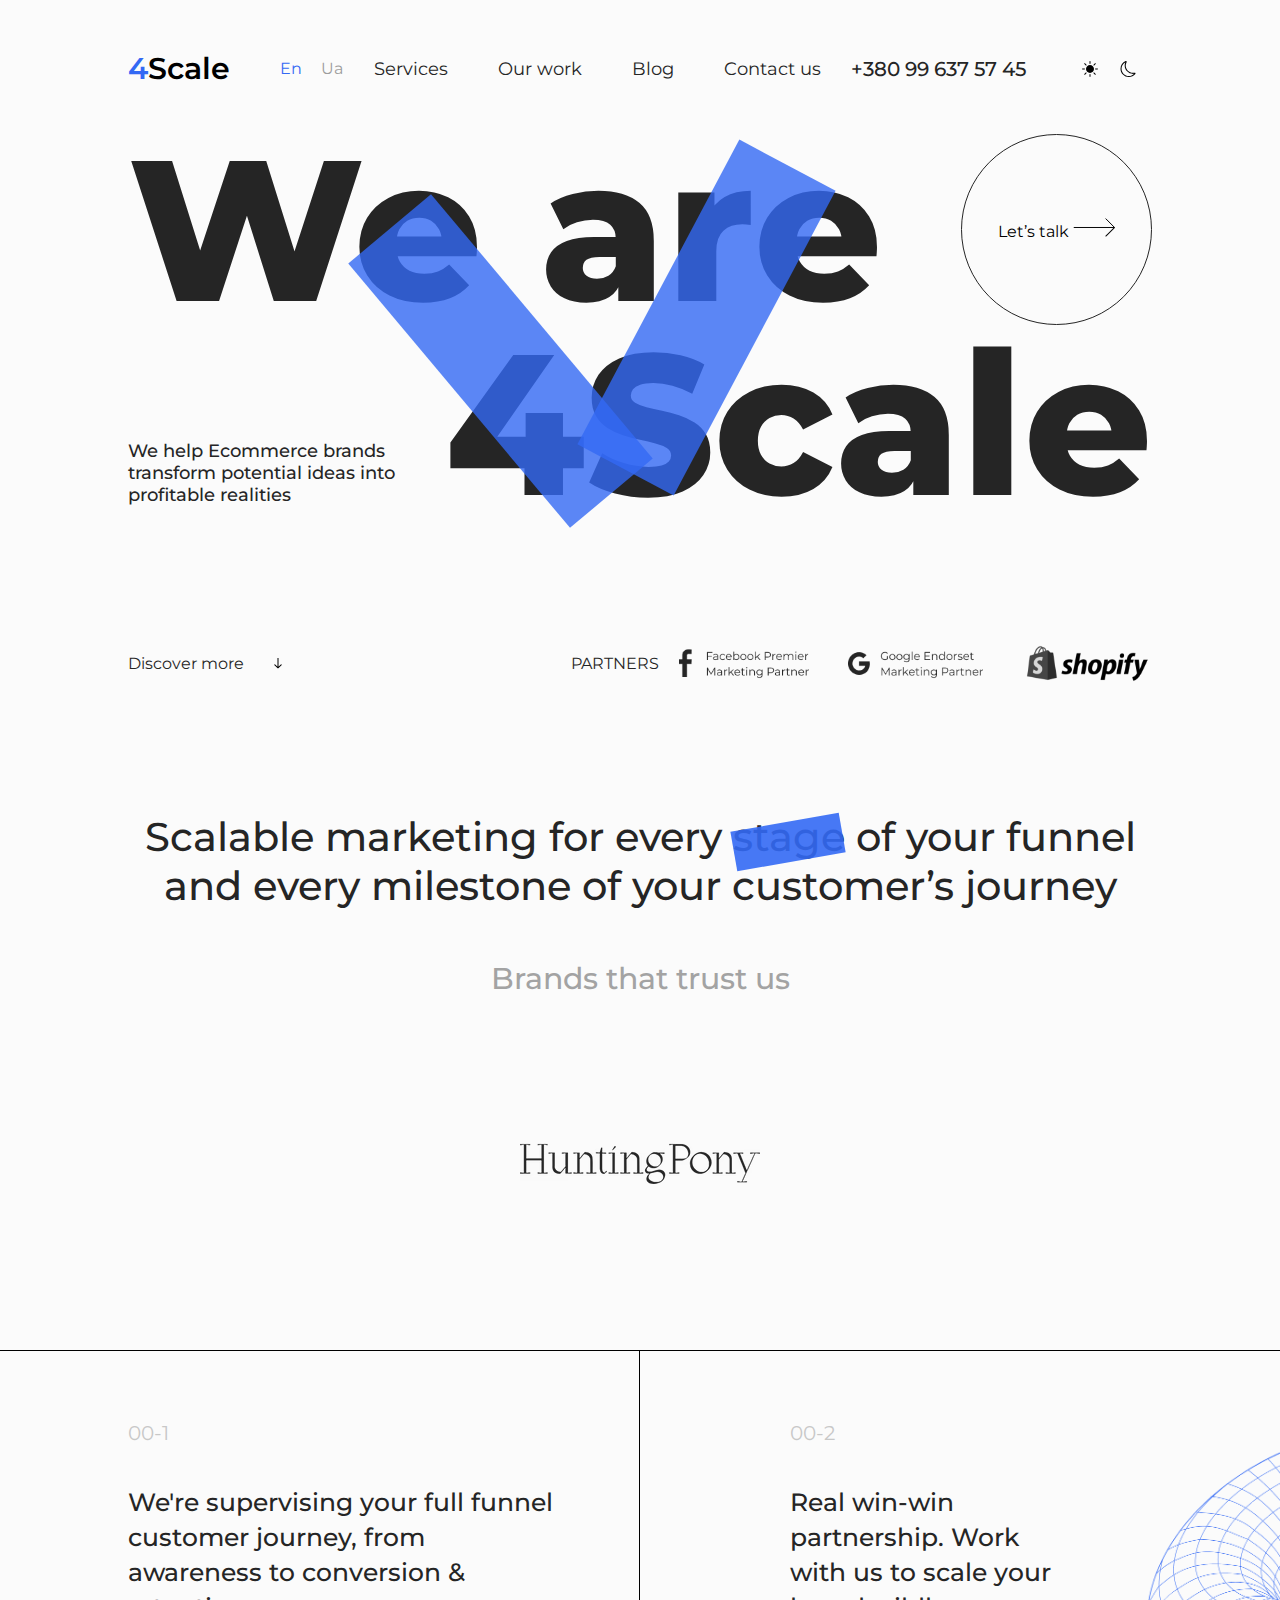
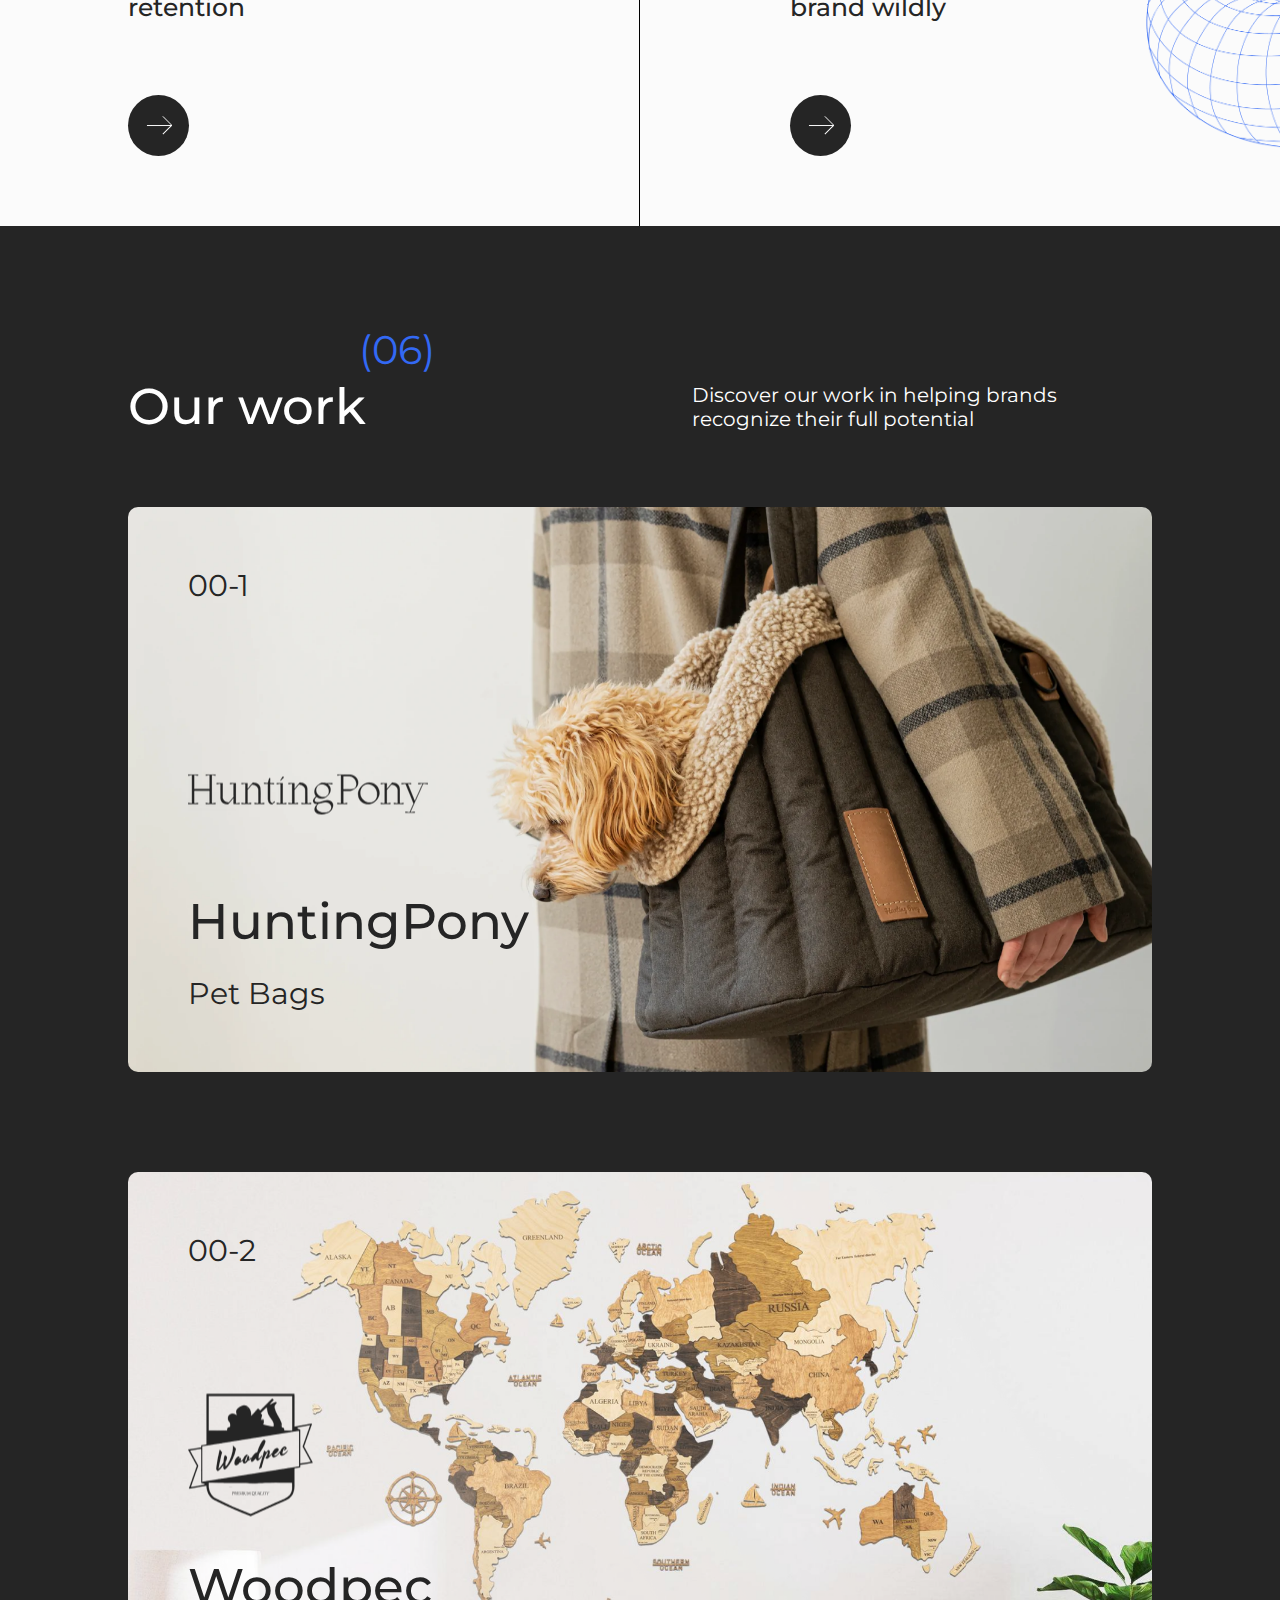
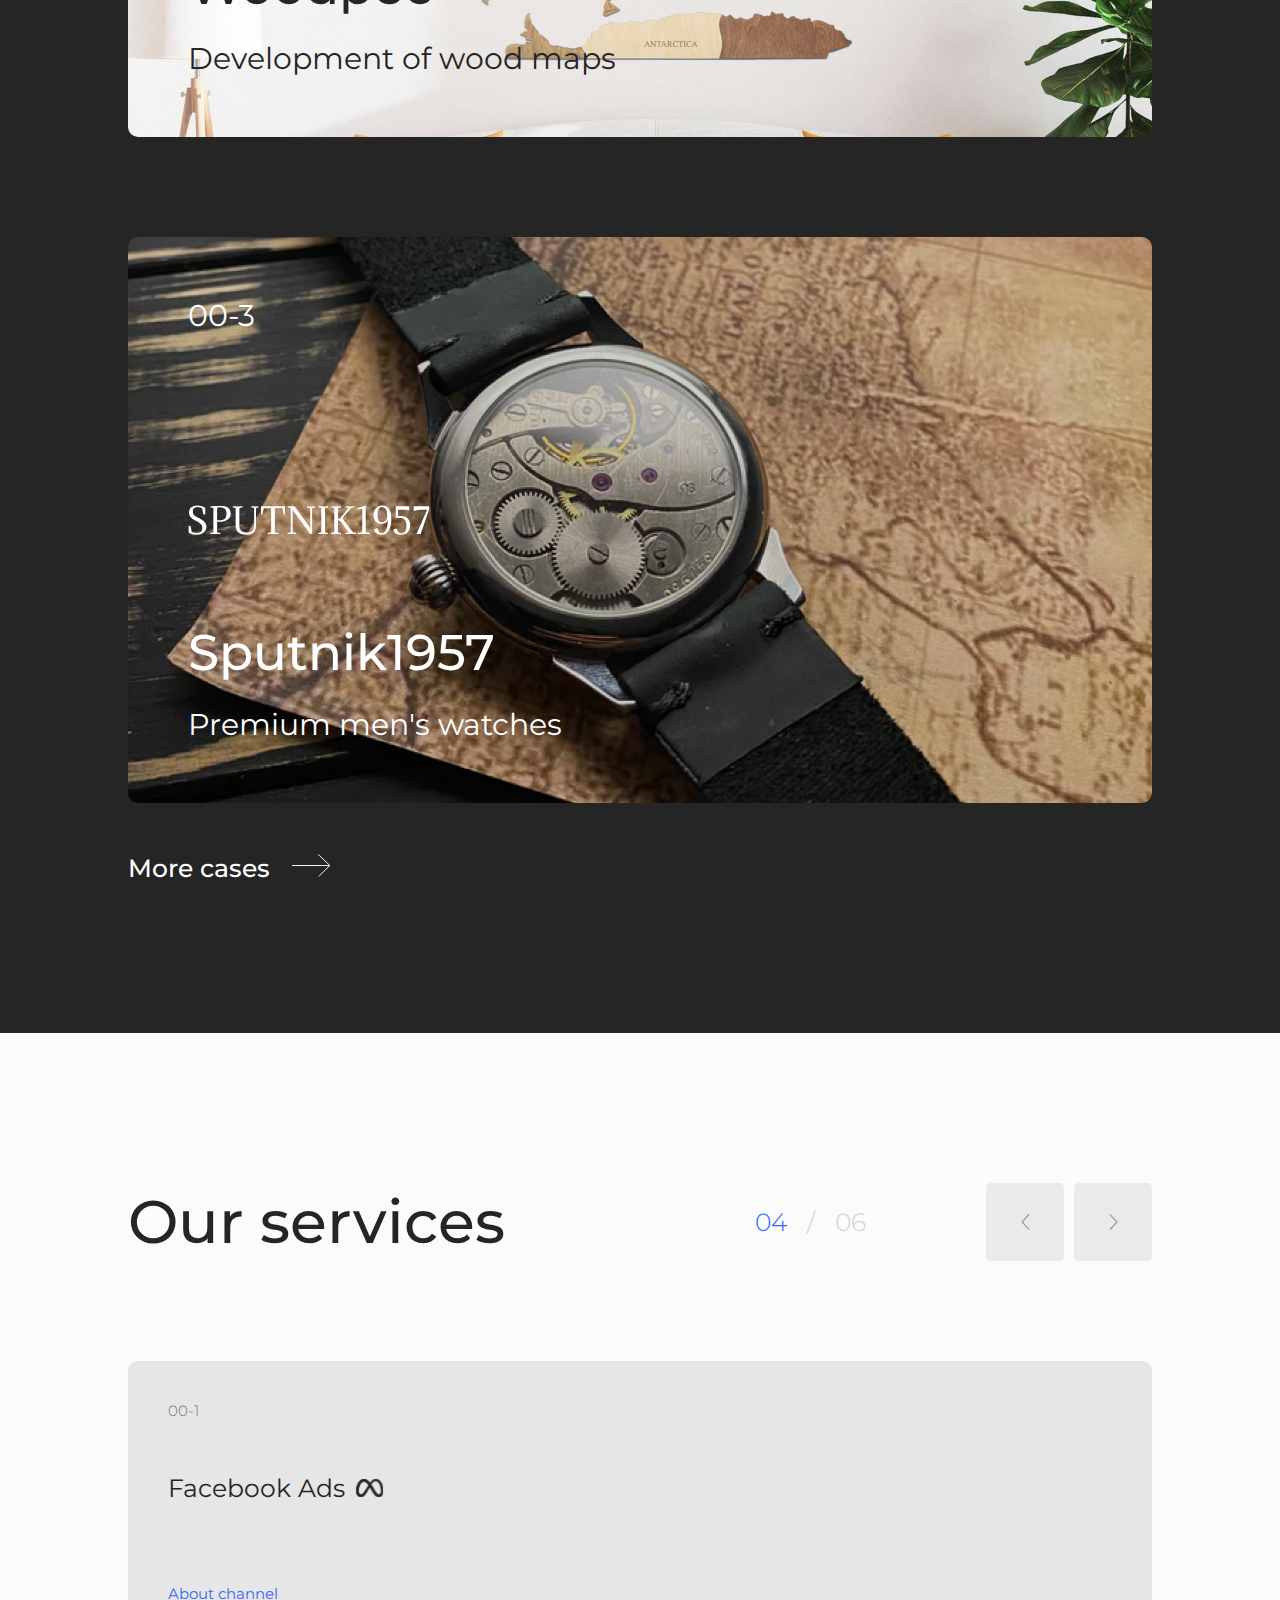
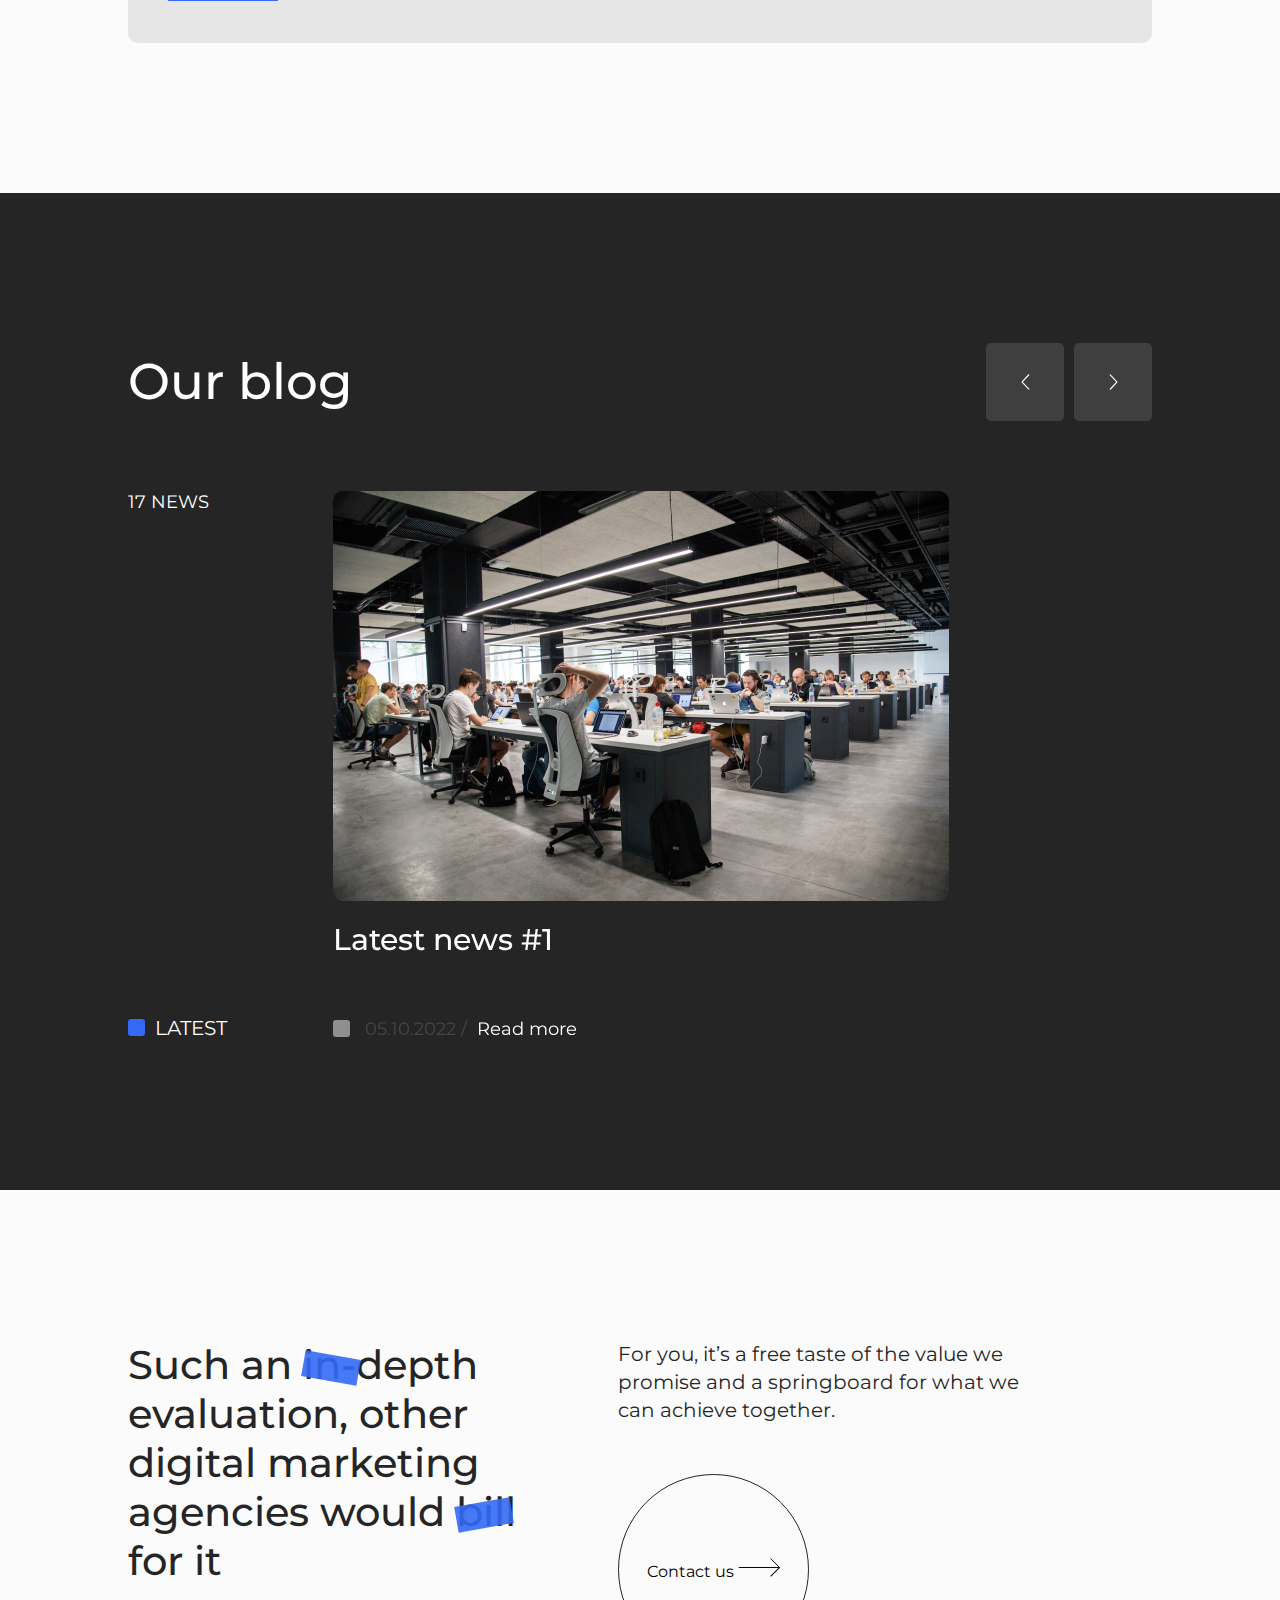
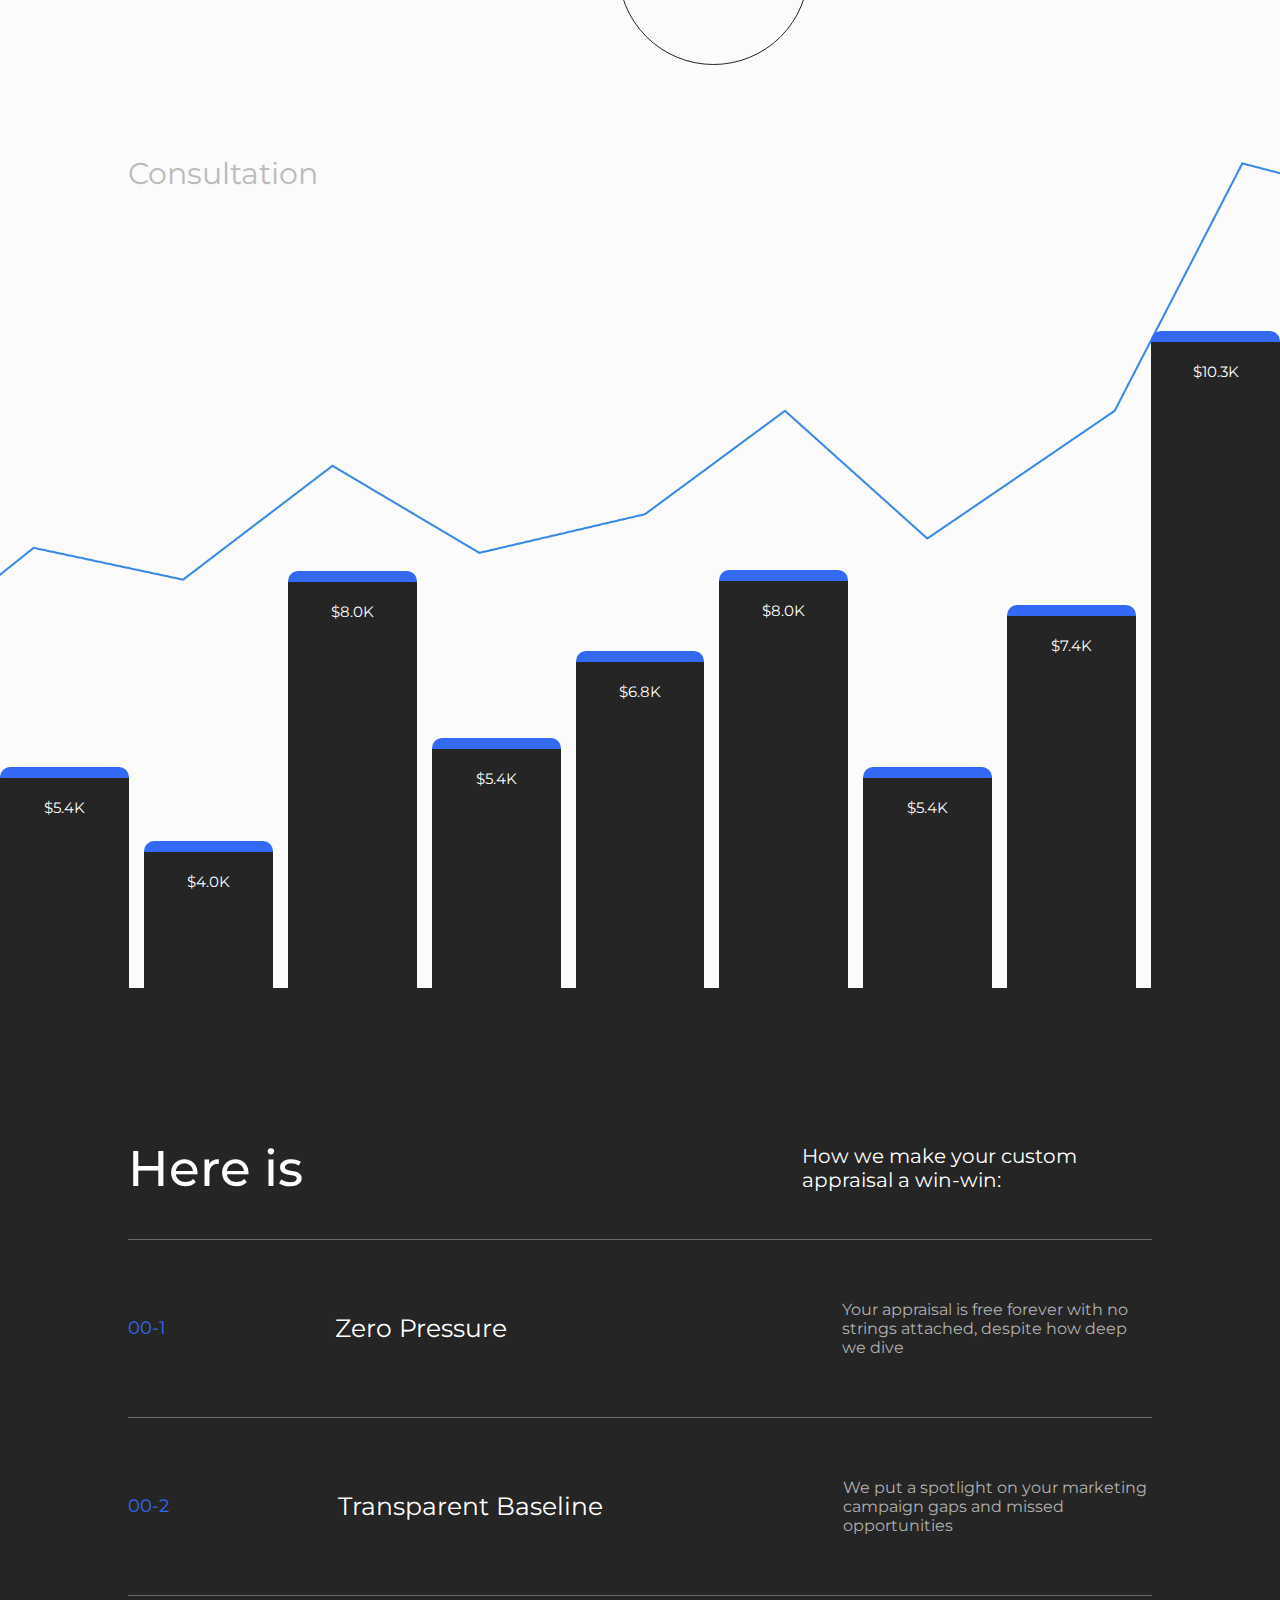
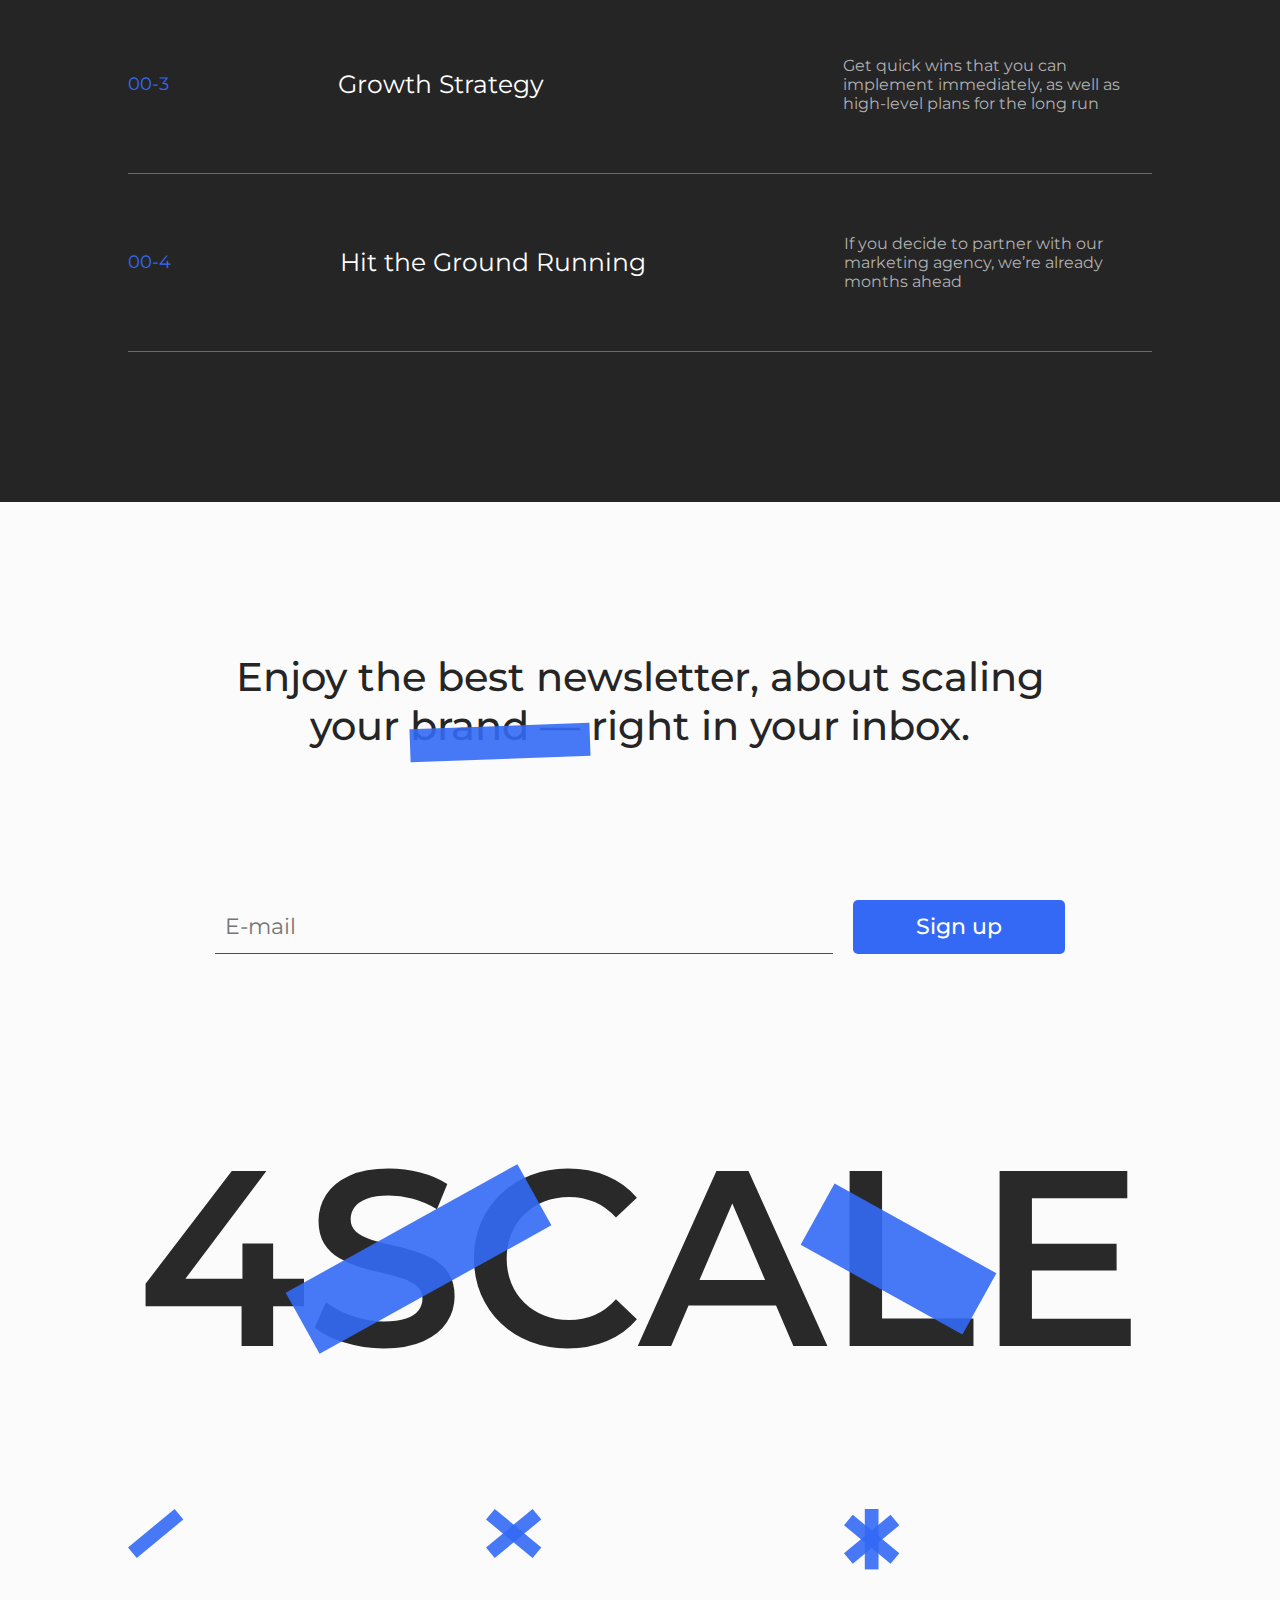
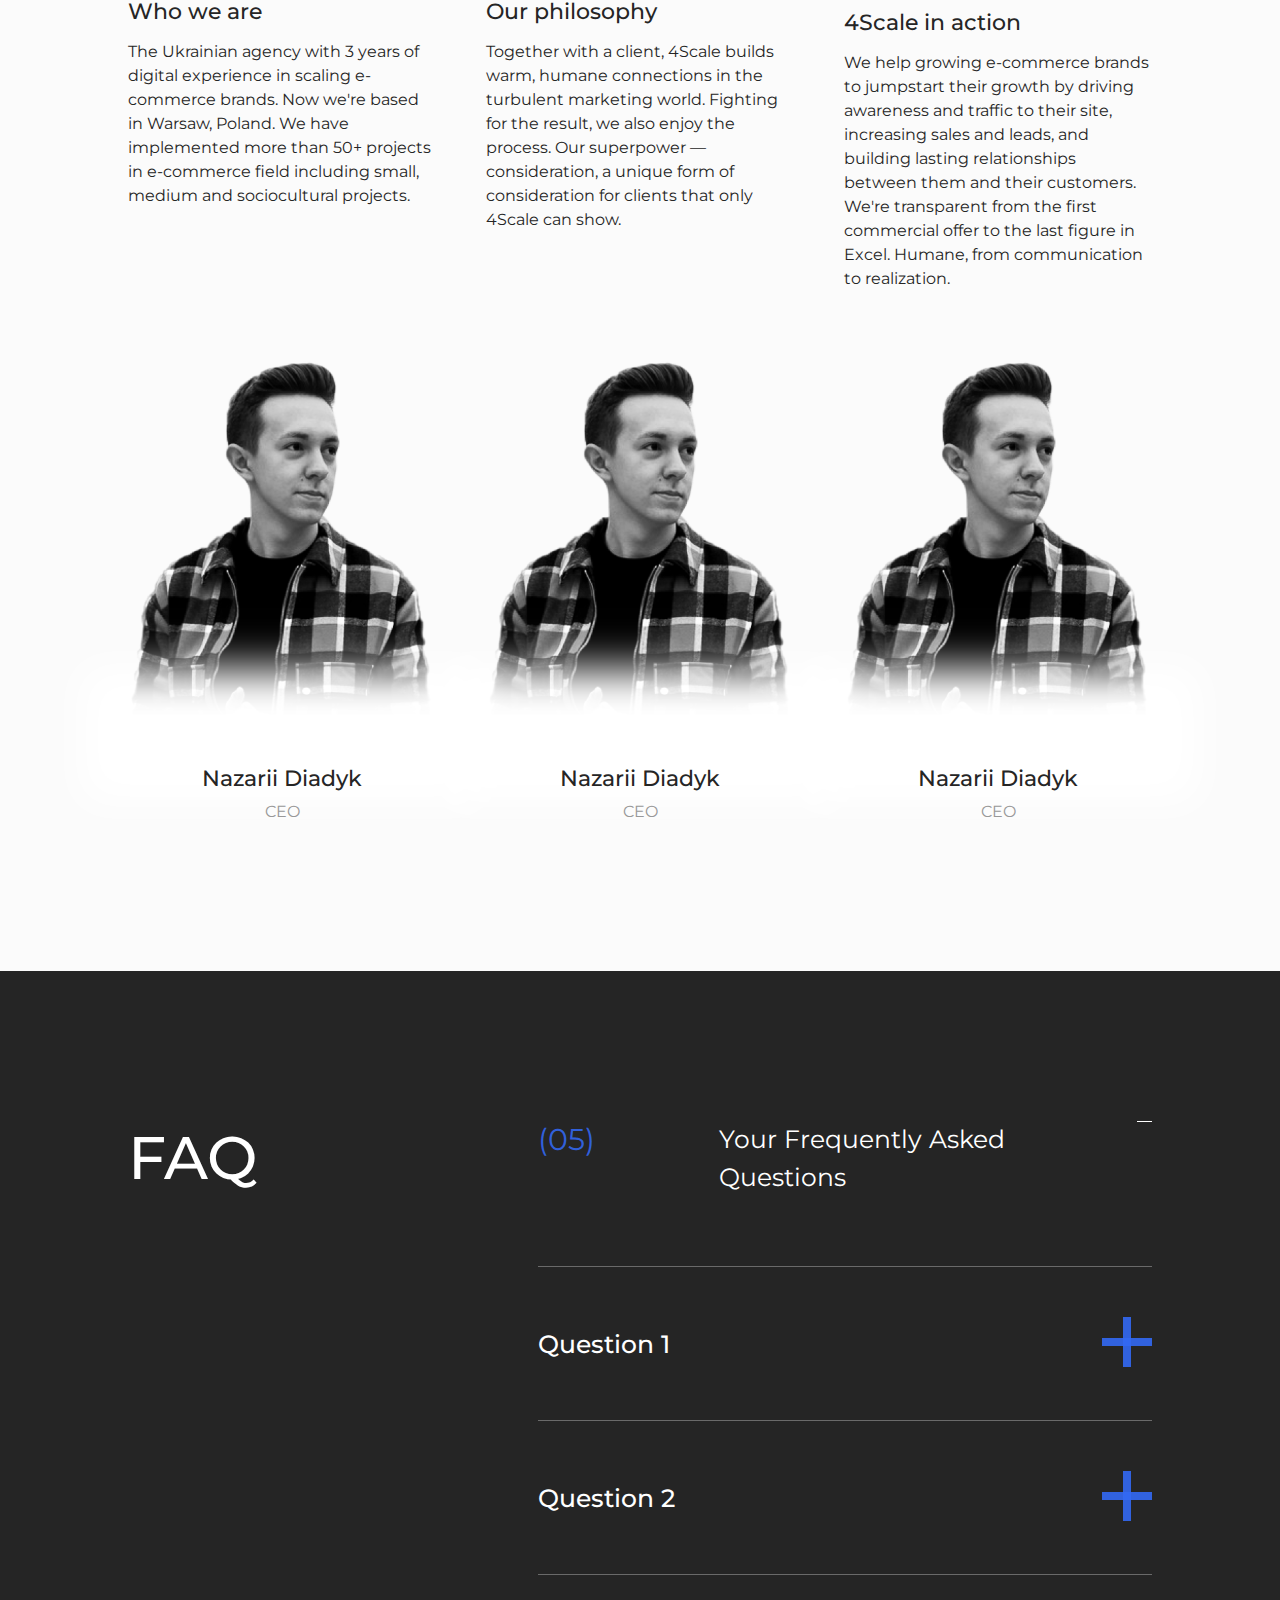
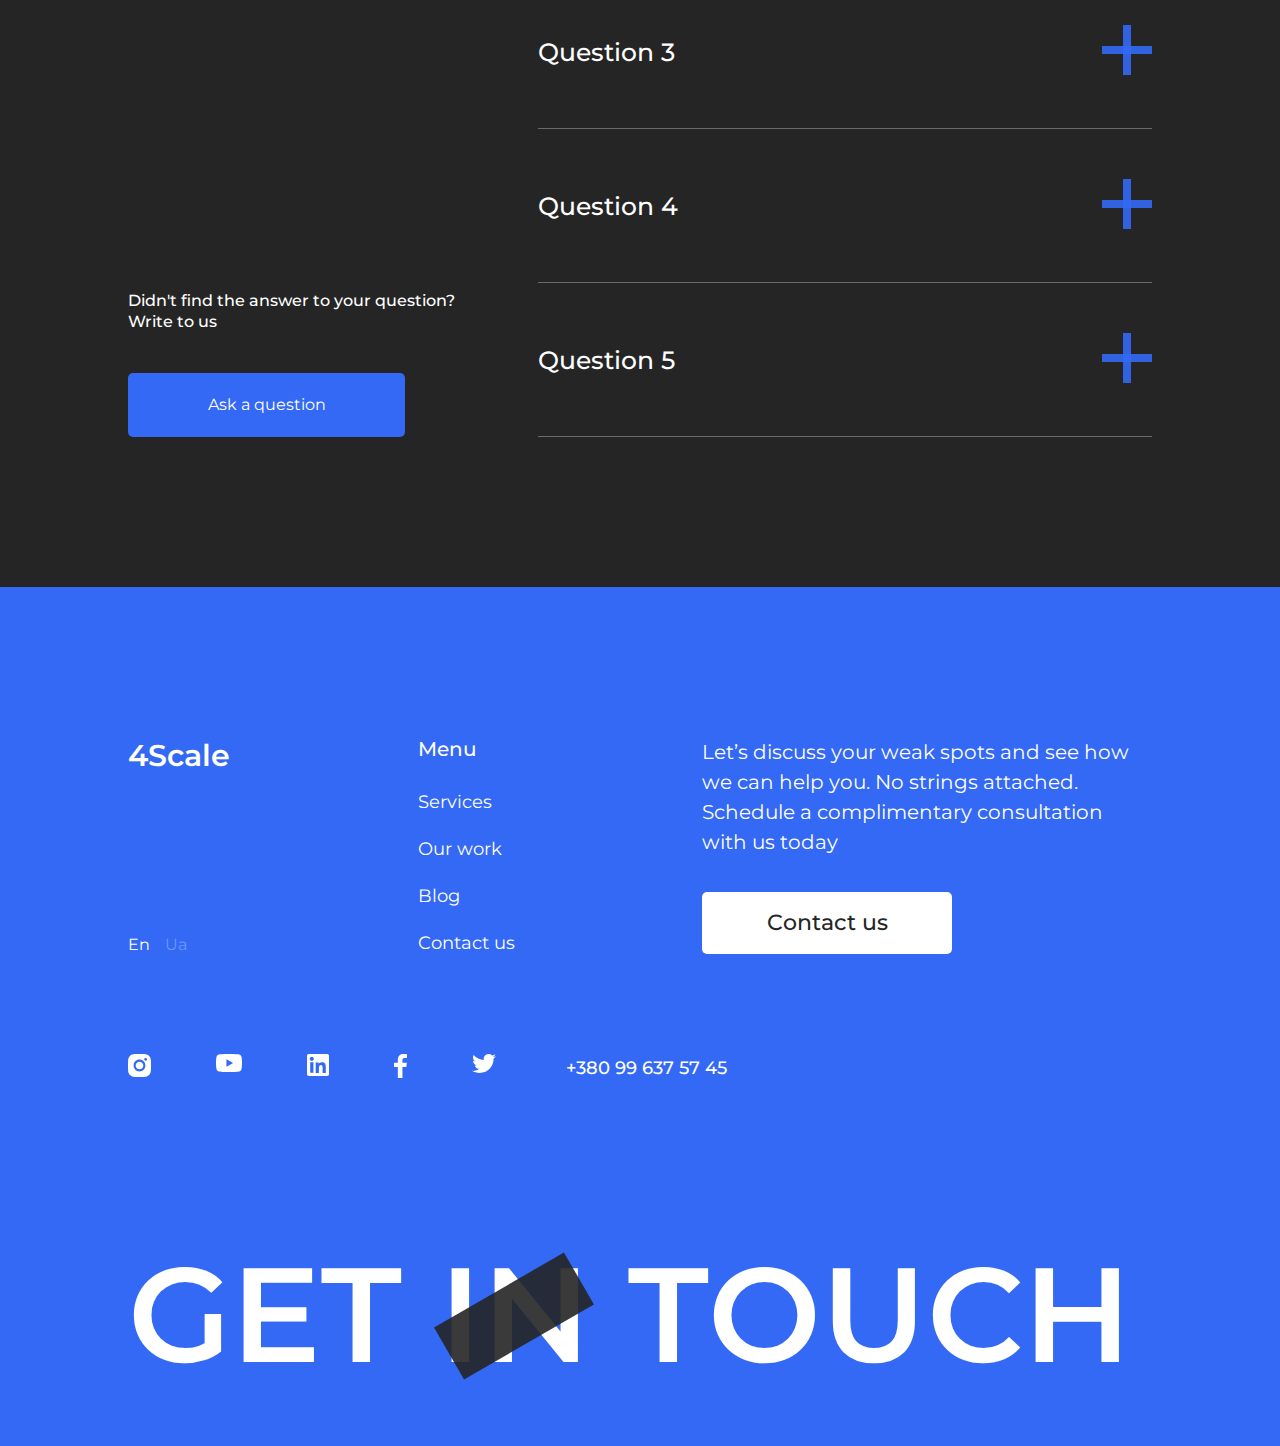
<file: index.html>
<!DOCTYPE html>
<html lang="en">
<head>
    <meta charset="UTF-8">
    <meta http-equiv="X-UA-Compatible" content="IE=edge">
    <meta name="viewport" content="width=device-width, initial-scale=1.0">
    <meta name="description" content="" > <!--TODO-->
    <meta name="keywords" content="" > <!--TODO-->
    <meta property="og:title"  content="We are 4Scale" />
    <meta property="og:description" content="We help Ecommerce brands transform potential ideas into profitable realities" />
    <meta property="og:image" content="/success/resourse/service/meta/meta_en.png" />
    <script src="https://code.jquery.com/jquery-3.6.1.min.js"integrity="sha256-o88AwQnZB+VDvE9tvIXrMQaPlFFSUTR+nldQm1LuPXQ="crossorigin="anonymous"></script>
    <link rel="stylesheet"href="https://cdn.jsdelivr.net/npm/swiper@8/swiper-bundle.min.css"/>  
    <script src="https://cdn.jsdelivr.net/npm/swiper@8/swiper-bundle.min.js"></script>
    <link rel="stylesheet" href="/success/style/style.min.css"/>
    <script src="/success/script/component/lib/jquery.cookie.js"></script>
    <title>4Scale</title>
</head>
<body>
    <div class="popup-more">
        <div class="wrapper">   
            <button class="close close-more">
                <svg width="28" height="28" viewBox="0 0 28 28" fill="none" xmlns="http://www.w3.org/2000/svg">
                    <path d="M1 1L27 27" stroke="#3369F4" stroke-width="1.5"/>
                    <path d="M27 1L0.999998 27" stroke="#3369F4" stroke-width="1.5"/>
                    </svg>                    
            </button>
            <div class="section_left">
                <h2>WE'RE SUPERVISING YOUR FULL FUNNEL CUSTOMER JOURNEY, FROM AWARENESS TO CONVERSION & RETENTION</h2>
                <span class="pre-title">Multichannel growth brand</span>
                <ol class="list">
                    <li><span class="num">01</span> <p>You can understand the true levers that make your eCommerce business grow</p> </li>
                    <li><span class="num">02</span> <p>We’ll help you execute a strategy that goes beyond “one marketing channel”, as well as effectively integrate all channels working together</p> </li>
                    <li><span class="num">03</span> <p>We’ll help you unlock your unique growth loops and put them into action with frameworks and strategies that drive rapid growth and maximize revenue potential</p> </li>
                </ol>
                <a href="#">Let’s talk</a>
            </div>
            <div class="section_right">
                <h2>REAL WIN-WIN PARTNERSHIP. Work with us to scale your brand wildly</h2>
                <ol class="list">
                    <li><span class="num">01</span> <p>Stop worrying about an agency overtaking. Our team will integrate as partners and cooperate with your existing team to become an extension of its capabilities and experience</p> </li>
                    <li><span class="num">02</span> <p>You’ll receive detailed weekly/monthly strategic reports and actions based on data. You can be fully aware of the progress we make</p> </li>
                    <li><span class="num">03</span> <p>We’ll always be in touch, give quick feedback</p> </li>
                </ol>
                <a href="#">Let’s talk</a>
            </div>
        </div>
    </div>
    <div class="service-popup">
        <div class="wrapper">
            <div class="close" id="close-service-popup">
                <svg width="28" height="28" viewBox="0 0 28 28" fill="none" xmlns="http://www.w3.org/2000/svg">
                    <path d="M1 1L27 27" stroke="#3369F4" stroke-width="1.5"/>
                    <path d="M27 1L0.999998 27" stroke="#3369F4" stroke-width="1.5"/>
                    </svg>                    
            </div>
            <div class="block" id="facebook_service_popup">
                <h3>Facebook Ads</h3>
                <p>We use a combination of rapid testing, high-converting creatives and omnichannel attribution to maximize every dollar that you put into advertising. As an eCommerce agency, 4Scale has all the up-to-date knowledge and support necessary to make sure your ad spend investment is spent efficiently.</p>
                <a href="#">Let’s talk</a>
            </div>
            <div class="block" id="tiktok_service_popup">
                <h3>TikTok Ads</h3>
                <p>With TikTok becoming the most visited website on the internet in 2021-22, deploying an ad strategy on this platform makes sense for most eCommerce brands.</p>
                <a href="#">Let’s talk</a>
            </div>
            <div class="block" id="pinterest_service_popup">
                <h3>Pinterest Ads</h3>
                <p>One of the fastest growing ad platforms since the pandemic hit is Pinterest. Often overlooked in a company's media mix, Pinterest ads enable us to zero in on users who are actively searching for relevant solutions/inspiration. </p>
                <a href="#">Let’s talk</a>
            </div>
            <div class="block" id="email_service_popup">
                <h3>Email Marketing</h3>
                <p>Email marketing should account for up to 50% of your eCommerce revenue. If it isn’t, there’s a high chance you’re leaving money on the table. </p>
                <a href="#">Let’s talk</a>
            </div>
            <div class="block" id="google_service_popup">
                <h3>Google Ads</h3>
                <p></p>
                <a href="#">Let’s talk</a>
            </div>
            <div class="block" id="convert_service_popup">
                <h3>Conversion Rate Optimization</h3>
                <p></p>
                <a href="#">Let’s talk</a>
            </div>
        </div>
    </div>
    <header>
        <div class="container">
            <div class="block">
                <div class="logo"> <span>4</span>Scale</div>
                <div class="len">
                    <a class="active">En</a>
                    <a href="#">Ua</a> <!--TODO-->
                </div>
            </div>
            <div class="block">
               <nav>
                    <ul class="list">
                        <!-- TODO -->
                        <li><a href="#">Services</a></li>
                        <li><a href="#">Our work</a></li>
                        <li><a href="#">Blog</a></li>
                        <li><a href="#">Contact us</a></li>
                    </ul>
               </nav>
            </div>
            <div class="block">
                <div class="burger">
                    <button class="open_burger"><svg width="32" height="17" viewBox="0 0 32 17" fill="none" xmlns="http://www.w3.org/2000/svg">
                        <line x1="-4.37114e-08" y1="0.5" x2="32" y2="0.499997" stroke="#252525"/>
                        <line x1="-4.37114e-08" y1="8.5" x2="32" y2="8.5" stroke="#252525"/>
                        <line x1="16" y1="16.5" x2="32" y2="16.5" stroke="#252525"/>
                        </svg></button>

                    <div class="burger_menu">
                        <div class="header">
                            <span class="title"><span>4</span>Scale</span>
                            <button class="close_burger"><svg width="28" height="28" viewBox="0 0 28 28" fill="none" xmlns="http://www.w3.org/2000/svg">
                                <path d="M1 1L27 27" stroke="white" stroke-width="1.5"/>
                                <path d="M27 1L0.999998 27" stroke="white" stroke-width="1.5"/>
                                </svg>
                                </button>                               
                        </div>
                        <ul class="list">
                            <!-- todo -->
                            <li><a href="#">Services</a></li>
                            <li><a href="#">Our work</a></li>
                            <li><a href="#">Blog</a></li>
                            <li><a href="#">Contact us</a></li>
                        </ul>
                        <div class="bottom">
                            <div class="thems">
                                <button class="ui-thems-button" data-them="white">
                                    <svg width="24" height="24" viewBox="0 0 24 24" fill="none" xmlns="http://www.w3.org/2000/svg">
                                        <path d="M18.0004 11.7783C18.0004 13.3106 17.3917 14.7802 16.3081 15.8638C15.2246 16.9473 13.755 17.5561 12.2226 17.5561C10.6902 17.5561 9.22062 16.9473 8.13707 15.8638C7.05352 14.7802 6.44479 13.3106 6.44479 11.7783C6.44479 10.2459 7.05352 8.77628 8.13707 7.69274C9.22062 6.60919 10.6902 6.00046 12.2226 6.00046C13.755 6.00046 15.2246 6.60919 16.3081 7.69274C17.3917 8.77628 18.0004 10.2459 18.0004 11.7783ZM12.2226 0.222656C12.4141 0.222656 12.5978 0.298748 12.7333 0.434191C12.8687 0.569635 12.9448 0.753335 12.9448 0.944881V3.83378C12.9448 4.02533 12.8687 4.20903 12.7333 4.34447C12.5978 4.47992 12.4141 4.55601 12.2226 4.55601C12.031 4.55601 11.8473 4.47992 11.7119 4.34447C11.5765 4.20903 11.5004 4.02533 11.5004 3.83378V0.944881C11.5004 0.753335 11.5765 0.569635 11.7119 0.434191C11.8473 0.298748 12.031 0.222656 12.2226 0.222656V0.222656ZM12.2226 19.0005C12.4141 19.0005 12.5978 19.0766 12.7333 19.212C12.8687 19.3475 12.9448 19.5312 12.9448 19.7227V22.6116C12.9448 22.8032 12.8687 22.9869 12.7333 23.1223C12.5978 23.2578 12.4141 23.3339 12.2226 23.3339C12.031 23.3339 11.8473 23.2578 11.7119 23.1223C11.5765 22.9869 11.5004 22.8032 11.5004 22.6116V19.7227C11.5004 19.5312 11.5765 19.3475 11.7119 19.212C11.8473 19.0766 12.031 19.0005 12.2226 19.0005ZM23.7782 11.7783C23.7782 11.9698 23.7021 12.1535 23.5667 12.2889C23.4312 12.4244 23.2475 12.5005 23.056 12.5005H20.1671C19.9755 12.5005 19.7918 12.4244 19.6564 12.2889C19.5209 12.1535 19.4448 11.9698 19.4448 11.7783C19.4448 11.5867 19.5209 11.403 19.6564 11.2676C19.7918 11.1321 19.9755 11.056 20.1671 11.056H23.056C23.2475 11.056 23.4312 11.1321 23.5667 11.2676C23.7021 11.403 23.7782 11.5867 23.7782 11.7783ZM5.00034 11.7783C5.00034 11.9698 4.92425 12.1535 4.78881 12.2889C4.65336 12.4244 4.46966 12.5005 4.27812 12.5005H1.38922C1.19767 12.5005 1.01397 12.4244 0.878527 12.2889C0.743084 12.1535 0.666992 11.9698 0.666992 11.7783C0.666992 11.5867 0.743084 11.403 0.878527 11.2676C1.01397 11.1321 1.19767 11.056 1.38922 11.056H4.27812C4.46966 11.056 4.65336 11.1321 4.78881 11.2676C4.92425 11.403 5.00034 11.5867 5.00034 11.7783ZM20.3939 3.607C20.5292 3.74244 20.6053 3.92611 20.6053 4.11762C20.6053 4.30912 20.5292 4.49279 20.3939 4.62823L18.3514 6.67213C18.2842 6.73918 18.2045 6.79235 18.1168 6.82861C18.0292 6.86486 17.9352 6.88349 17.8403 6.88342C17.6486 6.88328 17.4649 6.80702 17.3294 6.6714C17.2624 6.60426 17.2092 6.52456 17.173 6.43686C17.1367 6.34916 17.1181 6.25518 17.1182 6.16028C17.1183 5.96863 17.1946 5.78488 17.3302 5.64946L19.3726 3.607C19.5081 3.47161 19.6917 3.39555 19.8832 3.39555C20.0747 3.39555 20.2584 3.47161 20.3939 3.607ZM7.11502 16.8858C7.25042 17.0213 7.32648 17.2049 7.32648 17.3964C7.32648 17.588 7.25042 17.7716 7.11502 17.9071L5.07257 19.9495C4.93635 20.0811 4.75392 20.1539 4.56455 20.1522C4.37519 20.1506 4.19404 20.0746 4.06014 19.9407C3.92623 19.8068 3.85028 19.6257 3.84863 19.4363C3.84698 19.2469 3.91978 19.0645 4.05134 18.9283L6.09379 16.8858C6.22923 16.7504 6.4129 16.6744 6.60441 16.6744C6.79591 16.6744 6.97958 16.7504 7.11502 16.8858ZM20.3939 19.9495C20.2584 20.0849 20.0747 20.161 19.8832 20.161C19.6917 20.161 19.5081 20.0849 19.3726 19.9495L17.3302 17.9071C17.1986 17.7708 17.1258 17.5884 17.1275 17.399C17.1291 17.2097 17.2051 17.0285 17.339 16.8946C17.4729 16.7607 17.654 16.6848 17.8434 16.6831C18.0327 16.6815 18.2152 16.7543 18.3514 16.8858L20.3939 18.9283C20.5292 19.0637 20.6053 19.2474 20.6053 19.4389C20.6053 19.6304 20.5292 19.8141 20.3939 19.9495ZM7.11502 6.67213C6.97958 6.80752 6.79591 6.88359 6.60441 6.88359C6.4129 6.88359 6.22923 6.80752 6.09379 6.67213L4.05134 4.62823C3.98236 4.56161 3.92734 4.48191 3.88949 4.3938C3.85164 4.30568 3.83171 4.21091 3.83088 4.11502C3.83005 4.01912 3.84832 3.92402 3.88463 3.83526C3.92095 3.7465 3.97458 3.66586 4.04239 3.59805C4.1102 3.53024 4.19084 3.47661 4.2796 3.4403C4.36835 3.40398 4.46346 3.38571 4.55935 3.38654C4.65525 3.38738 4.75002 3.4073 4.83813 3.44515C4.92625 3.483 5.00594 3.53802 5.07257 3.607L7.11502 5.64946C7.18228 5.71654 7.23564 5.79624 7.27205 5.88399C7.30846 5.97173 7.3272 6.06579 7.3272 6.16079C7.3272 6.25579 7.30846 6.34985 7.27205 6.4376C7.23564 6.52534 7.18228 6.60504 7.11502 6.67213Z" fill="white"/>
                                        </svg>
                                                                    
                                </button>
                                <button class="ui-thems-button" data-them="dark">
                                    <svg width="22" height="24" viewBox="0 0 22 24" fill="none" xmlns="http://www.w3.org/2000/svg">
                                        <path d="M9.00069 0.623234C9.14168 0.794564 9.22806 1.00424 9.24866 1.22517C9.26926 1.4461 9.22313 1.66813 9.11624 1.86257C8.28115 3.39582 7.84503 5.11446 7.84802 6.86037C7.84802 12.6685 12.5829 17.3716 18.4185 17.3716C19.1797 17.3716 19.9207 17.2922 20.6328 17.1405C20.8511 17.0933 21.0785 17.1113 21.2866 17.1925C21.4947 17.2737 21.6742 17.4144 21.8029 17.597C21.9386 17.7868 22.0078 18.0163 21.9997 18.2495C21.9916 18.4828 21.9067 18.7069 21.7581 18.8869C20.6252 20.2785 19.196 21.3998 17.5747 22.1689C15.9534 22.9381 14.1809 23.3357 12.3865 23.3329C5.72756 23.3329 0.333984 17.9682 0.333984 11.3584C0.333984 6.3837 3.38755 2.1168 7.73535 0.308344C7.95193 0.216812 8.19236 0.198025 8.42052 0.254806C8.64869 0.311587 8.85227 0.44087 9.00069 0.623234ZM7.35112 2.11535C5.67932 3.01211 4.28172 4.34507 3.30685 5.97256C2.33199 7.60005 1.81628 9.46126 1.81455 11.3584C1.81455 17.1651 6.5509 21.8682 12.3865 21.8682C13.7839 21.8706 15.1679 21.5959 16.4585 21.0598C17.749 20.5238 18.9204 19.7371 19.9048 18.7453C19.4181 18.806 18.9226 18.8363 18.4185 18.8363C11.7596 18.8363 6.36745 13.4716 6.36745 6.86182C6.36745 5.17614 6.71701 3.57136 7.35112 2.11535Z" fill="white"/>
                                        </svg>                                                                                         
                                </button>
                            </div>
                            <span class="phone">+38 099 637 57 45</span>
                        </div>
                    </div>
                        
                </div>
                <a class="tel_link" href="tel:+380996375745">+380 99 637 57 45</a>
                <div class="thems">
                    <button class="ui-thems-button" data-them="white">
                        <svg width="16" height="16" viewBox="0 0 16 16" fill="none" xmlns="http://www.w3.org/2000/svg">
                            <path d="M12 8C12 9.06087 11.5786 10.0783 10.8284 10.8284C10.0783 11.5786 9.06087 12 8 12C6.93913 12 5.92172 11.5786 5.17157 10.8284C4.42143 10.0783 4 9.06087 4 8C4 6.93913 4.42143 5.92172 5.17157 5.17157C5.92172 4.42143 6.93913 4 8 4C9.06087 4 10.0783 4.42143 10.8284 5.17157C11.5786 5.92172 12 6.93913 12 8ZM8 0C8.13261 0 8.25979 0.0526784 8.35355 0.146447C8.44732 0.240215 8.5 0.367392 8.5 0.5V2.5C8.5 2.63261 8.44732 2.75979 8.35355 2.85355C8.25979 2.94732 8.13261 3 8 3C7.86739 3 7.74021 2.94732 7.64645 2.85355C7.55268 2.75979 7.5 2.63261 7.5 2.5V0.5C7.5 0.367392 7.55268 0.240215 7.64645 0.146447C7.74021 0.0526784 7.86739 0 8 0V0ZM8 13C8.13261 13 8.25979 13.0527 8.35355 13.1464C8.44732 13.2402 8.5 13.3674 8.5 13.5V15.5C8.5 15.6326 8.44732 15.7598 8.35355 15.8536C8.25979 15.9473 8.13261 16 8 16C7.86739 16 7.74021 15.9473 7.64645 15.8536C7.55268 15.7598 7.5 15.6326 7.5 15.5V13.5C7.5 13.3674 7.55268 13.2402 7.64645 13.1464C7.74021 13.0527 7.86739 13 8 13ZM16 8C16 8.13261 15.9473 8.25979 15.8536 8.35355C15.7598 8.44732 15.6326 8.5 15.5 8.5H13.5C13.3674 8.5 13.2402 8.44732 13.1464 8.35355C13.0527 8.25979 13 8.13261 13 8C13 7.86739 13.0527 7.74021 13.1464 7.64645C13.2402 7.55268 13.3674 7.5 13.5 7.5H15.5C15.6326 7.5 15.7598 7.55268 15.8536 7.64645C15.9473 7.74021 16 7.86739 16 8ZM3 8C3 8.13261 2.94732 8.25979 2.85355 8.35355C2.75979 8.44732 2.63261 8.5 2.5 8.5H0.5C0.367392 8.5 0.240215 8.44732 0.146447 8.35355C0.0526784 8.25979 0 8.13261 0 8C0 7.86739 0.0526784 7.74021 0.146447 7.64645C0.240215 7.55268 0.367392 7.5 0.5 7.5H2.5C2.63261 7.5 2.75979 7.55268 2.85355 7.64645C2.94732 7.74021 3 7.86739 3 8ZM13.657 2.343C13.7507 2.43676 13.8034 2.56392 13.8034 2.6965C13.8034 2.82908 13.7507 2.95624 13.657 3.05L12.243 4.465C12.1965 4.51142 12.1413 4.54823 12.0806 4.57333C12.0199 4.59843 11.9548 4.61132 11.8891 4.61128C11.7565 4.61118 11.6293 4.55839 11.5355 4.4645C11.4891 4.41801 11.4523 4.36284 11.4272 4.30212C11.4021 4.24141 11.3892 4.17634 11.3892 4.11065C11.3893 3.97796 11.4421 3.85075 11.536 3.757L12.95 2.343C13.0438 2.24926 13.1709 2.19661 13.3035 2.19661C13.4361 2.19661 13.5632 2.24926 13.657 2.343ZM4.464 11.536C4.55774 11.6298 4.61039 11.7569 4.61039 11.8895C4.61039 12.0221 4.55774 12.1492 4.464 12.243L3.05 13.657C2.9557 13.7481 2.8294 13.7985 2.6983 13.7973C2.5672 13.7962 2.44179 13.7436 2.34909 13.6509C2.25639 13.5582 2.2038 13.4328 2.20266 13.3017C2.20152 13.1706 2.25192 13.0443 2.343 12.95L3.757 11.536C3.85076 11.4423 3.97792 11.3896 4.1105 11.3896C4.24308 11.3896 4.37024 11.4423 4.464 11.536ZM13.657 13.657C13.5632 13.7507 13.4361 13.8034 13.3035 13.8034C13.1709 13.8034 13.0438 13.7507 12.95 13.657L11.536 12.243C11.4449 12.1487 11.3945 12.0224 11.3957 11.8913C11.3968 11.7602 11.4494 11.6348 11.5421 11.5421C11.6348 11.4494 11.7602 11.3968 11.8913 11.3957C12.0224 11.3945 12.1487 11.4449 12.243 11.536L13.657 12.95C13.7507 13.0438 13.8034 13.1709 13.8034 13.3035C13.8034 13.4361 13.7507 13.5632 13.657 13.657ZM4.464 4.465C4.37024 4.55874 4.24308 4.61139 4.1105 4.61139C3.97792 4.61139 3.85076 4.55874 3.757 4.465L2.343 3.05C2.29524 3.00388 2.25715 2.9487 2.23095 2.8877C2.20474 2.8267 2.19095 2.76109 2.19037 2.6947C2.1898 2.62831 2.20245 2.56247 2.22759 2.50102C2.25273 2.43957 2.28986 2.38375 2.3368 2.3368C2.38375 2.28986 2.43957 2.25273 2.50102 2.22759C2.56247 2.20245 2.62831 2.1898 2.6947 2.19037C2.76109 2.19095 2.8267 2.20474 2.8877 2.23095C2.9487 2.25715 3.00388 2.29524 3.05 2.343L4.464 3.757C4.51056 3.80345 4.54751 3.85862 4.57271 3.91937C4.59792 3.98011 4.61089 4.04523 4.61089 4.111C4.61089 4.17677 4.59792 4.24189 4.57271 4.30263C4.54751 4.36338 4.51056 4.41855 4.464 4.465Z" fill="black"/>
                            </svg>                            
                    </button>
                    <button class="ui-thems-button" data-them="dark">
                        <svg width="16" height="16" viewBox="0 0 15 16" fill="none" xmlns="http://www.w3.org/2000/svg">
                            <path d="M6 0.277322C6.09761 0.395934 6.15741 0.541094 6.17168 0.694045C6.18594 0.846995 6.154 1.00071 6.08 1.13532C5.50186 2.1968 5.19993 3.38662 5.202 4.59532C5.202 8.61632 8.48 11.8723 12.52 11.8723C13.047 11.8723 13.56 11.8173 14.053 11.7123C14.2041 11.6796 14.3615 11.6921 14.5056 11.7483C14.6497 11.8045 14.774 11.9019 14.863 12.0283C14.957 12.1598 15.0049 12.3186 14.9993 12.4801C14.9937 12.6416 14.9349 12.7967 14.832 12.9213C14.0477 13.8848 13.0582 14.661 11.9358 15.1935C10.8134 15.726 9.58632 16.0013 8.344 15.9993C3.734 15.9993 0 12.2853 0 7.70932C0 4.26532 2.114 1.31132 5.124 0.0593219C5.27394 -0.00404621 5.44039 -0.0170522 5.59835 0.0222576C5.75631 0.0615674 5.89725 0.151071 6 0.277322ZM4.858 1.31032C3.7006 1.93115 2.73304 2.85396 2.05813 3.98068C1.38323 5.1074 1.0262 6.39593 1.025 7.70932C1.025 11.7293 4.304 14.9853 8.344 14.9853C9.31144 14.987 10.2696 14.7968 11.1631 14.4257C12.0565 14.0546 12.8675 13.5099 13.549 12.8233C13.212 12.8653 12.869 12.8863 12.52 12.8863C7.91 12.8863 4.177 9.17232 4.177 4.59632C4.177 3.42932 4.419 2.31832 4.858 1.31032Z" fill="black"/>
                            </svg>                                                    
                    </button>
                </div>
            </div>
        </div>
    </header>
    <main class="main-page">
        <section class="section__main">
            <div class="container">
                <div class="header ft">
                    <h1 style="display: none;">We are 4Scale</h1>
                    <span class="bigTxt">We are</span>
                    <button class="ui-talks">
                        <span> <span>Let’s talk</span> <svg width="42" height="19" viewBox="0 0 42 19" fill="none" xmlns="http://www.w3.org/2000/svg">
                            <line x1="0.748047" y1="9.48928" x2="41.7615" y2="9.48928" stroke="black" stroke-width="0.97651"/>
                            <line x1="41.4165" y1="9.34622" x2="32.6279" y2="0.557634" stroke="black" stroke-width="0.97651"/>
                            <line y1="-0.488255" x2="12.4289" y2="-0.488255" transform="matrix(-0.707107 0.707107 0.707107 0.707107 41.7617 9.97656)" stroke="black" stroke-width="0.97651"/>
                            </svg>
                            </span>
                    </button>
                </div>
                <div class="header sc">
                    <p>We help Ecommerce brands transform potential ideas into profitable realities</p>
                    <span class="bigTxt">4Scale</span>
                </div>
                <div class="footer">
                    <a href="#">Discover more <svg width="8" height="11" viewBox="0 0 8 11" fill="none" xmlns="http://www.w3.org/2000/svg">
                        <path d="M3.64645 10.3536C3.84171 10.5488 4.15829 10.5488 4.35355 10.3536L7.53553 7.17157C7.7308 6.97631 7.7308 6.65973 7.53553 6.46447C7.34027 6.2692 7.02369 6.2692 6.82843 6.46447L4 9.29289L1.17157 6.46447C0.976311 6.2692 0.659729 6.2692 0.464466 6.46447C0.269204 6.65973 0.269204 6.97631 0.464466 7.17157L3.64645 10.3536ZM3.5 2.18557e-08L3.5 10L4.5 10L4.5 -2.18557e-08L3.5 2.18557e-08Z" fill="black"/>
                        </svg>
                    </a>
                    <div class="partners">
                        <span class="title">PARTNERS</span>
                        <div class="images">
                            <img data-them-img="/success/resourse/resours/sponsors/2-dark.png" src="/success/resourse/resours/sponsors/2.png" alt="sponsors" />
                            <img data-them-img="/success/resourse/resours/sponsors/3-dark.png" src="/success/resourse/resours/sponsors/3.png" alt="sponsors" />
                            <img data-them-img="/success/resourse/resours/sponsors/1-dark.png" src="/success/resourse/resours/sponsors/1.png" alt="sponsors" />
                        </div>
                    </div>
                </div>
            </div>
        </section>
        <section class="section__products">
            <div class="container">
                <p>Scalable marketing for every <span>stage</span> of your funnel
                    and every milestone of your customer’s journey</p>
                <span class="pre">Brands that trust us</span>
                <div class="swiper swiper-products">
                    <div class="swiper-wrapper">
                        <div class="swiper-slide"><img style="width: 240px; height: auto;" src="/success/resourse/resours/products/HP.png" data-them-img="/success/resourse/resours/products/white/1.png" alt="product"/></div>
                        <div class="swiper-slide"><img style="width: 125px; height: auto;" src="/success/resourse/resours/products/WP.png" data-them-img="/success/resourse/resours/products/white/2.png" alt="product" alt="product"/></div>
                        <div class="swiper-slide"><img style="width: 158px; height: auto;" src="/success/resourse/resours/products/NU.png" data-them-img="/success/resourse/resours/products/white/3.png" alt="product"alt="product"/></div>
                        <div class="swiper-slide"><img style="width: 212px; height: auto;" src="/success/resourse/resours/products/TH.png" data-them-img="/success/resourse/resours/products/white/4.png" alt="product"alt="product"/></div>
                        <div class="swiper-slide"><img style="width: 240px; height: auto;" src="/success/resourse/resours/products/S7.png" data-them-img="/success/resourse/resours/products/white/5.png" alt="product"alt="product"/></div>
                        <div class="swiper-slide"><img style="width: 200px; height: auto;" src="/success/resourse/resours/products/CT.png" alt="product"/></div>
                    </div>
                </div>
            </div>
        </section>
        <section class="section__brends">
            <div class="container_full">
                <div class="container">
                    <div class="block">
                        <span class="num">00-1</span>
                        <p>We're supervising your full funnel customer journey, from awareness to conversion & retention</p>
                        <div class="wrapper">
                            <button class="ui-btn-2" data-popup-section="left">
                                <svg width="26" height="19" viewBox="0 0 26 19" fill="none" xmlns="http://www.w3.org/2000/svg">
                                    <line x1="0.962891" y1="9.52249" x2="25.9629" y2="9.52248" stroke="white" stroke-width="0.97651"/>
                                    <line x1="25.6313" y1="9.14505" x2="16.8427" y2="0.356462" stroke="white" stroke-width="0.97651"/>
                                    <line y1="-0.488255" x2="12.4289" y2="-0.488255" transform="matrix(-0.707107 0.707107 0.707107 0.707107 25.9766 9.77539)" stroke="white" stroke-width="0.97651"/>
                                    </svg>                                
                            </button>
                            <span class="title">Learn more</span>
                        </div>
                    </div>
                    <div class="block">
                        <span class="num">00-2</span>
                        <p>Real win-win partnership. Work with us to scale your brand wildly</p>
                        <div class="wrapper">
                            <button class="ui-btn-2" data-popup-section="right">
                                <svg width="26" height="19" viewBox="0 0 26 19" fill="none" xmlns="http://www.w3.org/2000/svg">
                                    <line x1="0.962891" y1="9.52249" x2="25.9629" y2="9.52248" stroke="white" stroke-width="0.97651"/>
                                    <line x1="25.6313" y1="9.14505" x2="16.8427" y2="0.356462" stroke="white" stroke-width="0.97651"/>
                                    <line y1="-0.488255" x2="12.4289" y2="-0.488255" transform="matrix(-0.707107 0.707107 0.707107 0.707107 25.9766 9.77539)" stroke="white" stroke-width="0.97651"/>
                                    </svg>                                
                            </button>
                            <span class="title">Learn more</span>
                        </div>
                    </div>
                </div>
                
                <div class="backgrounds_images">
                    <img class="bg_1" src="/success/resourse/service/background/background.3.1.png" alt="bg"/>
                </div>
            </div>
        </section>
        <section class="section__ourWork">
            <div class="container">
                <div class="header">
                    <h2>Our work <sup>(06)</sup></h2>
                    <p>Discover our work in helping brands recognize their full potential</p>
                    <div class="mobile_extra">
                        <span class="title">Press to learn more</span>
                        <svg width="20" height="20" viewBox="0 0 20 20" fill="none" xmlns="http://www.w3.org/2000/svg">
                            <circle cx="9.99993" cy="10.0004" r="5.71429" fill="#3369F4"/>
                            <circle cx="10" cy="10" r="9.5" stroke="#3369F4"/>
                            </svg>
                            
                    </div>
                </div>
                <div class="wrapper_works">
                    <!-- todo links -->
                   <div class="slide">
                        <div class="images_wrapper">
                            <img src="/success/resourse/resours/work/1.png" alt="image" />
                            <div class="onclick_wrapper">
                                <a href="#">
                                    <span>Read more</span>

                                    <svg width="53" height="25" viewBox="0 0 53 25" fill="none" xmlns="http://www.w3.org/2000/svg">
                                        <line x1="0.30273" y1="12.6179" x2="52.1685" y2="12.6179" stroke="white" stroke-width="1.2349"/>
                                        <line x1="51.7314" y1="12.4366" x2="40.6173" y2="1.32251" stroke="white" stroke-width="1.2349"/>
                                        <line y1="-0.61745" x2="15.7177" y2="-0.61745" transform="matrix(-0.707107 0.707107 0.707107 0.707107 52.168 13.2354)" stroke="white" stroke-width="1.2349"/>
                                        </svg>

                                        
                                </a>
                            </div>
                            <div class="info">
                                <span class="num">00-1</span>
                                <div class="logo"><img src="/success/resourse/resours/work/logo/1.png" alt="logo"/></div>
                                <div class="name">HuntingPony</div>
                                <p>Pet Bags</p>
                            </div>
                        </div>
                   </div>
                        <div class="slide">
                        <div class="images_wrapper">
                            <img src="/success/resourse/resours/work/2.png" alt="image" />
                            <div class="onclick_wrapper">
                                <a href="#">
                                    <span>Read more</span>

                                    <svg width="53" height="25" viewBox="0 0 53 25" fill="none" xmlns="http://www.w3.org/2000/svg">
                                        <line x1="0.30273" y1="12.6179" x2="52.1685" y2="12.6179" stroke="white" stroke-width="1.2349"/>
                                        <line x1="51.7314" y1="12.4366" x2="40.6173" y2="1.32251" stroke="white" stroke-width="1.2349"/>
                                        <line y1="-0.61745" x2="15.7177" y2="-0.61745" transform="matrix(-0.707107 0.707107 0.707107 0.707107 52.168 13.2354)" stroke="white" stroke-width="1.2349"/>
                                        </svg>

                                        
                                </a>
                            </div>
                            <div class="info">
                                <span class="num">00-2</span>
                                <div class="logo"><img src="/success/resourse/resours/work/logo/2.png" alt="logo"/></div>
                                <div class="name">Woodpec</div>
                                <p>Development of wood maps</p>
                            </div>
                        </div>
                    </div>

                    <div class="slide white">
                        <div class="images_wrapper">
                            <img src="/success/resourse/resours/work/3.png" alt="image" />
                            <div class="onclick_wrapper">
                                <a href="#">
                                    <span>Read more</span>
    
                                    <svg width="53" height="25" viewBox="0 0 53 25" fill="none" xmlns="http://www.w3.org/2000/svg">
                                        <line x1="0.30273" y1="12.6179" x2="52.1685" y2="12.6179" stroke="white" stroke-width="1.2349"/>
                                        <line x1="51.7314" y1="12.4366" x2="40.6173" y2="1.32251" stroke="white" stroke-width="1.2349"/>
                                        <line y1="-0.61745" x2="15.7177" y2="-0.61745" transform="matrix(-0.707107 0.707107 0.707107 0.707107 52.168 13.2354)" stroke="white" stroke-width="1.2349"/>
                                        </svg>
    
                                        
                                </a>
                            </div>
                            <div class="info">
                                <span class="num">00-3</span>
                                <div class="logo"><img src="/success/resourse/resours/work/logo/3.png" alt="logo"/></div>
                                <div class="name">Sputnik1957</div>
                                <p>Premium men's watches</p>
                            </div>
                        </div>
                   </div>
                    
                </div>
                <!-- todo -->
                <a href="case.html">More cases <svg width="39" height="23" viewBox="0 0 39 23" fill="none" xmlns="http://www.w3.org/2000/svg">
                    <line x1="-4.20356e-08" y1="11.5192" x2="37" y2="11.5192" stroke="white" stroke-width="0.961662"/>
                    <line x1="37.6677" y1="11.3476" x2="26.1614" y2="0.348045" stroke="white" stroke-width="0.961662"/>
                    <line x1="37.8732" y1="11.3742" x2="26.8326" y2="22.4148" stroke="white" stroke-width="0.961662"/>
                    </svg>
                </a>
            </div>
        </section>
        <section class="section__service">
            <div class="container">
                <div class="header">
                    <h2>Our services</h2>
                    <div class="controll">
                        <span><b class="active">04</b>  <b>/</b>  <b class="all">06</b></span>
                        
                        <div class="buttons">
                            <button class="swiper-service-button-left ui-button-slide left"><svg width="9" height="16" viewBox="0 0 9 16" fill="none" xmlns="http://www.w3.org/2000/svg">
                                <path d="M0.706889 7.57118L7.3928 0.367719C7.61414 0.137405 7.96684 0.144018 8.18061 0.382492C8.38915 0.615127 8.38915 0.983918 8.18061 1.21652L1.88861 7.99558L8.18061 14.7746C8.39813 15.009 8.39813 15.3891 8.18061 15.6234C7.96302 15.8578 7.61035 15.8578 7.39279 15.6234L0.706889 8.41998C0.489369 8.18555 0.489369 7.80558 0.706889 7.57118Z" fill="#969696"/>
                                </svg>
                            </button>
                            <button class="swiper-service-button-right ui-button-slide right"><svg width="9" height="16" viewBox="0 0 9 16" fill="none" xmlns="http://www.w3.org/2000/svg">
                                <path d="M8.29311 8.42882L1.6072 15.6323C1.38586 15.8626 1.03316 15.856 0.81939 15.6175C0.610848 15.3849 0.610848 15.0161 0.81939 14.7835L7.11139 8.00442L0.81939 1.22535C0.60187 0.990956 0.60187 0.610945 0.81939 0.376551C1.03698 0.142192 1.38965 0.142192 1.6072 0.376551L8.29311 7.58002C8.51063 7.81445 8.51063 8.19442 8.29311 8.42882Z" fill="#969696"/>
                                </svg>
                            </button>
                        </div>
                    </div>
                </div>
                <div class="swiper swiper-service">
                    <div class="swiper-wrapper">
                        <div class="swiper-slide">
                            <div class="wrapper-slide">
                                <span class="num">00-1</span>
                                
                                <div class="name">
                                    <span class="name">Facebook Ads  </span>

                                    <svg width="29" height="18" viewBox="0 0 29 18" fill="none" xmlns="http://www.w3.org/2000/svg" xmlns:xlink="http://www.w3.org/1999/xlink">
                                        <mask id="mask0_416_1589" style="mask-type:alpha" maskUnits="userSpaceOnUse" x="0" y="0" width="29" height="18">
                                        <rect x="0.177246" width="28.125" height="18" fill="url(#pattern0)"/>
                                        </mask>
                                        <g mask="url(#mask0_416_1589)">
                                        <rect x="0.739746" y="-2.25" width="27.5625" height="20.25" fill="#252525"/>
                                        </g>
                                        <defs>
                                        <pattern id="pattern0" patternContentUnits="objectBoundingBox" width="1" height="1">
                                        <use xlink:href="#image0_416_1589" transform="translate(-0.12 -0.5) scale(0.00125245 0.00195695)"/>
                                        </pattern>
                                        <image id="image0_416_1589" width="1022" height="1022" xlink:href="[data-uri]"/>
                                        </defs>
                                        </svg>
                                        
                                </div>

                                <a class="ui-popups-link-button" data-popup="#facebook_service_popup">About channel</a>
                            </div>
                        </div>

                        <div class="swiper-slide">
                            <div class="wrapper-slide">
                                <span class="num">00-2</span>
                                
                                <div class="name"><span class="name">TikTok Ads</span>
                                    <svg width="20" height="23" viewBox="0 0 20 23" fill="none" xmlns="http://www.w3.org/2000/svg">
                                        <path d="M17.2515 4.812C17.0996 4.73345 16.9518 4.64734 16.8085 4.554C16.3922 4.27872 16.0104 3.9544 15.6715 3.588C14.8225 2.617 14.5055 1.632 14.3895 0.943H14.3935C14.2965 0.37 14.3365 0 14.3435 0H10.4785V14.943C10.4785 15.143 10.4785 15.342 10.4705 15.538C10.4705 15.562 10.4675 15.584 10.4665 15.611C10.4665 15.621 10.4665 15.633 10.4635 15.644V15.653C10.4229 16.189 10.2512 16.7068 9.96348 17.1609C9.67576 17.615 9.28085 17.9914 8.81349 18.257C8.32592 18.5344 7.77445 18.6798 7.21349 18.679C5.41349 18.679 3.95349 17.211 3.95349 15.398C3.95349 13.584 5.41349 12.116 7.21349 12.116C7.55449 12.116 7.89349 12.17 8.21749 12.276L8.22249 8.34C7.23851 8.21305 6.23889 8.29147 5.28673 8.5703C4.33458 8.84913 3.45056 9.32232 2.69049 9.96C2.02435 10.5385 1.46428 11.2289 1.03549 12C0.872494 12.281 0.256494 13.412 0.182494 15.246C0.135494 16.286 0.448494 17.366 0.597494 17.811V17.821C0.690494 18.083 1.05449 18.979 1.64649 19.734C2.12389 20.34 2.68794 20.8724 3.32049 21.314V21.304L3.32949 21.314C5.19949 22.584 7.27449 22.501 7.27449 22.501C7.63349 22.486 8.83649 22.501 10.2025 21.854C11.7175 21.136 12.5795 20.067 12.5795 20.067C13.1306 19.4281 13.5689 18.7 13.8755 17.914C14.2255 16.994 14.3415 15.892 14.3415 15.452V7.523C14.3885 7.551 15.0135 7.964 15.0135 7.964C15.0135 7.964 15.9135 8.541 17.3165 8.916C18.3225 9.183 19.6795 9.24 19.6795 9.24V5.403C19.2045 5.455 18.2395 5.305 17.2505 4.813L17.2515 4.812Z" fill="#252525"/>
                                        </svg></div>
                                

                                <a class="ui-popups-link-button" data-popup="#tiktok_service_popup">About channel</a>
                            </div>
                        </div>

                        <div class="swiper-slide">
                            <div class="wrapper-slide">
                                <span class="num">00-3</span>
                                
                                <div class="name">
                                    <span class="name">Pinterest Ads</span>
                                    <svg width="21" height="26" viewBox="0 0 21 26" fill="none" xmlns="http://www.w3.org/2000/svg">
                                        <path d="M0.177338 9.32648C0.177338 8.20239 0.373755 7.14043 0.760813 6.14927C1.13062 5.18657 1.68004 4.303 2.37981 3.54566C3.07816 2.79825 3.8773 2.15196 4.75415 1.62546C5.65379 1.08097 6.62777 0.670193 7.64553 0.406007C8.67558 0.135419 9.73623 -0.00104228 10.8012 5.99365e-06C12.4462 5.99365e-06 13.9771 0.348214 15.3968 1.04174C16.798 1.72262 17.9906 2.76753 18.85 4.06725C19.7368 5.38928 20.1772 6.88469 20.1772 8.55204C20.1772 9.55188 20.079 10.53 19.8783 11.4865C19.6812 12.4425 19.3678 13.3707 18.9453 14.2505C18.5426 15.1022 18.0159 15.8895 17.3826 16.5868C16.7461 17.2731 15.9753 17.8209 15.1181 18.1964C14.1874 18.6044 13.1806 18.8098 12.1646 18.7989C11.4583 18.7989 10.7535 18.6327 10.0574 18.299C9.36129 17.9667 8.86158 17.5101 8.56118 16.9249C8.45575 17.3309 8.31133 17.9175 8.11924 18.6847C7.93438 19.4505 7.81017 19.9447 7.75529 20.1686C7.69752 20.3911 7.59065 20.7624 7.43467 21.2768C7.32889 21.6573 7.19319 22.0288 7.02884 22.3879L6.53202 23.3617C6.31716 23.7796 6.07697 24.1839 5.81278 24.5725C5.55137 24.951 5.22786 25.4033 4.84225 25.9234L4.62706 26L4.48408 25.844C4.32954 24.2069 4.25011 23.2273 4.25011 22.9037C4.25011 21.9458 4.3642 20.8708 4.58951 19.6774C4.81048 18.4854 5.15998 16.9871 5.62936 15.1853C6.09874 13.3851 6.36737 12.326 6.43959 12.0125C6.10885 11.3377 5.94132 10.4564 5.94132 9.37272C5.94132 8.50726 6.21139 7.6967 6.75299 6.93382C7.29602 6.17383 7.98204 5.79384 8.81392 5.79384C9.45084 5.79384 9.94477 6.00478 10.2986 6.42812C10.6539 6.85002 10.8272 7.38172 10.8272 8.03046C10.8272 8.7182 10.599 9.7137 10.1397 11.0155C9.68047 12.3188 9.45228 13.2911 9.45228 13.937C9.45228 14.5915 9.68625 15.1391 10.1542 15.5682C10.616 15.9976 11.2267 16.2302 11.8569 16.217C12.4289 16.217 12.9589 16.0869 13.4514 15.8254C13.9362 15.5715 14.3558 15.2091 14.6776 14.7663C15.3783 13.8045 15.8779 12.7111 16.1464 11.5515C16.285 10.9418 16.3919 10.3624 16.4583 9.81773C16.5291 9.27013 16.5594 8.75288 16.5594 8.26163C16.5594 6.45991 15.9875 5.05552 14.8509 4.04991C13.7085 3.04429 12.2209 2.54438 10.391 2.54438C8.30988 2.54438 6.56957 3.21768 5.17587 4.56861C3.78073 5.9152 3.07883 7.62735 3.07883 9.70359C3.07883 10.1616 3.14815 10.6037 3.27958 11.0314C3.40811 11.4576 3.54821 11.7972 3.69985 12.0486C3.85005 12.2956 3.99159 12.5369 4.12013 12.7594C4.25011 12.9819 4.31799 13.1409 4.31799 13.2362C4.31799 13.5281 4.24144 13.9081 4.08691 14.3777C3.9266 14.8472 3.7374 15.0813 3.50921 15.0813C3.48755 15.0813 3.398 15.0654 3.24203 15.0322C2.70183 14.8708 2.21398 14.5692 1.82811 14.158C1.41858 13.7319 1.09538 13.2305 0.876352 12.6814C0.657951 12.1343 0.487843 11.5692 0.367978 10.9924C0.238475 10.4466 0.174477 9.88739 0.177338 9.32648Z" fill="#252525"/>
                                        </svg>                                        
                                </div>

                                <a class="ui-popups-link-button" data-popup="#pinterest_service_popup">About channel</a>
                            </div>
                        </div>

                        <div class="swiper-slide">
                            <div class="wrapper-slide">
                                <span class="num">00-4</span>
                                
                                <div class="name">
                                    <span class="name">Email Marketing</span>
                                    <img class="them_temp" src="/success/resourse/service/icons/1.png" data-dark-img="/success/resourse/service/icons/1-dark.png" alt="resours"/>                              
                                </div>

                                <a class="ui-popups-link-button" data-popup="#email_service_popup">About channel</a>
                            </div>
                        </div>

                        <div class="swiper-slide">
                            <div class="wrapper-slide">
                                <span class="num">00-5</span>
                                
                                <div class="name">
                                    <span class="name">Google Ads</span>
                                    <svg width="33" height="30" viewBox="0 0 33 30" fill="none" xmlns="http://www.w3.org/2000/svg">
                                        <path d="M16.1668 0H16.1988C17.3958 0 18.5058 0.401 19.3958 1.073H19.4008C20.0161 1.53666 20.5241 2.12782 20.8898 2.806L26.8428 13.166L26.8788 13.249L31.4358 21.156C31.9208 21.973 32.1758 22.911 32.1758 23.869C32.1758 24.62 32.0198 25.338 31.7388 25.989L31.7438 26.01C31.5313 26.4928 31.2467 26.9406 30.8998 27.338C30.5038 27.8002 30.0317 28.1912 29.5038 28.494C28.7157 28.9521 27.8222 29.1978 26.9108 29.207H26.8218C25.6675 29.208 24.5447 28.8312 23.6248 28.134H23.6198C23.0044 27.6703 22.4965 27.0792 22.1308 26.401L16.1778 16.041L16.1418 15.958L11.5628 8.015C11.0906 7.20195 10.8425 6.27822 10.8438 5.338C10.8438 4.775 10.9318 4.229 11.0948 3.718L11.1038 3.686L11.1198 3.645C11.1878 3.437 11.2758 3.197 11.2758 3.197C11.4856 2.72012 11.7664 2.27777 12.1088 1.885L12.1928 1.786L12.2128 1.765V1.76H12.2178L12.2288 1.744L12.2398 1.74C12.6091 1.3334 13.0396 0.986901 13.5158 0.713C14.3038 0.254878 15.1973 0.00919696 16.1088 0H16.1668ZM5.52176 29.208H5.44276C4.53137 29.1981 3.63806 28.9525 2.84976 28.495C2.31776 28.192 1.84976 27.798 1.45376 27.339C1.10681 26.9416 0.822235 26.4938 0.609756 26.011L0.614756 25.99C0.324468 25.321 0.175685 24.5992 0.177756 23.87C0.177756 22.875 0.448756 21.949 0.917756 21.157L5.47476 13.25L5.51076 13.167L9.56276 6.12C9.66176 6.979 9.92675 7.823 10.3548 8.593L10.4318 8.724L14.9318 16.531V16.516L15.0208 16.708L15.4058 17.385L10.2228 26.401C9.857 27.0791 9.34909 27.6703 8.73376 28.134H8.72875C7.80906 28.8316 6.68607 29.2085 5.53176 29.207L5.52176 29.208Z" fill="#252525"/>
                                        </svg>
                                        
                                </div>

                                <a class="ui-popups-link-button" data-popup="#google_service_popup">About channel</a>
                            </div>
                        </div>

                        <div class="swiper-slide">
                            <div class="wrapper-slide">
                                <span class="num">00-6</span>
                                
                                <div class="name">
                                    <span class="name">Conversion Rate Optimization  </span>
                                    <svg width="35" height="34" viewBox="0 0 25 24" fill="none" xmlns="http://www.w3.org/2000/svg">
                                        <path d="M0.553711 17.1429C0.553711 16.6882 0.734323 16.2522 1.05581 15.9307C1.3773 15.6092 1.81334 15.4286 2.268 15.4286H5.69657C6.15123 15.4286 6.58726 15.6092 6.90875 15.9307C7.23024 16.2522 7.41085 16.6882 7.41085 17.1429V22.2857C7.41085 22.7404 7.23024 23.1764 6.90875 23.4979C6.58726 23.8194 6.15123 24 5.69657 24H2.268C1.81334 24 1.3773 23.8194 1.05581 23.4979C0.734323 23.1764 0.553711 22.7404 0.553711 22.2857V17.1429ZM9.12514 10.2857C9.12514 9.83106 9.30575 9.39502 9.62724 9.07353C9.94873 8.75204 10.3848 8.57143 10.8394 8.57143H14.268C14.7227 8.57143 15.1587 8.75204 15.4802 9.07353C15.8017 9.39502 15.9823 9.83106 15.9823 10.2857V22.2857C15.9823 22.7404 15.8017 23.1764 15.4802 23.4979C15.1587 23.8194 14.7227 24 14.268 24H10.8394C10.3848 24 9.94873 23.8194 9.62724 23.4979C9.30575 23.1764 9.12514 22.7404 9.12514 22.2857V10.2857ZM17.6966 1.71429C17.6966 1.25963 17.8772 0.823593 18.1987 0.502103C18.5202 0.180612 18.9562 0 19.4109 0H22.8394C23.2941 0 23.7301 0.180612 24.0516 0.502103C24.3731 0.823593 24.5537 1.25963 24.5537 1.71429V22.2857C24.5537 22.7404 24.3731 23.1764 24.0516 23.4979C23.7301 23.8194 23.2941 24 22.8394 24H19.4109C18.9562 24 18.5202 23.8194 18.1987 23.4979C17.8772 23.1764 17.6966 22.7404 17.6966 22.2857V1.71429Z" fill="black"/>
                                        </svg>                                        
                                </div>

                                <a class="ui-popups-link-button" data-popup="#convert_service_popup">About channel</a>
                            </div>
                        </div>
                    </div>
                </div>
                <div class="controll mobile_extra" style="display: none;">
                    <span><b class="active">04</b>  <b>/</b>  <b class="all">06</b></span>
                    
                    <div class="buttons">
                        <button class="swiper-service-button-left ui-button-slide left"><svg width="9" height="16" viewBox="0 0 9 16" fill="none" xmlns="http://www.w3.org/2000/svg">
                            <path d="M0.706889 7.57118L7.3928 0.367719C7.61414 0.137405 7.96684 0.144018 8.18061 0.382492C8.38915 0.615127 8.38915 0.983918 8.18061 1.21652L1.88861 7.99558L8.18061 14.7746C8.39813 15.009 8.39813 15.3891 8.18061 15.6234C7.96302 15.8578 7.61035 15.8578 7.39279 15.6234L0.706889 8.41998C0.489369 8.18555 0.489369 7.80558 0.706889 7.57118Z" fill="#969696"/>
                            </svg>
                        </button>
                        <button class="swiper-service-button-right ui-button-slide right"><svg width="9" height="16" viewBox="0 0 9 16" fill="none" xmlns="http://www.w3.org/2000/svg">
                            <path d="M8.29311 8.42882L1.6072 15.6323C1.38586 15.8626 1.03316 15.856 0.81939 15.6175C0.610848 15.3849 0.610848 15.0161 0.81939 14.7835L7.11139 8.00442L0.81939 1.22535C0.60187 0.990956 0.60187 0.610945 0.81939 0.376551C1.03698 0.142192 1.38965 0.142192 1.6072 0.376551L8.29311 7.58002C8.51063 7.81445 8.51063 8.19442 8.29311 8.42882Z" fill="#969696"/>
                            </svg>
                        </button>
                    </div>
                </div>
            </div>
        </section>
        <section class="section__blog">
            <div class="container">
                <div class="header">
                    <h2>Our blog</h2>
                    <div class="controlls">
                        <button class="ui-swiper-button-2 button-left-blog">
                            <svg width="9" height="16" viewBox="0 0 9 16" fill="none" xmlns="http://www.w3.org/2000/svg">
                                <path d="M0.706889 7.57118L7.3928 0.367719C7.61414 0.137405 7.96684 0.144018 8.18061 0.382492C8.38915 0.615127 8.38915 0.983918 8.18061 1.21652L1.88861 7.99558L8.18061 14.7746C8.39813 15.009 8.39813 15.3891 8.18061 15.6234C7.96302 15.8578 7.61035 15.8578 7.39279 15.6234L0.706889 8.41998C0.489369 8.18555 0.489369 7.80558 0.706889 7.57118Z" fill="white"/>
                            </svg>                                
                        </button>
                        <button class="ui-swiper-button-2 button-right-blog">
                            <svg width="9" height="16" viewBox="0 0 9 16" fill="none" xmlns="http://www.w3.org/2000/svg">
                                <path d="M8.29311 8.42882L1.6072 15.6323C1.38586 15.8626 1.03316 15.856 0.81939 15.6175C0.610848 15.3849 0.610848 15.0161 0.81939 14.7835L7.11139 8.00442L0.81939 1.22535C0.60187 0.990956 0.60187 0.610945 0.81939 0.376551C1.03698 0.142192 1.38965 0.142192 1.6072 0.376551L8.29311 7.58002C8.51063 7.81445 8.51063 8.19442 8.29311 8.42882Z" fill="white"/>
                            </svg>                                                                
                        </button>
                    </div>
                </div>
                <div class="main">
                    <div class="left">
                        <span class="title">17 news</span>
                        <div class="news">latest</div>
                        <div class="controlls mobile_extra">
                            <button class="ui-swiper-button-2 button-left-blog">
                                <svg width="9" height="16" viewBox="0 0 9 16" fill="none" xmlns="http://www.w3.org/2000/svg">
                                    <path d="M0.706889 7.57118L7.3928 0.367719C7.61414 0.137405 7.96684 0.144018 8.18061 0.382492C8.38915 0.615127 8.38915 0.983918 8.18061 1.21652L1.88861 7.99558L8.18061 14.7746C8.39813 15.009 8.39813 15.3891 8.18061 15.6234C7.96302 15.8578 7.61035 15.8578 7.39279 15.6234L0.706889 8.41998C0.489369 8.18555 0.489369 7.80558 0.706889 7.57118Z" fill="white"/>
                                </svg>                                
                            </button>
                            <button class="ui-swiper-button-2 button-right-blog">
                                <svg width="9" height="16" viewBox="0 0 9 16" fill="none" xmlns="http://www.w3.org/2000/svg">
                                    <path d="M8.29311 8.42882L1.6072 15.6323C1.38586 15.8626 1.03316 15.856 0.81939 15.6175C0.610848 15.3849 0.610848 15.0161 0.81939 14.7835L7.11139 8.00442L0.81939 1.22535C0.60187 0.990956 0.60187 0.610945 0.81939 0.376551C1.03698 0.142192 1.38965 0.142192 1.6072 0.376551L8.29311 7.58002C8.51063 7.81445 8.51063 8.19442 8.29311 8.42882Z" fill="white"/>
                                </svg>                                                                
                            </button>
                        </div>
                    </div>
                    <div class="right">
                        <div class="swiper swiper-blog">
                            <div class="swiper-wrapper">
                                <div class="swiper-slide">
                                    <div class="slide-wrapper">
                                        <img src="/success/resourse/resours/blog/1.png" alt="blog"/>
                                        <h3>Latest news #1</h3>

                                        <div class="info">
                                            <div class="dec"></div>
                                            <span class="date">05.10.2022 / </span>
                                            <a href="#">Read more</a>
                                        </div>
                                    </div>
                                </div>
                                <div class="swiper-slide">
                                    <div class="slide-wrapper">
                                        <img src="/success/resourse/resours/blog/1.png" alt="blog"/>
                                        <h3>Latest news #2</h3>

                                        <div class="info">
                                            <div class="dec"></div>
                                            <span class="date">05.10.2022 / </span>
                                            <a href="#">Read more</a>
                                        </div>
                                    </div>
                                </div>
                                <div class="swiper-slide">
                                    <div class="slide-wrapper">
                                        <img src="/success/resourse/resours/blog/1.png" alt="blog"/>
                                        <h3>Latest news #3</h3>

                                        <div class="info">
                                            <div class="dec"></div>
                                            <span class="date">05.10.2022  / </span>
                                            <a href="#">Read more</a>
                                        </div>
                                    </div>
                                </div>
                            </div>
                        </div>
                    </div>
                </div>
            </div>
        </section>
        <section class="section__consultation">
            <div class="container_fluid">
                <div class="background_images">
                    <img class="bg_2" src="/success/resourse/service/background/background.6.1.png" alt="bg"/>
                    <img class="bg_2_mob" data-dark-img="/success/resourse/service/background/background.6.1-450-dark.svg" src="/success/resourse/service/background/background.6.1-450-white.svg" style="display: none;" alt="bg"/>
                </div>
                <div class="header container">
                    <div class="block">
                        <p>Such an <span>in</span>-depth evaluation, other digital marketing agencies would <span class="st">bill</span> for it</p>
                        <span class="pre">Consultation</span>
                    </div>
                    <div class="block">
                        <div class="wrapper">
                            <p class="small">For you, it’s a free taste of the value we promise and a springboard for what we can achieve together.</p>
                            <button class="ui-talks">
                                <span> <span>Contact us</span> <svg width="42" height="19" viewBox="0 0 42 19" fill="none" xmlns="http://www.w3.org/2000/svg">
                                    <line x1="0.748047" y1="9.48928" x2="41.7615" y2="9.48928" stroke="black" stroke-width="0.97651"></line>
                                    <line x1="41.4165" y1="9.34622" x2="32.6279" y2="0.557634" stroke="black" stroke-width="0.97651"></line>
                                    <line y1="-0.488255" x2="12.4289" y2="-0.488255" transform="matrix(-0.707107 0.707107 0.707107 0.707107 41.7617 9.97656)" stroke="black" stroke-width="0.97651"></line>
                                    </svg>
                                    </span>
                            </button>
                        </div>
                    </div>
                </div>
                <div class="main">
                    <div class="column"> 
                        <div class="wrapper">
                            <div class="top"></div>
                            <div class="info">$5.4K</div>
                        </div>
                     </div>
                     <div class="column"> 
                        <div class="wrapper">
                            <div class="top"></div>
                            <div class="info">$4.0K</div>
                        </div>
                     </div>
                     <div class="column"> 
                        <div class="wrapper">
                            <div class="top"></div>
                            <div class="info">$8.0K</div>
                        </div>
                     </div>
                     <div class="column"> 
                        <div class="wrapper">
                            <div class="top"></div>
                            <div class="info">$5.4K</div>
                        </div>
                     </div>
                     <div class="column"> 
                        <div class="wrapper">
                            <div class="top"></div>
                            <div class="info">$6.8K</div>
                        </div>
                     </div>
                     <div class="column"> 
                        <div class="wrapper">
                            <div class="top"></div>
                            <div class="info">$8.0K</div>
                        </div>
                     </div>
                     <div class="column"> 
                        <div class="wrapper">
                            <div class="top"></div>
                            <div class="info">$5.4K</div>
                        </div>
                     </div>
                     <div class="column"> 
                        <div class="wrapper">
                            <div class="top"></div>
                            <div class="info">$7.4K</div>
                        </div>
                     </div>
                     <div class="column"> 
                        <div class="wrapper">
                            <div class="top"></div>
                            <div class="info">$10.3K</div>
                        </div>
                     </div>
                </div>
            </div>
        </section>
        <section class="section__hereis">
            <div class="container">
                <div class="header">
                    <h2>Here is</h2>
                    <p>How we make your custom appraisal a win-win:</p  >
                </div>
                <div class="main">
                    <div class="column">
                        <span class="num">00-1</span>
                        <div class="block"><h3>Zero Pressure</h3></div>
                        <p>Your appraisal is free forever with no strings attached, despite how deep we dive</p>
                    </div>
                    <div class="column">
                        <span class="num">00-2</span>
                        <div class="block"><h3>Transparent Baseline</h3></div>
                        <p>We put a spotlight on your marketing campaign gaps and missed opportunities</p>
                    </div>
                    <div class="column">
                        <span class="num">00-3</span>
                        <div class="block"><h3>Growth Strategy</h3></div>
                        <p>Get quick wins that  you can implement immediately, as well as high-level plans for the long run</p>
                    </div>
                    <div class="column">
                        <span class="num">00-4</span>
                        <div class="block"><h3>Hit the Ground Running</h3></div>
                        <p>If you decide to partner with our marketing agency, we’re already months ahead</p>
                    </div>
                </div>
            </div>
        </section>
        <section class="section__feedback">
            <div class="container">
                <h2>Enjoy the best newsletter, about scaling your <span>brand</span> — right in your inbox.</h2>
                <div class="email_wrapper">
                    <input type="email" class="mail_regx_52" placeholder="E-mail" />
                    <button class="ui-button-3 send_mail">Sign up</button>
                </div>
            </div>
        </section>
        <section class="section__team">
            <div class="container">
                <h2>4<span class="ft">S</span>ca<span class="st">l</span>e</h2>
                <div class="header">
                    
                    <div class="wrapper">
                        <div class="info">
                            <svg width="56" height="50" viewBox="0 0 56 50" fill="none" xmlns="http://www.w3.org/2000/svg">
                                <rect x="55.3262" y="10.5923" width="60.4013" height="13.7341" transform="rotate(140.465 55.3262 10.5923)" fill="#3369F4" fill-opacity="0.9"/>
                                </svg>      
                            <h3>Who we are</h3>                              
                            <p>The Ukrainian agency with 3 years of digital experience in scaling e-commerce brands. Now we're based in Warsaw, Poland. We have implemented more than 50+ projects in e-commerce field including small, medium and sociocultural projects.</p>
                        </div>
                    </div>
                                        
                    <div class="wrapper">
                        <div class="info">
                            <svg width="56" height="50" viewBox="0 0 56 50" fill="none" xmlns="http://www.w3.org/2000/svg">
                                <rect x="55.3262" y="10.5923" width="60.4013" height="13.7341" transform="rotate(140.465 55.3262 10.5923)" fill="#3369F4" fill-opacity="0.9"/>
                                <rect width="60.4013" height="13.7341" transform="matrix(0.771232 0.636553 0.636553 -0.771232 0 10.5923)" fill="#3369F4" fill-opacity="0.9"/>
                                </svg>
                                 
                            <h3>Our philosophy</h3>                              
                            <p>Together with a client, 4Scale builds warm, humane connections in the turbulent marketing world. Fighting for the result, we also enjoy the process. Our superpower — consideration, a unique form of consideration for clients that only 4Scale can show.</p>
                        </div>
                    </div>
                                        
                    <div class="wrapper">
                        <div class="info">
                            <svg width="56" height="61" viewBox="0 0 56 61" fill="none" xmlns="http://www.w3.org/2000/svg">
                                <rect x="55.3262" y="16.2715" width="60.4013" height="13.7341" transform="rotate(140.465 55.3262 16.2715)" fill="#3369F4" fill-opacity="0.9"/>
                                <rect width="60.4013" height="13.7341" transform="matrix(0.771232 0.636553 0.636553 -0.771232 0 16.2715)" fill="#3369F4" fill-opacity="0.9"/>
                                <rect width="60.4013" height="13.7341" transform="matrix(-4.37114e-08 1 1 4.37114e-08 20.7969 0)" fill="#3369F4" fill-opacity="0.9"/>
                                </svg>
                                 
                            <h3>4Scale in action</h3>                              
                            <p>We help growing e-commerce brands to jumpstart their growth by driving awareness and traffic to their site, increasing sales and leads, and building lasting relationships between them and their customers. We're transparent from the first commercial offer to the last figure in Excel. Humane, from communication to realization.</p>
                        </div>
                    </div>

                </div>

                <div class="main">
                    <div class="wrapper">
                        <div class="image_wrapper">
                            <img src="/success/resourse/resours/team/1.png" alt="team"/>
                        </div>
                        <div class="info">
                            <h3>Nazarii Diadyk</h3>
                            <span>CEO</span>
                        </div>
                    </div>
                    <div class="wrapper">
                        <div class="image_wrapper">
                            <img src="/success/resourse/resours/team/1.png" alt="team"/>
                        </div>
                        <div class="info">
                            <h3>Nazarii Diadyk</h3>
                            <span>CEO</span>
                        </div>
                    </div>
                    <div class="wrapper">
                        <div class="image_wrapper">
                            <img src="/success/resourse/resours/team/1.png" alt="team"/>
                        </div>
                        <div class="info">
                            <h3>Nazarii Diadyk</h3>
                            <span>CEO</span>
                        </div>
                    </div>
                </div>
            </div>
        </section>
        <section class="section__faq">
            <div class="container">
                <div class="ask_wrapper">
                    <h2>FAQ</h2>
                    <div class="bottom">
                        <p>Didn't find the answer to your question? Write to us</p>
                        <button class="btn-ui-3">Ask a question</button>
                    </div>
                </div>
                <div class="question">
                    <div class="header">
                        <h2>
                            <span class="mob">FAQ</span>
                            <span class="sup">(05)</span>
                        </h2>
                        <p>Your Frequently Asked Questions</p>
                        <div class="dec"></div>
                    </div>
                    <div class="main">
                        <div class="card">
                            <div class="header">
                                <span class="title">Question 1</span>
                                <button class="open-quent"><svg width="50" height="50" viewBox="0 0 50 50" fill="none" xmlns="http://www.w3.org/2000/svg">
                                    <rect x="50" y="29" width="50" height="8" transform="rotate(-180 50 29)" fill="#3369F4" fill-opacity="0.9"/>
                                    <rect class="minus_tromb" x="29" width="50" height="8" transform="rotate(90 29 0)" fill="#3369F4" fill-opacity="0.9"/>
                                    </svg>
                                    </button>
                            </div>
                            <div class="main">
                                <p>Lorem ipsum dolor, sit amet consectetur adipisicing elit. Ut voluptas quaerat odit unde beatae maxime, at sit neque? Labore dolorem itaque vitae eos tempora architecto quo repudiandae quas veritatis rerum.</p>
                            </div>
                        </div>
                        <div class="card">
                            <div class="header">
                                <span class="title">Question 2</span>
                                <button class="open-quent"><svg width="50" height="50" viewBox="0 0 50 50" fill="none" xmlns="http://www.w3.org/2000/svg">
                                    <rect x="50" y="29" width="50" height="8" transform="rotate(-180 50 29)" fill="#3369F4" fill-opacity="0.9"/>
                                    <rect class="minus_tromb" x="29" width="50" height="8" transform="rotate(90 29 0)" fill="#3369F4" fill-opacity="0.9"/>
                                    </svg>
                                    </button>
                            </div>
                            <div class="main">
                                <p>Lorem ipsum dolor, sit amet consectetur adipisicing elit. Ut voluptas quaerat odit unde beatae maxime, at sit neque? Labore dolorem itaque vitae eos tempora architecto quo repudiandae quas veritatis rerum.</p>
                            </div>
                        </div>
                        <div class="card">
                            <div class="header">
                                <span class="title">Question 3</span>
                                <button class="open-quent"><svg width="50" height="50" viewBox="0 0 50 50" fill="none" xmlns="http://www.w3.org/2000/svg">
                                    <rect x="50" y="29" width="50" height="8" transform="rotate(-180 50 29)" fill="#3369F4" fill-opacity="0.9"/>
                                    <rect class="minus_tromb" x="29" width="50" height="8" transform="rotate(90 29 0)" fill="#3369F4" fill-opacity="0.9"/>
                                    </svg>
                                    </button>
                            </div>
                            <div class="main">
                                <p>Lorem ipsum dolor, sit amet consectetur adipisicing elit. Ut voluptas quaerat odit unde beatae maxime, at sit neque? Labore dolorem itaque vitae eos tempora architecto quo repudiandae quas veritatis rerum.</p>
                            </div>
                        </div>
                        <div class="card">
                            <div class="header">
                                <span class="title">Question 4</span>
                                <button class="open-quent"><svg width="50" height="50" viewBox="0 0 50 50" fill="none" xmlns="http://www.w3.org/2000/svg">
                                    <rect x="50" y="29" width="50" height="8" transform="rotate(-180 50 29)" fill="#3369F4" fill-opacity="0.9"/>
                                    <rect class="minus_tromb" x="29" width="50" height="8" transform="rotate(90 29 0)" fill="#3369F4" fill-opacity="0.9"/>
                                    </svg>
                                    </button>
                            </div>
                            <div class="main">
                                <p>Lorem ipsum dolor, sit amet consectetur adipisicing elit. Ut voluptas quaerat odit unde beatae maxime, at sit neque? Labore dolorem itaque vitae eos tempora architecto quo repudiandae quas veritatis rerum.</p>
                            </div>
                        </div>
                        <div class="card">
                            <div class="header">
                                <span class="title">Question 5</span>
                                <button class="open-quent"><svg width="50" height="50" viewBox="0 0 50 50" fill="none" xmlns="http://www.w3.org/2000/svg">
                                    <rect x="50" y="29" width="50" height="8" transform="rotate(-180 50 29)" fill="#3369F4" fill-opacity="0.9"/>
                                    <rect class="minus_tromb" x="29" width="50" height="8" transform="rotate(90 29 0)" fill="#3369F4" fill-opacity="0.9"/>
                                    </svg>
                                    </button>
                            </div>
                            <div class="main">
                                <p>Lorem ipsum dolor, sit amet consectetur adipisicing elit. Ut voluptas quaerat odit unde beatae maxime, at sit neque? Labore dolorem itaque vitae eos tempora architecto quo repudiandae quas veritatis rerum.</p>
                            </div>
                        </div>
                    </div>
                    <div class="bottom_mobile">
                        <p>Didn't find the answer to your question? Write to us</p>
                        <button class="btn-ui-3">Ask a question</button>
                    </div>
                </div>
            </div>
        </section>
    </main>
    <footer>
        <div class="container">
            <div class="header">
                <div class="column">
                    <h2>4Scale</h2>
                    <div class="len">
                        <a class="active">En</a>
                        <a href="#">Ua</a>
                    </div>
                </div>
                <div class="column">
                    <h3>Menu</h3>
                    <ul class="list">
                        <li><a href="#">Services</a></li>
                        <li><a href="#">Our work</a></li>
                        <li><a href="#">Blog</a></li>
                        <li><a href="#">Contact us</a></li>
                    </ul>
                </div>
                <div class="column contacts">
                    <p>Let’s discuss your weak spots and see how we can help you. No strings attached. Schedule a complimentary consultation with us today</p>
                    <button class="ui-button-4">Contact us</button>
                </div>
                <div class="column">
                    <div class="len mob_min">
                        <a class="active">En</a>
                        <a href="#">Ua</a>
                    </div>
                    <ul class="social">
                        <li><a href="#">
                            <svg width="23" height="23" viewBox="0 0 23 23" fill="none" xmlns="http://www.w3.org/2000/svg">
                                <path d="M11.4969 7.66503C9.38527 7.66503 7.66201 9.38832 7.66201 11.5C7.66201 13.6117 9.38527 15.335 11.4969 15.335C13.6085 15.335 15.3318 13.6117 15.3318 11.5C15.3318 9.38832 13.6085 7.66503 11.4969 7.66503ZM22.9987 11.5C22.9987 9.91193 23.0131 8.33824 22.9239 6.75304C22.8347 4.9118 22.4147 3.27769 21.0683 1.93128C19.7191 0.581998 18.0879 0.164841 16.2467 0.0756562C14.6586 -0.013529 13.085 0.00085573 11.4998 0.00085573C9.91174 0.00085573 8.33808 -0.013529 6.75292 0.0756562C4.91171 0.164841 3.27763 0.584875 1.93125 1.93128C0.581988 3.28057 0.164838 4.9118 0.0756548 6.75304C-0.0135288 8.34112 0.000855714 9.9148 0.000855714 11.5C0.000855714 13.0852 -0.0135288 14.6618 0.0756548 16.247C0.164838 18.0882 0.584864 19.7223 1.93125 21.0687C3.28051 22.418 4.91171 22.8352 6.75292 22.9243C8.34096 23.0135 9.91462 22.9991 11.4998 22.9991C13.0878 22.9991 14.6615 23.0135 16.2467 22.9243C18.0879 22.8352 19.7219 22.4151 21.0683 21.0687C22.4176 19.7194 22.8347 18.0882 22.9239 16.247C23.016 14.6618 22.9987 13.0881 22.9987 11.5ZM11.4969 17.4006C8.23164 17.4006 5.59641 14.7653 5.59641 11.5C5.59641 8.23467 8.23164 5.59939 11.4969 5.59939C14.7622 5.59939 17.3974 8.23467 17.3974 11.5C17.3974 14.7653 14.7622 17.4006 11.4969 17.4006ZM17.6391 6.73578C16.8767 6.73578 16.261 6.12012 16.261 5.35773C16.261 4.59534 16.8767 3.97967 17.6391 3.97967C18.4014 3.97967 19.0171 4.59534 19.0171 5.35773C19.0173 5.53876 18.9818 5.71806 18.9127 5.88535C18.8435 6.05265 18.742 6.20466 18.614 6.33266C18.486 6.46067 18.334 6.56217 18.1667 6.63135C17.9994 6.70052 17.8201 6.73601 17.6391 6.73578Z" fill="white"/>
                                </svg>
                                
                        </a></li>
                        <li><a href="#">
                            <svg width="26" height="18" viewBox="0 0 26 18" fill="none" xmlns="http://www.w3.org/2000/svg">
                                <path d="M25.4574 2.81178C25.3094 2.26731 25.0192 1.77078 24.6158 1.37189C24.2125 0.972995 23.7102 0.685735 23.1592 0.538854C21.1308 1.09338e-07 13 0 13 0C13 0 4.8692 -1.09338e-07 2.84085 0.535987C2.28957 0.682392 1.78699 0.969493 1.38359 1.36846C0.980185 1.76742 0.690158 2.26421 0.542634 2.80892C-1.10694e-07 4.81529 0 9 0 9C0 9 -1.10694e-07 13.1847 0.542634 15.1882C0.841518 16.2946 1.72366 17.1659 2.84085 17.4611C4.8692 18 13 18 13 18C13 18 21.1308 18 23.1592 17.4611C24.2792 17.1659 25.1585 16.2946 25.4574 15.1882C26 13.1847 26 9 26 9C26 9 26 4.81529 25.4574 2.81178ZM10.4174 12.8408V5.15924L17.1496 8.97134L10.4174 12.8408Z" fill="white"/>
                                </svg>
                                
                                
                        </a></li>
                        <li><a href="#">
                            <svg width="22" height="22" viewBox="0 0 22 22" fill="none" xmlns="http://www.w3.org/2000/svg">
                                <path fill-rule="evenodd" clip-rule="evenodd" d="M2.7206e-07 1.838C2.7206e-07 1.35053 0.193646 0.883032 0.538338 0.53834C0.88303 0.193648 1.35053 2.45031e-06 1.838 2.45031e-06H20.16C20.4016 -0.000392101 20.6409 0.0468654 20.8641 0.139069C21.0874 0.231273 21.2903 0.366612 21.4612 0.537339C21.6322 0.708065 21.7677 0.910826 21.8602 1.13401C21.9526 1.3572 22.0001 1.59643 22 1.838V20.16C22.0003 20.4016 21.9529 20.6409 21.8606 20.8642C21.7683 21.0875 21.6328 21.2904 21.462 21.4613C21.2912 21.6322 21.0884 21.7678 20.8651 21.8602C20.6419 21.9526 20.4026 22.0001 20.161 22H1.838C1.59655 22 1.35746 21.9524 1.1344 21.86C0.911335 21.7676 0.708671 21.6321 0.537984 21.4613C0.367297 21.2905 0.231932 21.0878 0.139623 20.8647C0.0473133 20.6416 -0.000131096 20.4025 2.7206e-07 20.161V1.838ZM8.708 8.388H11.687V9.884C12.117 9.024 13.217 8.25 14.87 8.25C18.039 8.25 18.79 9.963 18.79 13.106V18.928H15.583V13.822C15.583 12.032 15.153 11.022 14.061 11.022C12.546 11.022 11.916 12.111 11.916 13.822V18.928H8.708V8.388ZM3.208 18.791H6.416V8.25H3.208V18.79V18.791ZM6.875 4.812C6.88105 5.08668 6.83217 5.35979 6.73124 5.61532C6.63031 5.87084 6.47935 6.10364 6.28723 6.30003C6.09511 6.49643 5.8657 6.65248 5.61246 6.75901C5.35921 6.86554 5.08724 6.92042 4.8125 6.92042C4.53776 6.92042 4.26579 6.86554 4.01255 6.75901C3.7593 6.65248 3.52989 6.49643 3.33777 6.30003C3.14565 6.10364 2.99469 5.87084 2.89376 5.61532C2.79283 5.35979 2.74395 5.08668 2.75 4.812C2.76187 4.27286 2.98439 3.75979 3.36989 3.38269C3.75539 3.00558 4.27322 2.79442 4.8125 2.79442C5.35178 2.79442 5.86961 3.00558 6.25512 3.38269C6.64062 3.75979 6.86313 4.27286 6.875 4.812Z" fill="white"/>
                                </svg>
                                
                                
                        </a></li>
                        <li><a href="#">
                            <svg width="13" height="24" viewBox="0 0 13 24" fill="none" xmlns="http://www.w3.org/2000/svg">
                                <path d="M8.44527 24V13.0703H12.2954L12.8677 8.79094H8.44527V6.06518C8.44527 4.83032 8.80452 3.98485 10.6551 3.98485H13V0.169586C11.8591 0.0524886 10.7123 -0.00405133 9.5648 0.00022559C6.16163 0.00022559 3.82509 1.98987 3.82509 5.64245V8.78294H0V13.0623H3.83344V24H8.44527Z" fill="white"/>
                                </svg>
                                
                                
                        </a></li>
                        <li><a href="#">
                            <svg width="24" height="19" viewBox="0 0 24 19" fill="none" xmlns="http://www.w3.org/2000/svg">
                                <path d="M7.539 19C16.596 19 21.5505 11.6883 21.5505 5.35873C21.5505 5.15412 21.5505 4.9466 21.5415 4.74199C22.5061 4.06166 23.3386 3.21937 24 2.25459C23.099 2.64165 22.1441 2.89676 21.1665 3.01162C22.1963 2.41189 22.9676 1.46827 23.337 0.356148C22.3695 0.914607 21.3105 1.30664 20.2065 1.51509C19.4643 0.744931 18.4821 0.234726 17.4121 0.0635014C16.3421 -0.107724 15.2441 0.0695869 14.288 0.567968C13.3319 1.06635 12.5712 1.85799 12.1237 2.82026C11.6761 3.78253 11.5668 4.86173 11.8125 5.8907C9.85461 5.79505 7.93922 5.29949 6.19056 4.43617C4.4419 3.57285 2.89903 2.36104 1.662 0.879351C1.03401 1.93611 0.842361 3.18612 1.12597 4.37555C1.40958 5.56499 2.14718 6.60467 3.189 7.28347C2.40831 7.25763 1.64478 7.05338 0.96 6.68719V6.75296C0.961346 7.85999 1.35496 8.93261 2.07431 9.78952C2.79366 10.6464 3.79462 11.2351 4.908 11.4559C4.48539 11.5694 4.04884 11.6259 3.6105 11.624C3.30148 11.6249 2.99307 11.597 2.6895 11.5407C3.00418 12.4937 3.61691 13.3269 4.44187 13.9236C5.26683 14.5203 6.2627 14.8507 7.29 14.8685C5.54483 16.2039 3.3891 16.9282 1.17 16.9247C0.778981 16.9263 0.388235 16.9044 0 16.859C2.25227 18.258 4.86795 19.0008 7.539 19Z" fill="white"/>
                                </svg>
                                
                                
                        </a></li>
                    </ul>
                    <a href="tel:+380996375745">+380 99 637 57 45</a>
                </div>
            </div>
            <div class="footer">
                <a href="#" class="title">Get <span>in</span> Touch</a>
            </div>
        </div>
    </footer>
    <script src="/success/script/component/init.js"></script>
</body>
</html>
</file>
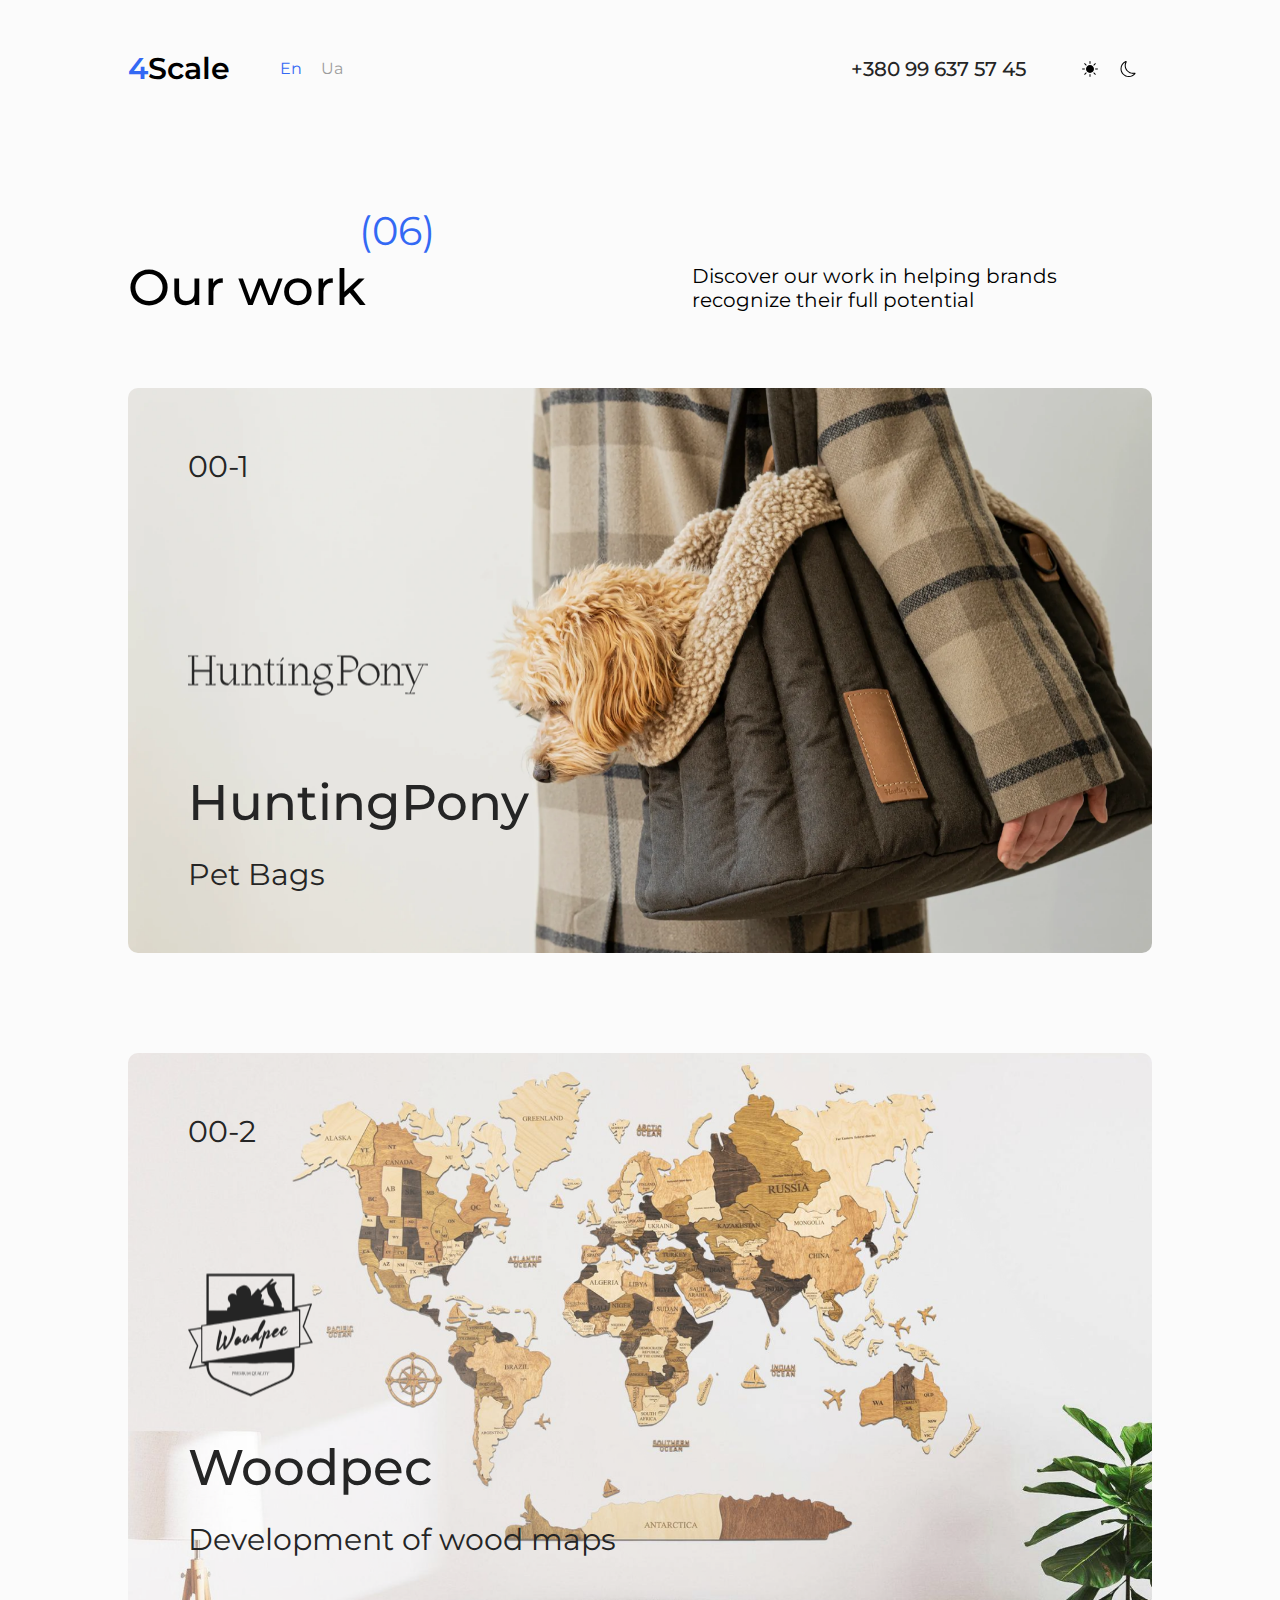
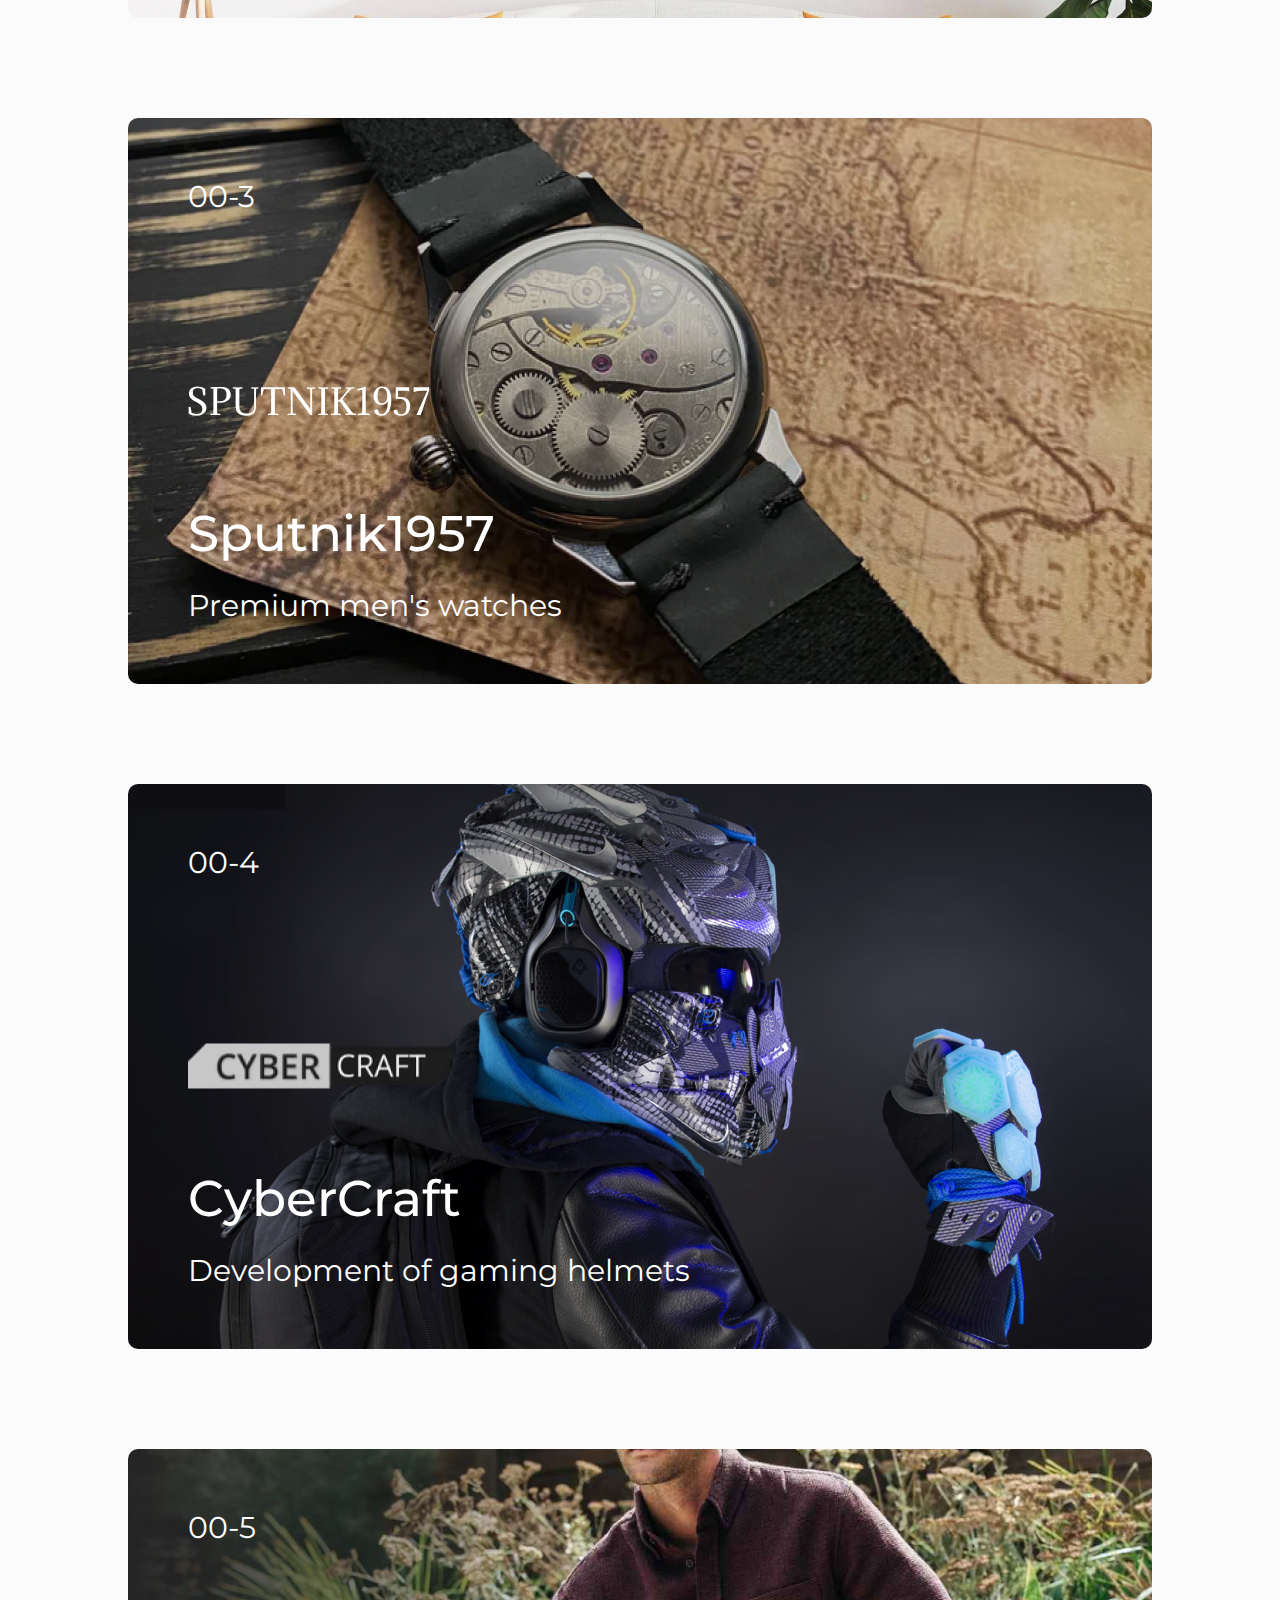
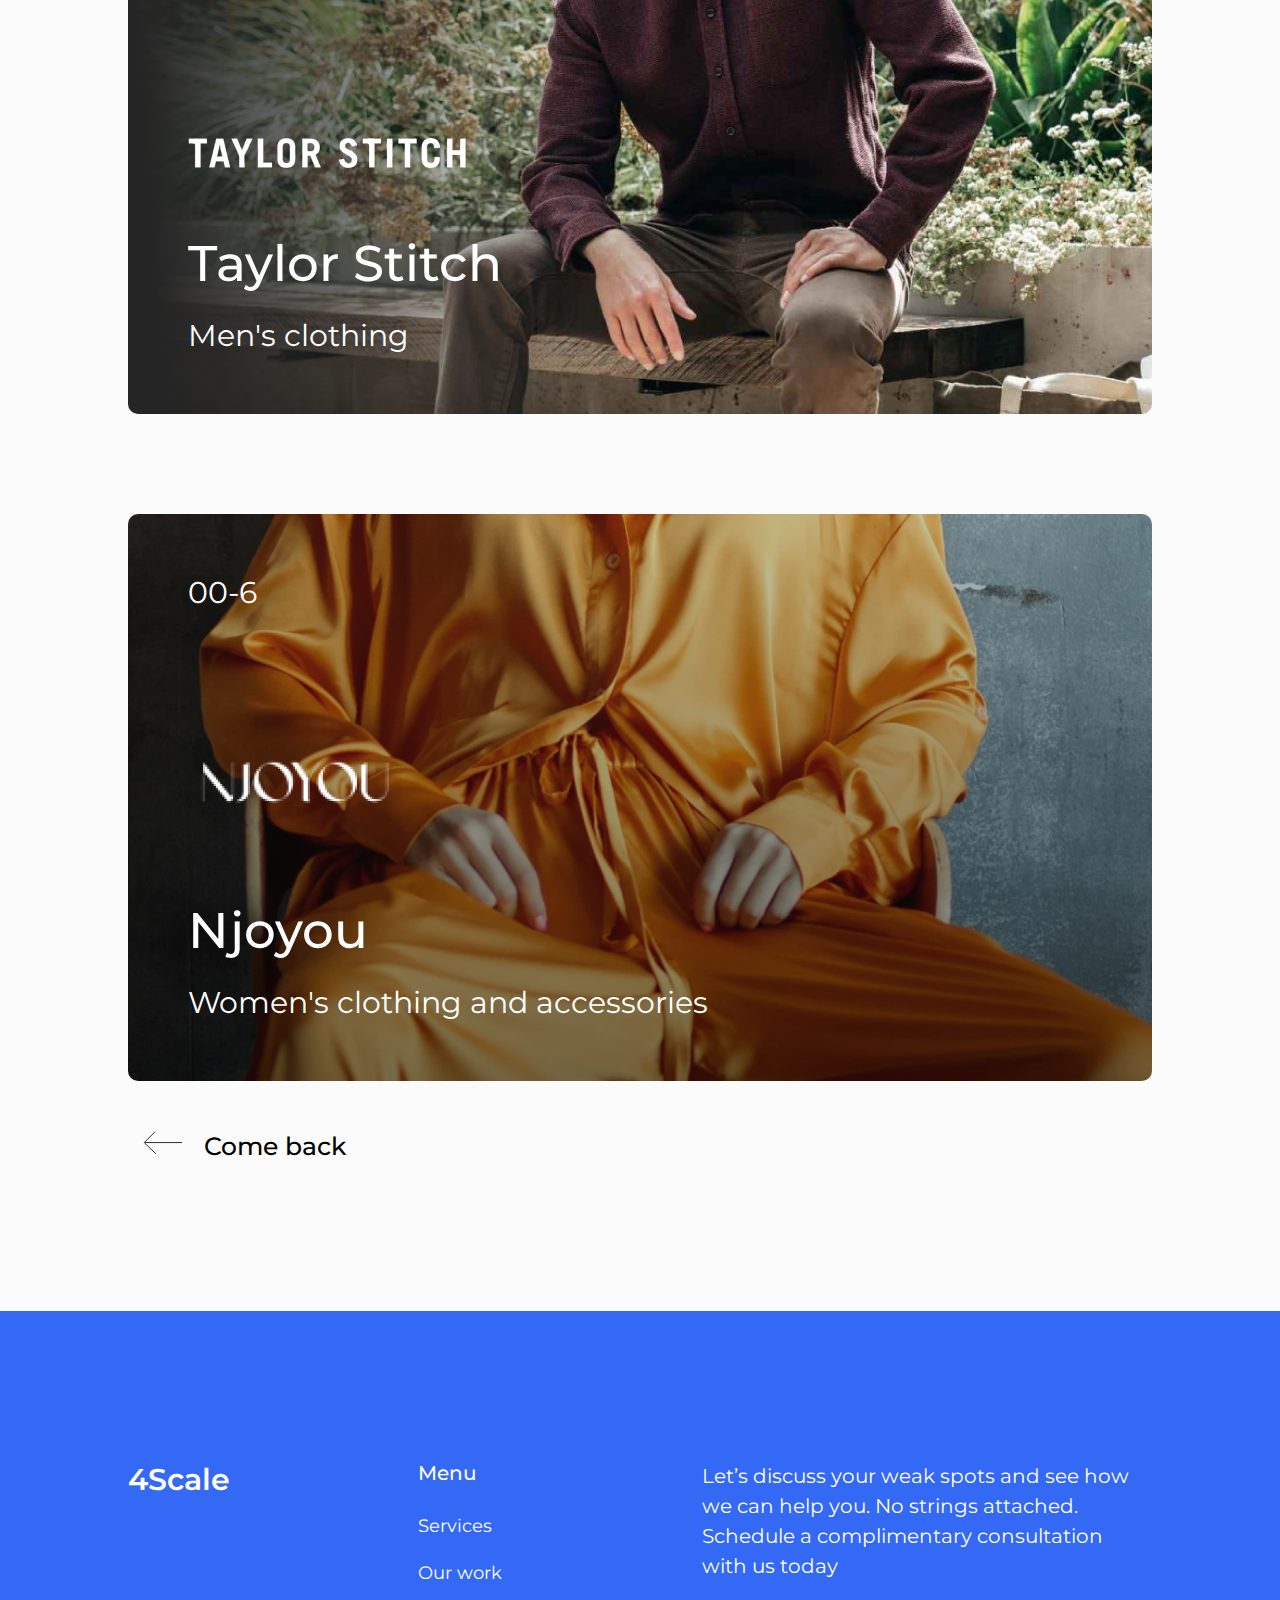
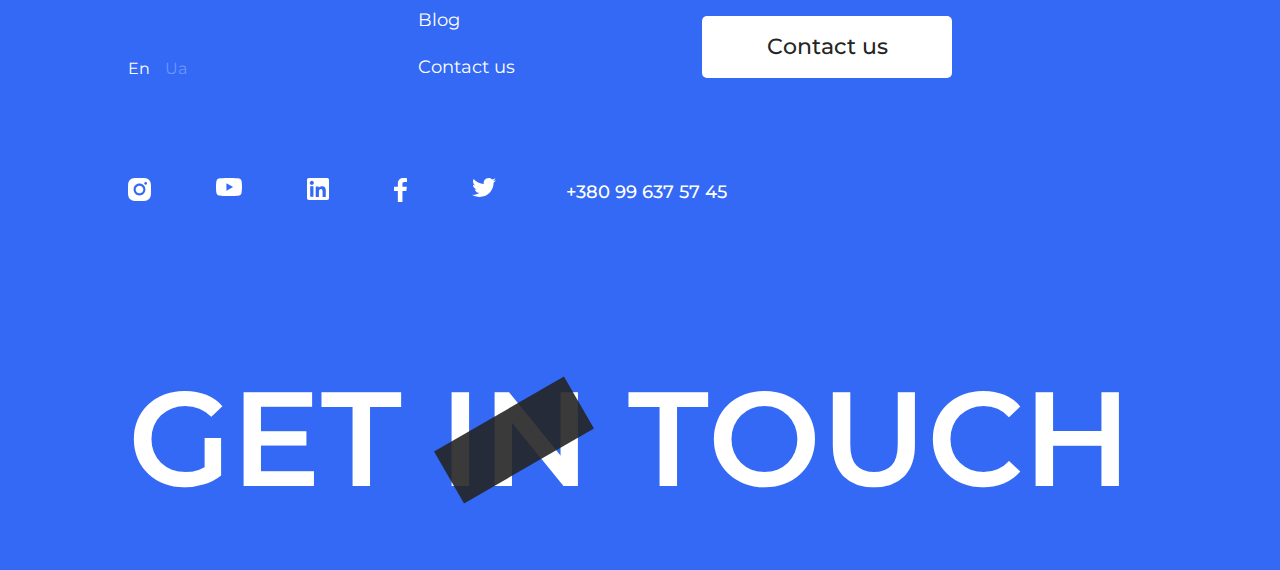
<file: case.html>
<!DOCTYPE html>
<html lang="en">
<head>
    <meta charset="UTF-8">
    <meta http-equiv="X-UA-Compatible" content="IE=edge">
    <meta name="viewport" content="width=device-width, initial-scale=1.0">
    <link rel="stylesheet" href="/success/style/style.min.css"/>
    <script src="https://code.jquery.com/jquery-3.6.1.min.js"integrity="sha256-o88AwQnZB+VDvE9tvIXrMQaPlFFSUTR+nldQm1LuPXQ="crossorigin="anonymous"></script>
    <script src="https://cdn.jsdelivr.net/npm/swiper@8/swiper-bundle.min.js"></script>
    <script src="/success/script/component/lib/jquery.cookie.js"></script>
    <title>4Scale - cases</title>
    <style>
        .section__ourWork{
            background: #FBFBFB !important;
        }
        main.main-page>.section__ourWork>.container>a , main.main-page>.section__ourWork>.container>.header>h2 , main.main-page>.section__ourWork>.container>.header>P{
            color:black !important;
        }
        main.main-page>.section__ourWork>.container>a>svg{
            margin-right: 15px;
        }
    </style>
</head>
<body>
    <header>
        <div class="container">
            <div class="block">
                <div class="logo"> <span>4</span>Scale</div>
                <div class="len">
                    <a class="active">En</a>
                    <a href="#">Ua</a> <!--TODO-->
                </div>
            </div>
            <div class="block">
                <div class="burger">
                    <button class="open_burger"><svg width="32" height="17" viewBox="0 0 32 17" fill="none" xmlns="http://www.w3.org/2000/svg">
                        <line x1="-4.37114e-08" y1="0.5" x2="32" y2="0.499997" stroke="#252525"/>
                        <line x1="-4.37114e-08" y1="8.5" x2="32" y2="8.5" stroke="#252525"/>
                        <line x1="16" y1="16.5" x2="32" y2="16.5" stroke="#252525"/>
                        </svg></button>

                    <div class="burger_menu">
                        <div class="header">
                            <span class="title"><span>4</span>Scale</span>
                            <button class="close_burger"><svg width="28" height="28" viewBox="0 0 28 28" fill="none" xmlns="http://www.w3.org/2000/svg">
                                <path d="M1 1L27 27" stroke="white" stroke-width="1.5"/>
                                <path d="M27 1L0.999998 27" stroke="white" stroke-width="1.5"/>
                                </svg>
                                </button>                               
                        </div>
                        <ul class="list">
                            <!-- todo -->
                            <li><a href="#">Services</a></li>
                            <li><a href="#">Our work</a></li>
                            <li><a href="#">Blog</a></li>
                            <li><a href="#">Contact us</a></li>
                        </ul>
                        <div class="bottom">
                            <div class="thems">
                                <button class="ui-thems-button" data-them="white">
                                    <svg width="24" height="24" viewBox="0 0 24 24" fill="none" xmlns="http://www.w3.org/2000/svg">
                                        <path d="M18.0004 11.7783C18.0004 13.3106 17.3917 14.7802 16.3081 15.8638C15.2246 16.9473 13.755 17.5561 12.2226 17.5561C10.6902 17.5561 9.22062 16.9473 8.13707 15.8638C7.05352 14.7802 6.44479 13.3106 6.44479 11.7783C6.44479 10.2459 7.05352 8.77628 8.13707 7.69274C9.22062 6.60919 10.6902 6.00046 12.2226 6.00046C13.755 6.00046 15.2246 6.60919 16.3081 7.69274C17.3917 8.77628 18.0004 10.2459 18.0004 11.7783ZM12.2226 0.222656C12.4141 0.222656 12.5978 0.298748 12.7333 0.434191C12.8687 0.569635 12.9448 0.753335 12.9448 0.944881V3.83378C12.9448 4.02533 12.8687 4.20903 12.7333 4.34447C12.5978 4.47992 12.4141 4.55601 12.2226 4.55601C12.031 4.55601 11.8473 4.47992 11.7119 4.34447C11.5765 4.20903 11.5004 4.02533 11.5004 3.83378V0.944881C11.5004 0.753335 11.5765 0.569635 11.7119 0.434191C11.8473 0.298748 12.031 0.222656 12.2226 0.222656V0.222656ZM12.2226 19.0005C12.4141 19.0005 12.5978 19.0766 12.7333 19.212C12.8687 19.3475 12.9448 19.5312 12.9448 19.7227V22.6116C12.9448 22.8032 12.8687 22.9869 12.7333 23.1223C12.5978 23.2578 12.4141 23.3339 12.2226 23.3339C12.031 23.3339 11.8473 23.2578 11.7119 23.1223C11.5765 22.9869 11.5004 22.8032 11.5004 22.6116V19.7227C11.5004 19.5312 11.5765 19.3475 11.7119 19.212C11.8473 19.0766 12.031 19.0005 12.2226 19.0005ZM23.7782 11.7783C23.7782 11.9698 23.7021 12.1535 23.5667 12.2889C23.4312 12.4244 23.2475 12.5005 23.056 12.5005H20.1671C19.9755 12.5005 19.7918 12.4244 19.6564 12.2889C19.5209 12.1535 19.4448 11.9698 19.4448 11.7783C19.4448 11.5867 19.5209 11.403 19.6564 11.2676C19.7918 11.1321 19.9755 11.056 20.1671 11.056H23.056C23.2475 11.056 23.4312 11.1321 23.5667 11.2676C23.7021 11.403 23.7782 11.5867 23.7782 11.7783ZM5.00034 11.7783C5.00034 11.9698 4.92425 12.1535 4.78881 12.2889C4.65336 12.4244 4.46966 12.5005 4.27812 12.5005H1.38922C1.19767 12.5005 1.01397 12.4244 0.878527 12.2889C0.743084 12.1535 0.666992 11.9698 0.666992 11.7783C0.666992 11.5867 0.743084 11.403 0.878527 11.2676C1.01397 11.1321 1.19767 11.056 1.38922 11.056H4.27812C4.46966 11.056 4.65336 11.1321 4.78881 11.2676C4.92425 11.403 5.00034 11.5867 5.00034 11.7783ZM20.3939 3.607C20.5292 3.74244 20.6053 3.92611 20.6053 4.11762C20.6053 4.30912 20.5292 4.49279 20.3939 4.62823L18.3514 6.67213C18.2842 6.73918 18.2045 6.79235 18.1168 6.82861C18.0292 6.86486 17.9352 6.88349 17.8403 6.88342C17.6486 6.88328 17.4649 6.80702 17.3294 6.6714C17.2624 6.60426 17.2092 6.52456 17.173 6.43686C17.1367 6.34916 17.1181 6.25518 17.1182 6.16028C17.1183 5.96863 17.1946 5.78488 17.3302 5.64946L19.3726 3.607C19.5081 3.47161 19.6917 3.39555 19.8832 3.39555C20.0747 3.39555 20.2584 3.47161 20.3939 3.607ZM7.11502 16.8858C7.25042 17.0213 7.32648 17.2049 7.32648 17.3964C7.32648 17.588 7.25042 17.7716 7.11502 17.9071L5.07257 19.9495C4.93635 20.0811 4.75392 20.1539 4.56455 20.1522C4.37519 20.1506 4.19404 20.0746 4.06014 19.9407C3.92623 19.8068 3.85028 19.6257 3.84863 19.4363C3.84698 19.2469 3.91978 19.0645 4.05134 18.9283L6.09379 16.8858C6.22923 16.7504 6.4129 16.6744 6.60441 16.6744C6.79591 16.6744 6.97958 16.7504 7.11502 16.8858ZM20.3939 19.9495C20.2584 20.0849 20.0747 20.161 19.8832 20.161C19.6917 20.161 19.5081 20.0849 19.3726 19.9495L17.3302 17.9071C17.1986 17.7708 17.1258 17.5884 17.1275 17.399C17.1291 17.2097 17.2051 17.0285 17.339 16.8946C17.4729 16.7607 17.654 16.6848 17.8434 16.6831C18.0327 16.6815 18.2152 16.7543 18.3514 16.8858L20.3939 18.9283C20.5292 19.0637 20.6053 19.2474 20.6053 19.4389C20.6053 19.6304 20.5292 19.8141 20.3939 19.9495ZM7.11502 6.67213C6.97958 6.80752 6.79591 6.88359 6.60441 6.88359C6.4129 6.88359 6.22923 6.80752 6.09379 6.67213L4.05134 4.62823C3.98236 4.56161 3.92734 4.48191 3.88949 4.3938C3.85164 4.30568 3.83171 4.21091 3.83088 4.11502C3.83005 4.01912 3.84832 3.92402 3.88463 3.83526C3.92095 3.7465 3.97458 3.66586 4.04239 3.59805C4.1102 3.53024 4.19084 3.47661 4.2796 3.4403C4.36835 3.40398 4.46346 3.38571 4.55935 3.38654C4.65525 3.38738 4.75002 3.4073 4.83813 3.44515C4.92625 3.483 5.00594 3.53802 5.07257 3.607L7.11502 5.64946C7.18228 5.71654 7.23564 5.79624 7.27205 5.88399C7.30846 5.97173 7.3272 6.06579 7.3272 6.16079C7.3272 6.25579 7.30846 6.34985 7.27205 6.4376C7.23564 6.52534 7.18228 6.60504 7.11502 6.67213Z" fill="white"/>
                                        </svg>
                                                                    
                                </button>
                                <button class="ui-thems-button" data-them="dark">
                                    <svg width="22" height="24" viewBox="0 0 22 24" fill="none" xmlns="http://www.w3.org/2000/svg">
                                        <path d="M9.00069 0.623234C9.14168 0.794564 9.22806 1.00424 9.24866 1.22517C9.26926 1.4461 9.22313 1.66813 9.11624 1.86257C8.28115 3.39582 7.84503 5.11446 7.84802 6.86037C7.84802 12.6685 12.5829 17.3716 18.4185 17.3716C19.1797 17.3716 19.9207 17.2922 20.6328 17.1405C20.8511 17.0933 21.0785 17.1113 21.2866 17.1925C21.4947 17.2737 21.6742 17.4144 21.8029 17.597C21.9386 17.7868 22.0078 18.0163 21.9997 18.2495C21.9916 18.4828 21.9067 18.7069 21.7581 18.8869C20.6252 20.2785 19.196 21.3998 17.5747 22.1689C15.9534 22.9381 14.1809 23.3357 12.3865 23.3329C5.72756 23.3329 0.333984 17.9682 0.333984 11.3584C0.333984 6.3837 3.38755 2.1168 7.73535 0.308344C7.95193 0.216812 8.19236 0.198025 8.42052 0.254806C8.64869 0.311587 8.85227 0.44087 9.00069 0.623234ZM7.35112 2.11535C5.67932 3.01211 4.28172 4.34507 3.30685 5.97256C2.33199 7.60005 1.81628 9.46126 1.81455 11.3584C1.81455 17.1651 6.5509 21.8682 12.3865 21.8682C13.7839 21.8706 15.1679 21.5959 16.4585 21.0598C17.749 20.5238 18.9204 19.7371 19.9048 18.7453C19.4181 18.806 18.9226 18.8363 18.4185 18.8363C11.7596 18.8363 6.36745 13.4716 6.36745 6.86182C6.36745 5.17614 6.71701 3.57136 7.35112 2.11535Z" fill="white"/>
                                        </svg>                                                                                         
                                </button>
                            </div>
                            <span class="phone">+38 099 637 57 45</span>
                        </div>
                    </div>
                        
                </div>
                <a class="tel_link" href="tel:+380996375745">+380 99 637 57 45</a>
                <div class="thems">
                    <button class="ui-thems-button" data-them="white">
                        <svg width="16" height="16" viewBox="0 0 16 16" fill="none" xmlns="http://www.w3.org/2000/svg">
                            <path d="M12 8C12 9.06087 11.5786 10.0783 10.8284 10.8284C10.0783 11.5786 9.06087 12 8 12C6.93913 12 5.92172 11.5786 5.17157 10.8284C4.42143 10.0783 4 9.06087 4 8C4 6.93913 4.42143 5.92172 5.17157 5.17157C5.92172 4.42143 6.93913 4 8 4C9.06087 4 10.0783 4.42143 10.8284 5.17157C11.5786 5.92172 12 6.93913 12 8ZM8 0C8.13261 0 8.25979 0.0526784 8.35355 0.146447C8.44732 0.240215 8.5 0.367392 8.5 0.5V2.5C8.5 2.63261 8.44732 2.75979 8.35355 2.85355C8.25979 2.94732 8.13261 3 8 3C7.86739 3 7.74021 2.94732 7.64645 2.85355C7.55268 2.75979 7.5 2.63261 7.5 2.5V0.5C7.5 0.367392 7.55268 0.240215 7.64645 0.146447C7.74021 0.0526784 7.86739 0 8 0V0ZM8 13C8.13261 13 8.25979 13.0527 8.35355 13.1464C8.44732 13.2402 8.5 13.3674 8.5 13.5V15.5C8.5 15.6326 8.44732 15.7598 8.35355 15.8536C8.25979 15.9473 8.13261 16 8 16C7.86739 16 7.74021 15.9473 7.64645 15.8536C7.55268 15.7598 7.5 15.6326 7.5 15.5V13.5C7.5 13.3674 7.55268 13.2402 7.64645 13.1464C7.74021 13.0527 7.86739 13 8 13ZM16 8C16 8.13261 15.9473 8.25979 15.8536 8.35355C15.7598 8.44732 15.6326 8.5 15.5 8.5H13.5C13.3674 8.5 13.2402 8.44732 13.1464 8.35355C13.0527 8.25979 13 8.13261 13 8C13 7.86739 13.0527 7.74021 13.1464 7.64645C13.2402 7.55268 13.3674 7.5 13.5 7.5H15.5C15.6326 7.5 15.7598 7.55268 15.8536 7.64645C15.9473 7.74021 16 7.86739 16 8ZM3 8C3 8.13261 2.94732 8.25979 2.85355 8.35355C2.75979 8.44732 2.63261 8.5 2.5 8.5H0.5C0.367392 8.5 0.240215 8.44732 0.146447 8.35355C0.0526784 8.25979 0 8.13261 0 8C0 7.86739 0.0526784 7.74021 0.146447 7.64645C0.240215 7.55268 0.367392 7.5 0.5 7.5H2.5C2.63261 7.5 2.75979 7.55268 2.85355 7.64645C2.94732 7.74021 3 7.86739 3 8ZM13.657 2.343C13.7507 2.43676 13.8034 2.56392 13.8034 2.6965C13.8034 2.82908 13.7507 2.95624 13.657 3.05L12.243 4.465C12.1965 4.51142 12.1413 4.54823 12.0806 4.57333C12.0199 4.59843 11.9548 4.61132 11.8891 4.61128C11.7565 4.61118 11.6293 4.55839 11.5355 4.4645C11.4891 4.41801 11.4523 4.36284 11.4272 4.30212C11.4021 4.24141 11.3892 4.17634 11.3892 4.11065C11.3893 3.97796 11.4421 3.85075 11.536 3.757L12.95 2.343C13.0438 2.24926 13.1709 2.19661 13.3035 2.19661C13.4361 2.19661 13.5632 2.24926 13.657 2.343ZM4.464 11.536C4.55774 11.6298 4.61039 11.7569 4.61039 11.8895C4.61039 12.0221 4.55774 12.1492 4.464 12.243L3.05 13.657C2.9557 13.7481 2.8294 13.7985 2.6983 13.7973C2.5672 13.7962 2.44179 13.7436 2.34909 13.6509C2.25639 13.5582 2.2038 13.4328 2.20266 13.3017C2.20152 13.1706 2.25192 13.0443 2.343 12.95L3.757 11.536C3.85076 11.4423 3.97792 11.3896 4.1105 11.3896C4.24308 11.3896 4.37024 11.4423 4.464 11.536ZM13.657 13.657C13.5632 13.7507 13.4361 13.8034 13.3035 13.8034C13.1709 13.8034 13.0438 13.7507 12.95 13.657L11.536 12.243C11.4449 12.1487 11.3945 12.0224 11.3957 11.8913C11.3968 11.7602 11.4494 11.6348 11.5421 11.5421C11.6348 11.4494 11.7602 11.3968 11.8913 11.3957C12.0224 11.3945 12.1487 11.4449 12.243 11.536L13.657 12.95C13.7507 13.0438 13.8034 13.1709 13.8034 13.3035C13.8034 13.4361 13.7507 13.5632 13.657 13.657ZM4.464 4.465C4.37024 4.55874 4.24308 4.61139 4.1105 4.61139C3.97792 4.61139 3.85076 4.55874 3.757 4.465L2.343 3.05C2.29524 3.00388 2.25715 2.9487 2.23095 2.8877C2.20474 2.8267 2.19095 2.76109 2.19037 2.6947C2.1898 2.62831 2.20245 2.56247 2.22759 2.50102C2.25273 2.43957 2.28986 2.38375 2.3368 2.3368C2.38375 2.28986 2.43957 2.25273 2.50102 2.22759C2.56247 2.20245 2.62831 2.1898 2.6947 2.19037C2.76109 2.19095 2.8267 2.20474 2.8877 2.23095C2.9487 2.25715 3.00388 2.29524 3.05 2.343L4.464 3.757C4.51056 3.80345 4.54751 3.85862 4.57271 3.91937C4.59792 3.98011 4.61089 4.04523 4.61089 4.111C4.61089 4.17677 4.59792 4.24189 4.57271 4.30263C4.54751 4.36338 4.51056 4.41855 4.464 4.465Z" fill="black"/>
                            </svg>                            
                    </button>
                    <button class="ui-thems-button" data-them="dark">
                        <svg width="16" height="16" viewBox="0 0 15 16" fill="none" xmlns="http://www.w3.org/2000/svg">
                            <path d="M6 0.277322C6.09761 0.395934 6.15741 0.541094 6.17168 0.694045C6.18594 0.846995 6.154 1.00071 6.08 1.13532C5.50186 2.1968 5.19993 3.38662 5.202 4.59532C5.202 8.61632 8.48 11.8723 12.52 11.8723C13.047 11.8723 13.56 11.8173 14.053 11.7123C14.2041 11.6796 14.3615 11.6921 14.5056 11.7483C14.6497 11.8045 14.774 11.9019 14.863 12.0283C14.957 12.1598 15.0049 12.3186 14.9993 12.4801C14.9937 12.6416 14.9349 12.7967 14.832 12.9213C14.0477 13.8848 13.0582 14.661 11.9358 15.1935C10.8134 15.726 9.58632 16.0013 8.344 15.9993C3.734 15.9993 0 12.2853 0 7.70932C0 4.26532 2.114 1.31132 5.124 0.0593219C5.27394 -0.00404621 5.44039 -0.0170522 5.59835 0.0222576C5.75631 0.0615674 5.89725 0.151071 6 0.277322ZM4.858 1.31032C3.7006 1.93115 2.73304 2.85396 2.05813 3.98068C1.38323 5.1074 1.0262 6.39593 1.025 7.70932C1.025 11.7293 4.304 14.9853 8.344 14.9853C9.31144 14.987 10.2696 14.7968 11.1631 14.4257C12.0565 14.0546 12.8675 13.5099 13.549 12.8233C13.212 12.8653 12.869 12.8863 12.52 12.8863C7.91 12.8863 4.177 9.17232 4.177 4.59632C4.177 3.42932 4.419 2.31832 4.858 1.31032Z" fill="black"/>
                            </svg>                                                    
                    </button>
                </div>
            </div>
        </div>
    </header>
    <main class="main-page case-page">
        <section class="section__ourWork">
            <div class="container">
                <div class="header">
                    <h2>Our work <sup>(06)</sup></h2>
                    <p>Discover our work in helping brands recognize their full potential</p>
                    <div class="mobile_extra">
                        <span class="title">Press to learn more</span>
                        <svg width="20" height="20" viewBox="0 0 20 20" fill="none" xmlns="http://www.w3.org/2000/svg">
                            <circle cx="9.99993" cy="10.0004" r="5.71429" fill="#3369F4"/>
                            <circle cx="10" cy="10" r="9.5" stroke="#3369F4"/>
                            </svg>
                            
                    </div>
                </div>
                <div class="wrapper_works">
                    <!-- todo links -->
                   <div class="slide">
                        <div class="images_wrapper">
                            <img src="/success/resourse/resours/work/1.png" alt="image" />
                            <div class="onclick_wrapper">
                                <a href="#">
                                    <span>Read more</span>

                                    <svg width="53" height="25" viewBox="0 0 53 25" fill="none" xmlns="http://www.w3.org/2000/svg">
                                        <line x1="0.30273" y1="12.6179" x2="52.1685" y2="12.6179" stroke="white" stroke-width="1.2349"/>
                                        <line x1="51.7314" y1="12.4366" x2="40.6173" y2="1.32251" stroke="white" stroke-width="1.2349"/>
                                        <line y1="-0.61745" x2="15.7177" y2="-0.61745" transform="matrix(-0.707107 0.707107 0.707107 0.707107 52.168 13.2354)" stroke="white" stroke-width="1.2349"/>
                                        </svg>

                                        
                                </a>
                            </div>
                            <div class="info">
                                <span class="num">00-1</span>
                                <div class="logo"><img src="/success/resourse/resours/work/logo/1.png" alt="logo"/></div>
                                <div class="name">HuntingPony</div>
                                <p>Pet Bags</p>
                            </div>
                        </div>
                   </div>
                        <div class="slide">
                        <div class="images_wrapper">
                            <img src="/success/resourse/resours/work/2.png" alt="image" />
                            <div class="onclick_wrapper">
                                <a href="#">
                                    <span>Read more</span>

                                    <svg width="53" height="25" viewBox="0 0 53 25" fill="none" xmlns="http://www.w3.org/2000/svg">
                                        <line x1="0.30273" y1="12.6179" x2="52.1685" y2="12.6179" stroke="white" stroke-width="1.2349"/>
                                        <line x1="51.7314" y1="12.4366" x2="40.6173" y2="1.32251" stroke="white" stroke-width="1.2349"/>
                                        <line y1="-0.61745" x2="15.7177" y2="-0.61745" transform="matrix(-0.707107 0.707107 0.707107 0.707107 52.168 13.2354)" stroke="white" stroke-width="1.2349"/>
                                        </svg>

                                        
                                </a>
                            </div>
                            <div class="info">
                                <span class="num">00-2</span>
                                <div class="logo"><img src="/success/resourse/resours/work/logo/2.png" alt="logo"/></div>
                                <div class="name">Woodpec</div>
                                <p>Development of wood maps</p>
                            </div>
                        </div>
                    </div>

                    <div class="slide white">
                        <div class="images_wrapper">
                            <img src="/success/resourse/resours/work/3.png" alt="image" />
                            <div class="onclick_wrapper">
                                <a href="#">
                                    <span>Read more</span>
    
                                    <svg width="53" height="25" viewBox="0 0 53 25" fill="none" xmlns="http://www.w3.org/2000/svg">
                                        <line x1="0.30273" y1="12.6179" x2="52.1685" y2="12.6179" stroke="white" stroke-width="1.2349"/>
                                        <line x1="51.7314" y1="12.4366" x2="40.6173" y2="1.32251" stroke="white" stroke-width="1.2349"/>
                                        <line y1="-0.61745" x2="15.7177" y2="-0.61745" transform="matrix(-0.707107 0.707107 0.707107 0.707107 52.168 13.2354)" stroke="white" stroke-width="1.2349"/>
                                        </svg>
    
                                        
                                </a>
                            </div>
                            <div class="info">
                                <span class="num">00-3</span>
                                <div class="logo"><img src="/success/resourse/resours/work/logo/3.png" alt="logo"/></div>
                                <div class="name">Sputnik1957</div>
                                <p>Premium men's watches</p>
                            </div>
                        </div>
                   </div>

                <div class="slide white">
                    <div class="images_wrapper">
                        <img src="/success/resourse/resours/work/4.png" alt="image" />
                        <div class="onclick_wrapper">
                            <a href="#">
                                <span>Read more</span>

                                <svg width="53" height="25" viewBox="0 0 53 25" fill="none" xmlns="http://www.w3.org/2000/svg">
                                    <line x1="0.30273" y1="12.6179" x2="52.1685" y2="12.6179" stroke="white" stroke-width="1.2349"/>
                                    <line x1="51.7314" y1="12.4366" x2="40.6173" y2="1.32251" stroke="white" stroke-width="1.2349"/>
                                    <line y1="-0.61745" x2="15.7177" y2="-0.61745" transform="matrix(-0.707107 0.707107 0.707107 0.707107 52.168 13.2354)" stroke="white" stroke-width="1.2349"/>
                                    </svg>

                                    
                            </a>
                        </div>
                        <div class="info">
                            <span class="num">00-4</span>
                            <div class="logo"><img src="/success/resourse/resours/work/logo/4.png" alt="logo"/></div>
                            <div class="name">CyberCraft</div>
                            <p>Development of gaming helmets</p>
                        </div>
                    </div>
               </div>

               <div class="slide white">
                <div class="images_wrapper">
                    <img src="/success/resourse/resours/work/5.png" alt="image" />
                    <div class="onclick_wrapper">
                        <a href="#">
                            <span>Read more</span>

                            <svg width="53" height="25" viewBox="0 0 53 25" fill="none" xmlns="http://www.w3.org/2000/svg">
                                <line x1="0.30273" y1="12.6179" x2="52.1685" y2="12.6179" stroke="white" stroke-width="1.2349"/>
                                <line x1="51.7314" y1="12.4366" x2="40.6173" y2="1.32251" stroke="white" stroke-width="1.2349"/>
                                <line y1="-0.61745" x2="15.7177" y2="-0.61745" transform="matrix(-0.707107 0.707107 0.707107 0.707107 52.168 13.2354)" stroke="white" stroke-width="1.2349"/>
                                </svg>

                                
                        </a>
                    </div>
                    <div class="info">
                        <span class="num">00-5</span>
                        <div class="logo"><img src="/success/resourse/resours/work/logo/5.png" alt="logo"/></div>
                        <div class="name">Taylor Stitch</div>
                        <p>Men's clothing</p>
                    </div>
                </div>
           </div>

           <div class="slide white">
            <div class="images_wrapper">
                <img src="/success/resourse/resours/work/6.png" alt="image" />
                <div class="onclick_wrapper">
                    <a href="#">
                        <span>Read more</span>

                        <svg width="53" height="25" viewBox="0 0 53 25" fill="none" xmlns="http://www.w3.org/2000/svg">
                            <line x1="0.30273" y1="12.6179" x2="52.1685" y2="12.6179" stroke="white" stroke-width="1.2349"/>
                            <line x1="51.7314" y1="12.4366" x2="40.6173" y2="1.32251" stroke="white" stroke-width="1.2349"/>
                            <line y1="-0.61745" x2="15.7177" y2="-0.61745" transform="matrix(-0.707107 0.707107 0.707107 0.707107 52.168 13.2354)" stroke="white" stroke-width="1.2349"/>
                            </svg>

                            
                    </a>
                </div>
                <div class="info">
                    <span class="num">00-6</span>
                    <div class="logo"><img src="/success/resourse/resours/work/logo/6.png" alt="logo"/></div>
                    <div class="name">Njoyou</div>
                    <p>Women's clothing and accessories</p>
                </div>
            </div>
       </div>
                    
                </div>
                <!-- todo -->
                <a href="index.html"><svg width="39" height="24" viewBox="0 0 39 24" fill="none" xmlns="http://www.w3.org/2000/svg">
                    <line x1="39" y1="11.556" x2="2" y2="11.556" stroke="#252525" stroke-width="0.961662"/>
                    <line x1="1.33226" y1="11.7276" x2="12.8386" y2="22.7271" stroke="#252525" stroke-width="0.961662"/>
                    <line x1="1.1268" y1="11.701" x2="12.1674" y2="0.660404" stroke="#252525" stroke-width="0.961662"/>
                    </svg>
                     Come back
                </a>
            </div>
        </section>
    </main>
    <footer>
        <div class="container">
            <div class="header">
                <div class="column">
                    <h2>4Scale</h2>
                    <div class="len">
                        <a class="active">En</a>
                        <a href="#">Ua</a>
                    </div>
                </div>
                <div class="column">
                    <h3>Menu</h3>
                    <ul class="list">
                        <li><a href="#">Services</a></li>
                        <li><a href="#">Our work</a></li>
                        <li><a href="#">Blog</a></li>
                        <li><a href="#">Contact us</a></li>
                    </ul>
                </div>
                <div class="column contacts">
                    <p>Let’s discuss your weak spots and see how we can help you. No strings attached. Schedule a complimentary consultation with us today</p>
                    <button class="ui-button-4">Contact us</button>
                </div>
                <div class="column">
                    <div class="len mob_min">
                        <a class="active">En</a>
                        <a href="#">Ua</a>
                    </div>
                    <ul class="social">
                        <li><a href="#">
                            <svg width="23" height="23" viewBox="0 0 23 23" fill="none" xmlns="http://www.w3.org/2000/svg">
                                <path d="M11.4969 7.66503C9.38527 7.66503 7.66201 9.38832 7.66201 11.5C7.66201 13.6117 9.38527 15.335 11.4969 15.335C13.6085 15.335 15.3318 13.6117 15.3318 11.5C15.3318 9.38832 13.6085 7.66503 11.4969 7.66503ZM22.9987 11.5C22.9987 9.91193 23.0131 8.33824 22.9239 6.75304C22.8347 4.9118 22.4147 3.27769 21.0683 1.93128C19.7191 0.581998 18.0879 0.164841 16.2467 0.0756562C14.6586 -0.013529 13.085 0.00085573 11.4998 0.00085573C9.91174 0.00085573 8.33808 -0.013529 6.75292 0.0756562C4.91171 0.164841 3.27763 0.584875 1.93125 1.93128C0.581988 3.28057 0.164838 4.9118 0.0756548 6.75304C-0.0135288 8.34112 0.000855714 9.9148 0.000855714 11.5C0.000855714 13.0852 -0.0135288 14.6618 0.0756548 16.247C0.164838 18.0882 0.584864 19.7223 1.93125 21.0687C3.28051 22.418 4.91171 22.8352 6.75292 22.9243C8.34096 23.0135 9.91462 22.9991 11.4998 22.9991C13.0878 22.9991 14.6615 23.0135 16.2467 22.9243C18.0879 22.8352 19.7219 22.4151 21.0683 21.0687C22.4176 19.7194 22.8347 18.0882 22.9239 16.247C23.016 14.6618 22.9987 13.0881 22.9987 11.5ZM11.4969 17.4006C8.23164 17.4006 5.59641 14.7653 5.59641 11.5C5.59641 8.23467 8.23164 5.59939 11.4969 5.59939C14.7622 5.59939 17.3974 8.23467 17.3974 11.5C17.3974 14.7653 14.7622 17.4006 11.4969 17.4006ZM17.6391 6.73578C16.8767 6.73578 16.261 6.12012 16.261 5.35773C16.261 4.59534 16.8767 3.97967 17.6391 3.97967C18.4014 3.97967 19.0171 4.59534 19.0171 5.35773C19.0173 5.53876 18.9818 5.71806 18.9127 5.88535C18.8435 6.05265 18.742 6.20466 18.614 6.33266C18.486 6.46067 18.334 6.56217 18.1667 6.63135C17.9994 6.70052 17.8201 6.73601 17.6391 6.73578Z" fill="white"/>
                                </svg>
                                
                        </a></li>
                        <li><a href="#">
                            <svg width="26" height="18" viewBox="0 0 26 18" fill="none" xmlns="http://www.w3.org/2000/svg">
                                <path d="M25.4574 2.81178C25.3094 2.26731 25.0192 1.77078 24.6158 1.37189C24.2125 0.972995 23.7102 0.685735 23.1592 0.538854C21.1308 1.09338e-07 13 0 13 0C13 0 4.8692 -1.09338e-07 2.84085 0.535987C2.28957 0.682392 1.78699 0.969493 1.38359 1.36846C0.980185 1.76742 0.690158 2.26421 0.542634 2.80892C-1.10694e-07 4.81529 0 9 0 9C0 9 -1.10694e-07 13.1847 0.542634 15.1882C0.841518 16.2946 1.72366 17.1659 2.84085 17.4611C4.8692 18 13 18 13 18C13 18 21.1308 18 23.1592 17.4611C24.2792 17.1659 25.1585 16.2946 25.4574 15.1882C26 13.1847 26 9 26 9C26 9 26 4.81529 25.4574 2.81178ZM10.4174 12.8408V5.15924L17.1496 8.97134L10.4174 12.8408Z" fill="white"/>
                                </svg>
                                
                                
                        </a></li>
                        <li><a href="#">
                            <svg width="22" height="22" viewBox="0 0 22 22" fill="none" xmlns="http://www.w3.org/2000/svg">
                                <path fill-rule="evenodd" clip-rule="evenodd" d="M2.7206e-07 1.838C2.7206e-07 1.35053 0.193646 0.883032 0.538338 0.53834C0.88303 0.193648 1.35053 2.45031e-06 1.838 2.45031e-06H20.16C20.4016 -0.000392101 20.6409 0.0468654 20.8641 0.139069C21.0874 0.231273 21.2903 0.366612 21.4612 0.537339C21.6322 0.708065 21.7677 0.910826 21.8602 1.13401C21.9526 1.3572 22.0001 1.59643 22 1.838V20.16C22.0003 20.4016 21.9529 20.6409 21.8606 20.8642C21.7683 21.0875 21.6328 21.2904 21.462 21.4613C21.2912 21.6322 21.0884 21.7678 20.8651 21.8602C20.6419 21.9526 20.4026 22.0001 20.161 22H1.838C1.59655 22 1.35746 21.9524 1.1344 21.86C0.911335 21.7676 0.708671 21.6321 0.537984 21.4613C0.367297 21.2905 0.231932 21.0878 0.139623 20.8647C0.0473133 20.6416 -0.000131096 20.4025 2.7206e-07 20.161V1.838ZM8.708 8.388H11.687V9.884C12.117 9.024 13.217 8.25 14.87 8.25C18.039 8.25 18.79 9.963 18.79 13.106V18.928H15.583V13.822C15.583 12.032 15.153 11.022 14.061 11.022C12.546 11.022 11.916 12.111 11.916 13.822V18.928H8.708V8.388ZM3.208 18.791H6.416V8.25H3.208V18.79V18.791ZM6.875 4.812C6.88105 5.08668 6.83217 5.35979 6.73124 5.61532C6.63031 5.87084 6.47935 6.10364 6.28723 6.30003C6.09511 6.49643 5.8657 6.65248 5.61246 6.75901C5.35921 6.86554 5.08724 6.92042 4.8125 6.92042C4.53776 6.92042 4.26579 6.86554 4.01255 6.75901C3.7593 6.65248 3.52989 6.49643 3.33777 6.30003C3.14565 6.10364 2.99469 5.87084 2.89376 5.61532C2.79283 5.35979 2.74395 5.08668 2.75 4.812C2.76187 4.27286 2.98439 3.75979 3.36989 3.38269C3.75539 3.00558 4.27322 2.79442 4.8125 2.79442C5.35178 2.79442 5.86961 3.00558 6.25512 3.38269C6.64062 3.75979 6.86313 4.27286 6.875 4.812Z" fill="white"/>
                                </svg>
                                
                                
                        </a></li>
                        <li><a href="#">
                            <svg width="13" height="24" viewBox="0 0 13 24" fill="none" xmlns="http://www.w3.org/2000/svg">
                                <path d="M8.44527 24V13.0703H12.2954L12.8677 8.79094H8.44527V6.06518C8.44527 4.83032 8.80452 3.98485 10.6551 3.98485H13V0.169586C11.8591 0.0524886 10.7123 -0.00405133 9.5648 0.00022559C6.16163 0.00022559 3.82509 1.98987 3.82509 5.64245V8.78294H0V13.0623H3.83344V24H8.44527Z" fill="white"/>
                                </svg>
                                
                                
                        </a></li>
                        <li><a href="#">
                            <svg width="24" height="19" viewBox="0 0 24 19" fill="none" xmlns="http://www.w3.org/2000/svg">
                                <path d="M7.539 19C16.596 19 21.5505 11.6883 21.5505 5.35873C21.5505 5.15412 21.5505 4.9466 21.5415 4.74199C22.5061 4.06166 23.3386 3.21937 24 2.25459C23.099 2.64165 22.1441 2.89676 21.1665 3.01162C22.1963 2.41189 22.9676 1.46827 23.337 0.356148C22.3695 0.914607 21.3105 1.30664 20.2065 1.51509C19.4643 0.744931 18.4821 0.234726 17.4121 0.0635014C16.3421 -0.107724 15.2441 0.0695869 14.288 0.567968C13.3319 1.06635 12.5712 1.85799 12.1237 2.82026C11.6761 3.78253 11.5668 4.86173 11.8125 5.8907C9.85461 5.79505 7.93922 5.29949 6.19056 4.43617C4.4419 3.57285 2.89903 2.36104 1.662 0.879351C1.03401 1.93611 0.842361 3.18612 1.12597 4.37555C1.40958 5.56499 2.14718 6.60467 3.189 7.28347C2.40831 7.25763 1.64478 7.05338 0.96 6.68719V6.75296C0.961346 7.85999 1.35496 8.93261 2.07431 9.78952C2.79366 10.6464 3.79462 11.2351 4.908 11.4559C4.48539 11.5694 4.04884 11.6259 3.6105 11.624C3.30148 11.6249 2.99307 11.597 2.6895 11.5407C3.00418 12.4937 3.61691 13.3269 4.44187 13.9236C5.26683 14.5203 6.2627 14.8507 7.29 14.8685C5.54483 16.2039 3.3891 16.9282 1.17 16.9247C0.778981 16.9263 0.388235 16.9044 0 16.859C2.25227 18.258 4.86795 19.0008 7.539 19Z" fill="white"/>
                                </svg>
                                
                                
                        </a></li>
                    </ul>
                    <a href="tel:+380996375745">+380 99 637 57 45</a>
                </div>
            </div>
            <div class="footer">
                <a href="#" class="title">Get <span>in</span> Touch</a>
            </div>
        </div>
    </footer>
    <script src="/success/script/component/init.js"></script>
</body>
</html>
</file>
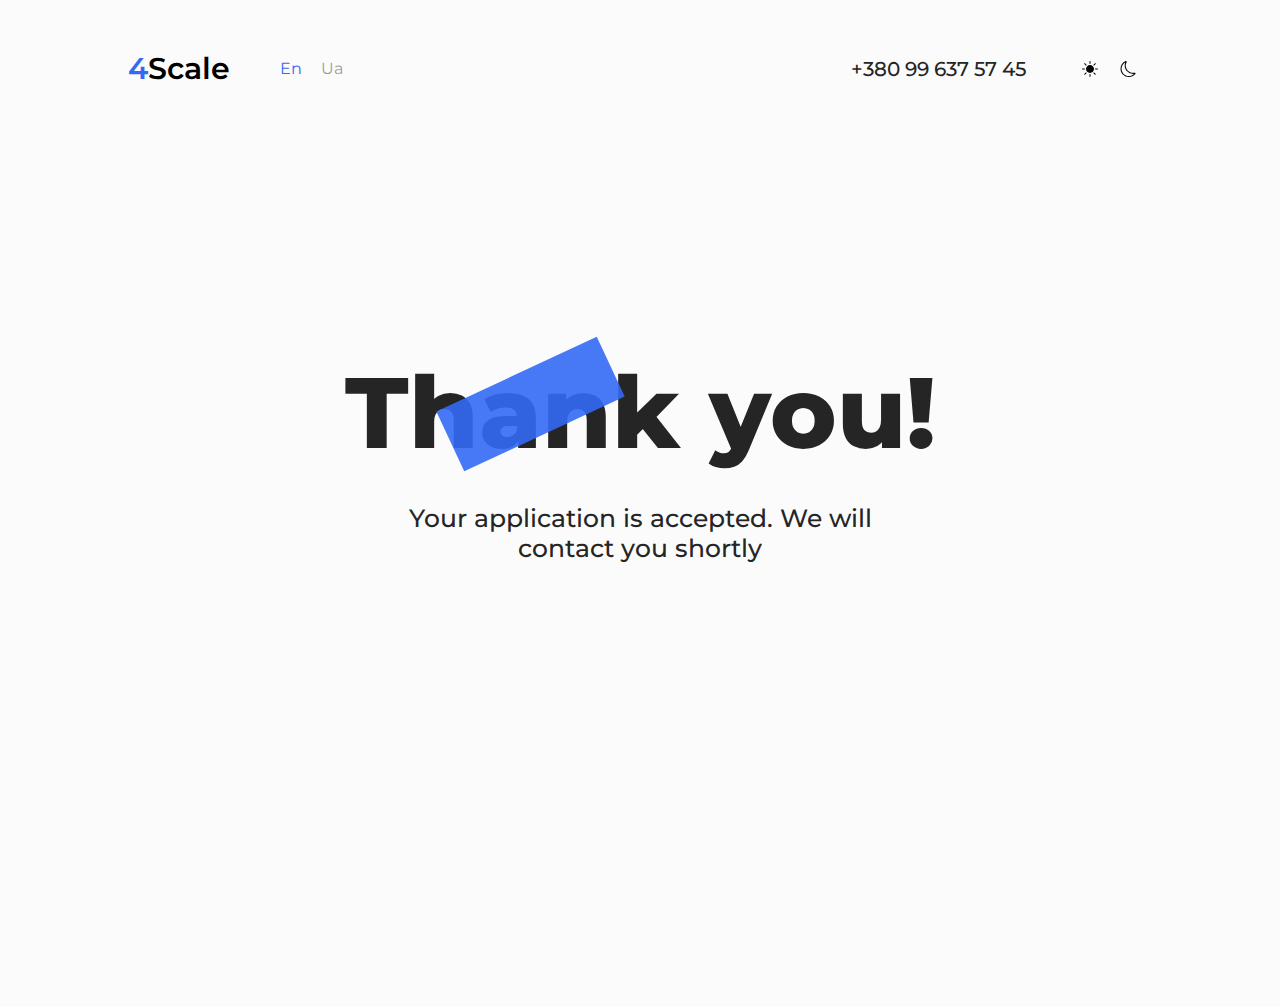
<file: thanks.html>
<!DOCTYPE html>
<html lang="en">
<head>
    <meta charset="UTF-8">
    <meta http-equiv="X-UA-Compatible" content="IE=edge">
    <meta name="viewport" content="width=device-width, initial-scale=1.0">
    <script src="https://code.jquery.com/jquery-3.6.1.min.js"integrity="sha256-o88AwQnZB+VDvE9tvIXrMQaPlFFSUTR+nldQm1LuPXQ="crossorigin="anonymous"></script>
    <link rel="stylesheet" href="/success/style/style.min.css"/>
    <script src="https://cdn.jsdelivr.net/npm/swiper@8/swiper-bundle.min.js"></script>
    <script src="/success/script/component/lib/jquery.cookie.js"></script>
    <meta name="robots" content="noindex">
    <title>4Scale</title>
</head>
<body class="overflowH">
    <header>
        <div class="container">
            <div class="block">
                <div class="logo"> <span>4</span>Scale</div>
                <div class="len">
                    <a class="active">En</a>
                    <a href="#">Ua</a> <!--TODO-->
                </div>
            </div>
            <div class="block">
                <div class="burger">
                    <button class="open_burger"><svg width="32" height="17" viewBox="0 0 32 17" fill="none" xmlns="http://www.w3.org/2000/svg">
                        <line x1="-4.37114e-08" y1="0.5" x2="32" y2="0.499997" stroke="#252525"/>
                        <line x1="-4.37114e-08" y1="8.5" x2="32" y2="8.5" stroke="#252525"/>
                        <line x1="16" y1="16.5" x2="32" y2="16.5" stroke="#252525"/>
                        </svg></button>

                    <div class="burger_menu">
                        <div class="header">
                            <span class="title"><span>4</span>Scale</span>
                            <button class="close_burger"><svg width="28" height="28" viewBox="0 0 28 28" fill="none" xmlns="http://www.w3.org/2000/svg">
                                <path d="M1 1L27 27" stroke="white" stroke-width="1.5"/>
                                <path d="M27 1L0.999998 27" stroke="white" stroke-width="1.5"/>
                                </svg>
                                </button>                               
                        </div>
                        <ul class="list">
                            <!-- todo -->
                            <li><a href="#">Services</a></li>
                            <li><a href="#">Our work</a></li>
                            <li><a href="#">Blog</a></li>
                            <li><a href="#">Contact us</a></li>
                        </ul>
                        <div class="bottom">
                            <div class="thems">
                                <button class="ui-thems-button" data-them="white">
                                    <svg width="24" height="24" viewBox="0 0 24 24" fill="none" xmlns="http://www.w3.org/2000/svg">
                                        <path d="M18.0004 11.7783C18.0004 13.3106 17.3917 14.7802 16.3081 15.8638C15.2246 16.9473 13.755 17.5561 12.2226 17.5561C10.6902 17.5561 9.22062 16.9473 8.13707 15.8638C7.05352 14.7802 6.44479 13.3106 6.44479 11.7783C6.44479 10.2459 7.05352 8.77628 8.13707 7.69274C9.22062 6.60919 10.6902 6.00046 12.2226 6.00046C13.755 6.00046 15.2246 6.60919 16.3081 7.69274C17.3917 8.77628 18.0004 10.2459 18.0004 11.7783ZM12.2226 0.222656C12.4141 0.222656 12.5978 0.298748 12.7333 0.434191C12.8687 0.569635 12.9448 0.753335 12.9448 0.944881V3.83378C12.9448 4.02533 12.8687 4.20903 12.7333 4.34447C12.5978 4.47992 12.4141 4.55601 12.2226 4.55601C12.031 4.55601 11.8473 4.47992 11.7119 4.34447C11.5765 4.20903 11.5004 4.02533 11.5004 3.83378V0.944881C11.5004 0.753335 11.5765 0.569635 11.7119 0.434191C11.8473 0.298748 12.031 0.222656 12.2226 0.222656V0.222656ZM12.2226 19.0005C12.4141 19.0005 12.5978 19.0766 12.7333 19.212C12.8687 19.3475 12.9448 19.5312 12.9448 19.7227V22.6116C12.9448 22.8032 12.8687 22.9869 12.7333 23.1223C12.5978 23.2578 12.4141 23.3339 12.2226 23.3339C12.031 23.3339 11.8473 23.2578 11.7119 23.1223C11.5765 22.9869 11.5004 22.8032 11.5004 22.6116V19.7227C11.5004 19.5312 11.5765 19.3475 11.7119 19.212C11.8473 19.0766 12.031 19.0005 12.2226 19.0005ZM23.7782 11.7783C23.7782 11.9698 23.7021 12.1535 23.5667 12.2889C23.4312 12.4244 23.2475 12.5005 23.056 12.5005H20.1671C19.9755 12.5005 19.7918 12.4244 19.6564 12.2889C19.5209 12.1535 19.4448 11.9698 19.4448 11.7783C19.4448 11.5867 19.5209 11.403 19.6564 11.2676C19.7918 11.1321 19.9755 11.056 20.1671 11.056H23.056C23.2475 11.056 23.4312 11.1321 23.5667 11.2676C23.7021 11.403 23.7782 11.5867 23.7782 11.7783ZM5.00034 11.7783C5.00034 11.9698 4.92425 12.1535 4.78881 12.2889C4.65336 12.4244 4.46966 12.5005 4.27812 12.5005H1.38922C1.19767 12.5005 1.01397 12.4244 0.878527 12.2889C0.743084 12.1535 0.666992 11.9698 0.666992 11.7783C0.666992 11.5867 0.743084 11.403 0.878527 11.2676C1.01397 11.1321 1.19767 11.056 1.38922 11.056H4.27812C4.46966 11.056 4.65336 11.1321 4.78881 11.2676C4.92425 11.403 5.00034 11.5867 5.00034 11.7783ZM20.3939 3.607C20.5292 3.74244 20.6053 3.92611 20.6053 4.11762C20.6053 4.30912 20.5292 4.49279 20.3939 4.62823L18.3514 6.67213C18.2842 6.73918 18.2045 6.79235 18.1168 6.82861C18.0292 6.86486 17.9352 6.88349 17.8403 6.88342C17.6486 6.88328 17.4649 6.80702 17.3294 6.6714C17.2624 6.60426 17.2092 6.52456 17.173 6.43686C17.1367 6.34916 17.1181 6.25518 17.1182 6.16028C17.1183 5.96863 17.1946 5.78488 17.3302 5.64946L19.3726 3.607C19.5081 3.47161 19.6917 3.39555 19.8832 3.39555C20.0747 3.39555 20.2584 3.47161 20.3939 3.607ZM7.11502 16.8858C7.25042 17.0213 7.32648 17.2049 7.32648 17.3964C7.32648 17.588 7.25042 17.7716 7.11502 17.9071L5.07257 19.9495C4.93635 20.0811 4.75392 20.1539 4.56455 20.1522C4.37519 20.1506 4.19404 20.0746 4.06014 19.9407C3.92623 19.8068 3.85028 19.6257 3.84863 19.4363C3.84698 19.2469 3.91978 19.0645 4.05134 18.9283L6.09379 16.8858C6.22923 16.7504 6.4129 16.6744 6.60441 16.6744C6.79591 16.6744 6.97958 16.7504 7.11502 16.8858ZM20.3939 19.9495C20.2584 20.0849 20.0747 20.161 19.8832 20.161C19.6917 20.161 19.5081 20.0849 19.3726 19.9495L17.3302 17.9071C17.1986 17.7708 17.1258 17.5884 17.1275 17.399C17.1291 17.2097 17.2051 17.0285 17.339 16.8946C17.4729 16.7607 17.654 16.6848 17.8434 16.6831C18.0327 16.6815 18.2152 16.7543 18.3514 16.8858L20.3939 18.9283C20.5292 19.0637 20.6053 19.2474 20.6053 19.4389C20.6053 19.6304 20.5292 19.8141 20.3939 19.9495ZM7.11502 6.67213C6.97958 6.80752 6.79591 6.88359 6.60441 6.88359C6.4129 6.88359 6.22923 6.80752 6.09379 6.67213L4.05134 4.62823C3.98236 4.56161 3.92734 4.48191 3.88949 4.3938C3.85164 4.30568 3.83171 4.21091 3.83088 4.11502C3.83005 4.01912 3.84832 3.92402 3.88463 3.83526C3.92095 3.7465 3.97458 3.66586 4.04239 3.59805C4.1102 3.53024 4.19084 3.47661 4.2796 3.4403C4.36835 3.40398 4.46346 3.38571 4.55935 3.38654C4.65525 3.38738 4.75002 3.4073 4.83813 3.44515C4.92625 3.483 5.00594 3.53802 5.07257 3.607L7.11502 5.64946C7.18228 5.71654 7.23564 5.79624 7.27205 5.88399C7.30846 5.97173 7.3272 6.06579 7.3272 6.16079C7.3272 6.25579 7.30846 6.34985 7.27205 6.4376C7.23564 6.52534 7.18228 6.60504 7.11502 6.67213Z" fill="white"/>
                                        </svg>
                                                                    
                                </button>
                                <button class="ui-thems-button" data-them="dark">
                                    <svg width="22" height="24" viewBox="0 0 22 24" fill="none" xmlns="http://www.w3.org/2000/svg">
                                        <path d="M9.00069 0.623234C9.14168 0.794564 9.22806 1.00424 9.24866 1.22517C9.26926 1.4461 9.22313 1.66813 9.11624 1.86257C8.28115 3.39582 7.84503 5.11446 7.84802 6.86037C7.84802 12.6685 12.5829 17.3716 18.4185 17.3716C19.1797 17.3716 19.9207 17.2922 20.6328 17.1405C20.8511 17.0933 21.0785 17.1113 21.2866 17.1925C21.4947 17.2737 21.6742 17.4144 21.8029 17.597C21.9386 17.7868 22.0078 18.0163 21.9997 18.2495C21.9916 18.4828 21.9067 18.7069 21.7581 18.8869C20.6252 20.2785 19.196 21.3998 17.5747 22.1689C15.9534 22.9381 14.1809 23.3357 12.3865 23.3329C5.72756 23.3329 0.333984 17.9682 0.333984 11.3584C0.333984 6.3837 3.38755 2.1168 7.73535 0.308344C7.95193 0.216812 8.19236 0.198025 8.42052 0.254806C8.64869 0.311587 8.85227 0.44087 9.00069 0.623234ZM7.35112 2.11535C5.67932 3.01211 4.28172 4.34507 3.30685 5.97256C2.33199 7.60005 1.81628 9.46126 1.81455 11.3584C1.81455 17.1651 6.5509 21.8682 12.3865 21.8682C13.7839 21.8706 15.1679 21.5959 16.4585 21.0598C17.749 20.5238 18.9204 19.7371 19.9048 18.7453C19.4181 18.806 18.9226 18.8363 18.4185 18.8363C11.7596 18.8363 6.36745 13.4716 6.36745 6.86182C6.36745 5.17614 6.71701 3.57136 7.35112 2.11535Z" fill="white"/>
                                        </svg>                                                                                         
                                </button>
                            </div>
                            <span class="phone">+38 099 637 57 45</span>
                        </div>
                    </div>
                        
                </div>
                <a class="tel_link" href="tel:+380996375745">+380 99 637 57 45</a>
                <div class="thems">
                    <button class="ui-thems-button" data-them="white">
                        <svg width="16" height="16" viewBox="0 0 16 16" fill="none" xmlns="http://www.w3.org/2000/svg">
                            <path d="M12 8C12 9.06087 11.5786 10.0783 10.8284 10.8284C10.0783 11.5786 9.06087 12 8 12C6.93913 12 5.92172 11.5786 5.17157 10.8284C4.42143 10.0783 4 9.06087 4 8C4 6.93913 4.42143 5.92172 5.17157 5.17157C5.92172 4.42143 6.93913 4 8 4C9.06087 4 10.0783 4.42143 10.8284 5.17157C11.5786 5.92172 12 6.93913 12 8ZM8 0C8.13261 0 8.25979 0.0526784 8.35355 0.146447C8.44732 0.240215 8.5 0.367392 8.5 0.5V2.5C8.5 2.63261 8.44732 2.75979 8.35355 2.85355C8.25979 2.94732 8.13261 3 8 3C7.86739 3 7.74021 2.94732 7.64645 2.85355C7.55268 2.75979 7.5 2.63261 7.5 2.5V0.5C7.5 0.367392 7.55268 0.240215 7.64645 0.146447C7.74021 0.0526784 7.86739 0 8 0V0ZM8 13C8.13261 13 8.25979 13.0527 8.35355 13.1464C8.44732 13.2402 8.5 13.3674 8.5 13.5V15.5C8.5 15.6326 8.44732 15.7598 8.35355 15.8536C8.25979 15.9473 8.13261 16 8 16C7.86739 16 7.74021 15.9473 7.64645 15.8536C7.55268 15.7598 7.5 15.6326 7.5 15.5V13.5C7.5 13.3674 7.55268 13.2402 7.64645 13.1464C7.74021 13.0527 7.86739 13 8 13ZM16 8C16 8.13261 15.9473 8.25979 15.8536 8.35355C15.7598 8.44732 15.6326 8.5 15.5 8.5H13.5C13.3674 8.5 13.2402 8.44732 13.1464 8.35355C13.0527 8.25979 13 8.13261 13 8C13 7.86739 13.0527 7.74021 13.1464 7.64645C13.2402 7.55268 13.3674 7.5 13.5 7.5H15.5C15.6326 7.5 15.7598 7.55268 15.8536 7.64645C15.9473 7.74021 16 7.86739 16 8ZM3 8C3 8.13261 2.94732 8.25979 2.85355 8.35355C2.75979 8.44732 2.63261 8.5 2.5 8.5H0.5C0.367392 8.5 0.240215 8.44732 0.146447 8.35355C0.0526784 8.25979 0 8.13261 0 8C0 7.86739 0.0526784 7.74021 0.146447 7.64645C0.240215 7.55268 0.367392 7.5 0.5 7.5H2.5C2.63261 7.5 2.75979 7.55268 2.85355 7.64645C2.94732 7.74021 3 7.86739 3 8ZM13.657 2.343C13.7507 2.43676 13.8034 2.56392 13.8034 2.6965C13.8034 2.82908 13.7507 2.95624 13.657 3.05L12.243 4.465C12.1965 4.51142 12.1413 4.54823 12.0806 4.57333C12.0199 4.59843 11.9548 4.61132 11.8891 4.61128C11.7565 4.61118 11.6293 4.55839 11.5355 4.4645C11.4891 4.41801 11.4523 4.36284 11.4272 4.30212C11.4021 4.24141 11.3892 4.17634 11.3892 4.11065C11.3893 3.97796 11.4421 3.85075 11.536 3.757L12.95 2.343C13.0438 2.24926 13.1709 2.19661 13.3035 2.19661C13.4361 2.19661 13.5632 2.24926 13.657 2.343ZM4.464 11.536C4.55774 11.6298 4.61039 11.7569 4.61039 11.8895C4.61039 12.0221 4.55774 12.1492 4.464 12.243L3.05 13.657C2.9557 13.7481 2.8294 13.7985 2.6983 13.7973C2.5672 13.7962 2.44179 13.7436 2.34909 13.6509C2.25639 13.5582 2.2038 13.4328 2.20266 13.3017C2.20152 13.1706 2.25192 13.0443 2.343 12.95L3.757 11.536C3.85076 11.4423 3.97792 11.3896 4.1105 11.3896C4.24308 11.3896 4.37024 11.4423 4.464 11.536ZM13.657 13.657C13.5632 13.7507 13.4361 13.8034 13.3035 13.8034C13.1709 13.8034 13.0438 13.7507 12.95 13.657L11.536 12.243C11.4449 12.1487 11.3945 12.0224 11.3957 11.8913C11.3968 11.7602 11.4494 11.6348 11.5421 11.5421C11.6348 11.4494 11.7602 11.3968 11.8913 11.3957C12.0224 11.3945 12.1487 11.4449 12.243 11.536L13.657 12.95C13.7507 13.0438 13.8034 13.1709 13.8034 13.3035C13.8034 13.4361 13.7507 13.5632 13.657 13.657ZM4.464 4.465C4.37024 4.55874 4.24308 4.61139 4.1105 4.61139C3.97792 4.61139 3.85076 4.55874 3.757 4.465L2.343 3.05C2.29524 3.00388 2.25715 2.9487 2.23095 2.8877C2.20474 2.8267 2.19095 2.76109 2.19037 2.6947C2.1898 2.62831 2.20245 2.56247 2.22759 2.50102C2.25273 2.43957 2.28986 2.38375 2.3368 2.3368C2.38375 2.28986 2.43957 2.25273 2.50102 2.22759C2.56247 2.20245 2.62831 2.1898 2.6947 2.19037C2.76109 2.19095 2.8267 2.20474 2.8877 2.23095C2.9487 2.25715 3.00388 2.29524 3.05 2.343L4.464 3.757C4.51056 3.80345 4.54751 3.85862 4.57271 3.91937C4.59792 3.98011 4.61089 4.04523 4.61089 4.111C4.61089 4.17677 4.59792 4.24189 4.57271 4.30263C4.54751 4.36338 4.51056 4.41855 4.464 4.465Z" fill="black"/>
                            </svg>                            
                    </button>
                    <button class="ui-thems-button" data-them="dark">
                        <svg width="16" height="16" viewBox="0 0 15 16" fill="none" xmlns="http://www.w3.org/2000/svg">
                            <path d="M6 0.277322C6.09761 0.395934 6.15741 0.541094 6.17168 0.694045C6.18594 0.846995 6.154 1.00071 6.08 1.13532C5.50186 2.1968 5.19993 3.38662 5.202 4.59532C5.202 8.61632 8.48 11.8723 12.52 11.8723C13.047 11.8723 13.56 11.8173 14.053 11.7123C14.2041 11.6796 14.3615 11.6921 14.5056 11.7483C14.6497 11.8045 14.774 11.9019 14.863 12.0283C14.957 12.1598 15.0049 12.3186 14.9993 12.4801C14.9937 12.6416 14.9349 12.7967 14.832 12.9213C14.0477 13.8848 13.0582 14.661 11.9358 15.1935C10.8134 15.726 9.58632 16.0013 8.344 15.9993C3.734 15.9993 0 12.2853 0 7.70932C0 4.26532 2.114 1.31132 5.124 0.0593219C5.27394 -0.00404621 5.44039 -0.0170522 5.59835 0.0222576C5.75631 0.0615674 5.89725 0.151071 6 0.277322ZM4.858 1.31032C3.7006 1.93115 2.73304 2.85396 2.05813 3.98068C1.38323 5.1074 1.0262 6.39593 1.025 7.70932C1.025 11.7293 4.304 14.9853 8.344 14.9853C9.31144 14.987 10.2696 14.7968 11.1631 14.4257C12.0565 14.0546 12.8675 13.5099 13.549 12.8233C13.212 12.8653 12.869 12.8863 12.52 12.8863C7.91 12.8863 4.177 9.17232 4.177 4.59632C4.177 3.42932 4.419 2.31832 4.858 1.31032Z" fill="black"/>
                            </svg>                                                    
                    </button>
                </div>
            </div>
        </div>
    </header>
    <main class="thanks-page">
        <section class="section-display">
            <div class="wrapper">
                <h1>Tha<span>n</span>k you!</h1>
                <p>Your application is accepted. We will contact you shortly</p>
            </div>
        </section>
    </main>
    <script src="/success/script/component/init.js"></script>
</body>
</html>
</file>
<file: success/style/style.min.css>
@import url("https://fonts.googleapis.com/css2?family=Montserrat:wght@300;400;500;600;700;800;900&display=swap");html{scroll-behavior:smooth}body{-webkit-text-size-adjust:100%;-moz-text-size-adjust:100%;-ms-text-size-adjust:100%;text-size-adjust:100%;position:relative;width:100%;min-height:100vh}*,:after,:before{-webkit-box-sizing:border-box;box-sizing:border-box}a:not([class]){-webkit-text-decoration-skip:ink;text-decoration-skip-ink:auto}a,abbr,acronym,address,applet,article,aside,audio,b,big,blockquote,body,canvas,caption,center,cite,code,dd,del,details,dfn,div,dl,dt,em,embed,fieldset,figcaption,figure,footer,form,h1,h2,h3,h4,h5,h6,header,hgroup,html,i,iframe,img,ins,kbd,label,legend,li,mark,menu,nav,object,ol,output,p,pre,q,ruby,s,samp,section,small,span,strike,strong,sub,summary,sup,table,tbody,td,tfoot,th,thead,time,tr,tt,u,ul,var,video{font-size:100%;font:inherit;margin:0;padding:0;border:0;vertical-align:baseline}:focus{outline:0}article,aside,details,figcaption,figure,footer,header,hgroup,main,menu,nav,section{display:block}ol,ul{list-style:none}blockquote,q{quotes:none}blockquote:after,blockquote:before,q:after,q:before{content:"";content:none}table{border-collapse:collapse;border-spacing:0}td:empty,th:empty{opacity:0}input,input:required{-webkit-box-shadow:none;box-shadow:none}input:-webkit-autofill,input:-webkit-autofill:active,input:-webkit-autofill:focus,input:-webkit-autofill:hover{-webkit-box-shadow:0 0 0 30px #fff inset}input[type=search]::-webkit-search-cancel-button,input[type=search]::-webkit-search-decoration,input[type=search]::-webkit-search-results-button,input[type=search]::-webkit-search-results-decoration{-webkit-appearance:none;-moz-appearance:none}input[type=search]{-webkit-appearance:none;-moz-appearance:none;-webkit-box-sizing:content-box;box-sizing:content-box}textarea{overflow:auto;vertical-align:top;resize:vertical}audio,canvas,video{display:inline-block;max-width:100%}audio:not([controls]){display:none;height:0}[hidden]{display:none}a:active,a:hover{outline:0}img{border:0;max-width:100%;display:inline-block;vertical-align:middle;height:auto}picture{display:inline-block}figure{margin:0}button,input{line-height:normal}button,select{text-transform:none}button,html input[type=button],input[type=reset],input[type=submit]{-webkit-appearance:button;cursor:pointer;border:0;background:0 0}button::-moz-focus-inner{border:0}button[disabled],html input[disabled]{cursor:default}input[type=checkbox],input[type=radio]{padding:0}input[type=search]{-webkit-appearance:textfield;-webkit-box-sizing:content-box;box-sizing:content-box}input[type=search]::-webkit-search-cancel-button,input[type=search]::-webkit-search-decoration{-webkit-appearance:none}button::-moz-focus-inner,input::-moz-focus-inner{border:0;padding:0}button{border:0;background:0 0}textarea{overflow:auto;vertical-align:top;resize:vertical}table{border-collapse:collapse;border-spacing:0}hr{-webkit-box-sizing:content-box;box-sizing:content-box;overflow:visible;background:#000;border:0;height:1px;line-height:0;margin:0;padding:0;page-break-after:always;width:100%}pre{font-family:monospace,monospace;font-size:100%}a{background-color:transparent}abbr[title]{border-bottom:none;text-decoration:none}code,kbd,samp{font-family:monospace,monospace;font-size:100%}small{font-size:75%}sub,sup{font-size:75%;line-height:0;position:relative;vertical-align:baseline}sub{bottom:-5px}sup{top:-5px}button,input,optgroup,select,textarea{font-family:inherit;font-size:100%;line-height:1;margin:0;padding:0}button,input{overflow:visible}button,select{text-transform:none}[type=button],[type=reset],[type=submit],button{-webkit-appearance:button}[type=button]::-moz-focus-inner,[type=reset]::-moz-focus-inner,[type=submit]::-moz-focus-inner,button::-moz-focus-inner{border-style:none;padding:0;outline:0}legend{color:inherit;white-space:normal;display:block;border:0;max-width:100%;width:100%}fieldset{min-width:0}body:not(:-moz-handler-blocked) fieldset{display:block}progress{vertical-align:baseline}[type=number]::-webkit-inner-spin-button,[type=number]::-webkit-outer-spin-button{height:auto}[type=search]{-webkit-appearance:textfield;outline-offset:-2px}[type=search]::-webkit-search-decoration{-webkit-appearance:none}::-webkit-file-upload-button{-webkit-appearance:button;font:inherit}summary{display:list-item}template{display:none}body{background:#FBFBFB;font-family:"Montserrat",sans-serif}body.overflowH{overflow:hidden}.len.mob_min{display:none!important}.container{max-width:1600px;width:100%;margin-left:auto;margin-right:auto}.ui-popups-link-button{font-size:15px;color:#3369F4;position:absolute;bottom:50px;left:70px;text-decoration:underline;-webkit-transition:0.3s ease-in-out;transition:0.3s ease-in-out;cursor:pointer}.ui-popups-link-button:hover{opacity:0.7}.ui-button-3{padding-left:63px;padding-right:63px;cursor:pointer;color:white;font-size:22px;font-weight:500;padding-top:16px;padding-bottom:16px;white-space:nowrap;background:#3369F4;border-radius:5px;-webkit-transition:0.3s ease-in-out;transition:0.3s ease-in-out}.ui-button-3:hover{opacity:0.7}.ui-swiper-button-2{width:78px;height:78px;display:-webkit-box;display:-ms-flexbox;display:flex;-webkit-box-pack:center;-ms-flex-pack:center;justify-content:center;-webkit-box-align:center;-ms-flex-align:center;align-items:center;border-radius:5px;background:#3F3F3F;-webkit-transition:0.3s ease-in-out;transition:0.3s ease-in-out}.ui-swiper-button-2:disabled{background:#2C2C2C}.ui-swiper-button-2:disabled path{fill:#969696}.ui-swiper-button-2:disabled:hover{opacity:1}.ui-swiper-button-2:hover{opacity:0.7}.background_images>img{position:absolute}.background_images>img.bg_2{bottom:0;width:100%;left:0}.popup-more{width:100vw;height:100vh;position:fixed;z-index:20;display:none;-webkit-backdrop-filter:blur(10px);backdrop-filter:blur(10px);background:rgba(0,0,0,0.4)}.popup-more>.wrapper{position:fixed;left:50%;top:50%;-webkit-transform:translate(-50%,-50%);transform:translate(-50%,-50%);max-width:891px;width:100%;border-radius:10px;background:#E6E6E6}.popup-more>.wrapper>.close{background:transparent;border:none;position:absolute;right:50px;top:50px;cursor:pointer;-webkit-transition:0.3s ease-in-out;transition:0.3s ease-in-out}.popup-more>.wrapper>.close:hover{opacity:0.6}.popup-more>.wrapper .section_right,.popup-more>.wrapper>.section_left{display:none;padding:100px;padding-top:0;margin-top:100px;height:100%;max-height:700px;overflow:scroll}.popup-more>.wrapper .section_right>h2,.popup-more>.wrapper>.section_left>h2{color:#252525;font-size:40px;font-weight:600;margin-bottom:20px}.popup-more>.wrapper .section_right>.pre-title,.popup-more>.wrapper>.section_left>.pre-title{font-size:25px;font-weight:400;color:#252525;display:block;margin-bottom:50px}.popup-more>.wrapper .section_right>.list>li,.popup-more>.wrapper>.section_left>.list>li{margin-bottom:40px}.popup-more>.wrapper .section_right>.list>li:last-child,.popup-more>.wrapper>.section_left>.list>li:last-child{margin-bottom:0}.popup-more>.wrapper .section_right>.list>li>.num,.popup-more>.wrapper>.section_left>.list>li>.num{display:block;font-size:40px;font-weight:700;color:rgba(51,105,244,0.9);margin-bottom:10px}.popup-more>.wrapper .section_right>.list>li>p,.popup-more>.wrapper>.section_left>.list>li>p{max-width:438px;font-size:25px;color:#252525}.popup-more>.wrapper .section_right>a,.popup-more>.wrapper>.section_left>a{margin-top:60px;font-size:22px;color:#3369F4;display:block}.service-popup{display:none;width:100vw;height:100vh;position:fixed;z-index:20;-webkit-backdrop-filter:blur(10px);backdrop-filter:blur(10px);background:rgba(0,0,0,0.4)}.service-popup>.wrapper{position:fixed;left:50%;top:50%;-webkit-transform:translate(-50%,-50%);transform:translate(-50%,-50%);max-width:891px;width:100%;border-radius:10px;background:#E6E6E6;padding:100px;height:661px}.service-popup>.wrapper>.close{position:absolute;right:50px;top:50px;-webkit-transition:0.3s ease-in-out;transition:0.3s ease-in-out;cursor:pointer}.service-popup>.wrapper>.close:hover{opacity:0.5}.service-popup>.wrapper>.block{display:none;position:relative;height:100%}.service-popup>.wrapper>.block>h3{font-size:50px;color:#252525;font-weight:600;margin-bottom:40px}.service-popup>.wrapper>.block>p{width:100%;max-width:600px;color:#252525;font-size:25px;margin-bottom:50px}.service-popup>.wrapper>.block>a{font-size:22px;color:#3369F4;text-decoration:underline;position:absolute;bottom:0;left:0}.ui-button-slide{width:78px;height:78px;background:#EAEAEA;border-radius:5px;display:-webkit-box;display:-ms-flexbox;display:flex;-webkit-box-pack:center;-ms-flex-pack:center;justify-content:center;-webkit-box-align:center;-ms-flex-align:center;align-items:center;-webkit-transition:0.3s ease-in-out;transition:0.3s ease-in-out}.ui-button-slide>svg{position:relative;left:0;-webkit-transition:0.3s ease-in-out;transition:0.3s ease-in-out}.ui-button-slide:hover{background:#3369F4}.ui-button-slide:hover.left>svg{left:-4px}.ui-button-slide:hover.right>svg{left:4px}.ui-button-slide:hover path{stroke:white}.controlls.mobile_extra{display:none!important}.ui-thems-button{margin-right:10px;width:28px;height:28px;display:-webkit-box;display:-ms-flexbox;display:flex;-webkit-box-pack:center;-ms-flex-pack:center;justify-content:center;-webkit-box-align:center;-ms-flex-align:center;align-items:center;-webkit-transition:opacity 0.3s ease-in-out;transition:opacity 0.3s ease-in-out}.ui-thems-button:hover{opacity:0.5}.ui-thems-button.active{border:solid 0.5px #000000;border-radius:50%}.mobile_extra{display:none}.ui-button-4{background:white;border-radius:5px;color:#252525;font-size:22px;font-weight:500;cursor:pointer;border:none;padding-top:20px;padding-bottom:20px}.bottom_mobile{display:none}.ui-talks{width:291px;height:291px;display:-webkit-box;display:-ms-flexbox;display:flex;-webkit-box-pack:center;-ms-flex-pack:center;justify-content:center;-webkit-box-align:center;-ms-flex-align:center;align-items:center;border-radius:50%;border:solid 1px #252525}.backgrounds_images>img{position:absolute}.backgrounds_images>img.bg_1{right:0;top:50%;-webkit-transform:translateY(-50%);transform:translateY(-50%)}footer{padding-top:150px;padding-bottom:50px;background:#3369F4}footer>.container>.footer>.title{font-size:213px;font-weight:600;color:white;text-transform:uppercase;text-decoration:none}footer>.container>.footer>.title>span{position:relative}footer>.container>.footer>.title>span:after{content:"";width:282px;height:75px;background:rgba(37,37,37,0.9);position:absolute;left:-20px;bottom:100px;-webkit-transform:rotate(-30deg);transform:rotate(-30deg)}footer>.container>.footer>.title:hover{text-decoration:underline}footer>.container>.header{display:-ms-grid;display:grid;-ms-grid-columns:110px 150px 110px 150px 500px 150px 1fr;grid-template-columns:110px 110px 500px 1fr;margin-bottom:150px;grid-gap:150px}footer>.container>.header>.column{display:-webkit-box;display:-ms-flexbox;display:flex;-webkit-box-orient:vertical;-webkit-box-direction:normal;-ms-flex-direction:column;flex-direction:column;-webkit-box-pack:justify;-ms-flex-pack:justify;justify-content:space-between}footer>.container>.header>.column:last-child{-webkit-box-align:end;-ms-flex-align:end;align-items:flex-end}footer>.container>.header>.column>.mob_min{display:none}footer>.container>.header>.column>a{font-size:18px;color:white;text-decoration:none;font-weight:500}footer>.container>.header>.column>.social{display:-webkit-box;display:-ms-flexbox;display:flex}footer>.container>.header>.column>.social>li{margin-right:65px}footer>.container>.header>.column>.social>li:last-child{margin-right:0}footer>.container>.header>.column>.social>li>a{text-decoration:none;-webkit-transition:0.3s ease-in-out;transition:0.3s ease-in-out}footer>.container>.header>.column>.social>li>a:hover{opacity:0.8}footer>.container>.header>.column>h3{font-size:20px;font-weight:500;color:white;margin-bottom:30px}footer>.container>.header>.column>p{font-size:20px;color:white;line-height:1.5;margin-bottom:0px}footer>.container>.header>.column>button{max-width:250px}footer>.container>.header>.column>.list>li{margin-bottom:25px;list-style-type:none}footer>.container>.header>.column>.list>li>a{font-size:18px;color:white;font-weight:400;text-decoration:none;-webkit-transition:0.3s ease-in-out;transition:0.3s ease-in-out}footer>.container>.header>.column>.list>li>a:hover{opacity:0.8}footer>.container>.header>.column>.list>li:last-child{margin-bottom:0}footer>.container>.header>.column>h2{font-size:30px;font-weight:600;color:white}footer>.container>.header>.column>.len{display:-webkit-box;display:-ms-flexbox;display:flex}footer>.container>.header>.column>.len>a{color:#6D96FF;font-size:16px;margin-left:15px;text-decoration:none;-webkit-transition:0.3s ease-in-out;transition:0.3s ease-in-out}footer>.container>.header>.column>.len>a:hover{opacity:0.6}footer>.container>.header>.column>.len>a.active{color:white}footer>.container>.header>.column>.len>a.active:hover{opacity:1}footer>.container>.header>.column>.len>a:first-child{margin-left:0}header{padding-top:50px;padding-bottom:20px}header>.container{display:-webkit-box;display:-ms-flexbox;display:flex;-webkit-box-pack:justify;-ms-flex-pack:justify;justify-content:space-between}header>.container>.block{display:-webkit-box;display:-ms-flexbox;display:flex;-webkit-box-align:center;-ms-flex-align:center;align-items:center}header>.container>.block>.burger{display:none}header>.container>.block>.burger>.burger_menu{width:100%;height:100vh;right:-400px;max-width:365px;background:#252525;position:fixed;display:none;top:0;padding:50px;z-index:10;-webkit-transition:0.3s ease-in-out;transition:0.3s ease-in-out}header>.container>.block>.burger>.burger_menu>.header{display:-webkit-box;display:-ms-flexbox;display:flex;-webkit-box-pack:justify;-ms-flex-pack:justify;justify-content:space-between;margin-bottom:50px}header>.container>.block>.burger>.burger_menu>.header>.title{font-size:30px;font-weight:600;color:white}header>.container>.block>.burger>.burger_menu>.header>.title>span{color:#3369F4}header>.container>.block>.burger>.burger_menu>.header>button{background:none;border:none;cursor:pointer;-webkit-transition:0.3s ease-in-out;transition:0.3s ease-in-out}header>.container>.block>.burger>.burger_menu>.header>button:hover{opacity:0.5}header>.container>.block>.burger>.burger_menu>.list>li{margin-bottom:23px}header>.container>.block>.burger>.burger_menu>.list>li>a{font-size:20px;color:white;text-decoration:none;font-weight:400}header>.container>.block>.burger>.burger_menu>.bottom{position:absolute;bottom:50px;z-index:10;left:50px;background:#252525;width:100%}header>.container>.block>.burger>.burger_menu>.bottom .phone{color:#898989;font-size:20px;font-weight:600}header>.container>.block>.burger>.burger_menu>.bottom>.thems{margin-bottom:30px;display:-webkit-box;display:-ms-flexbox;display:flex}header>.container>.block>.burger>.burger_menu>.bottom>.thems>button{width:40px;height:40px;display:-webkit-box;display:-ms-flexbox;display:flex;-webkit-box-pack:center;-ms-flex-pack:center;justify-content:center;-webkit-box-align:center;-ms-flex-align:center;align-items:center}header>.container>.block>.burger>.burger_menu>.bottom>.thems>button.active{border:solid 1px white;border-radius:50%}header>.container>.block>.tel_link{text-decoration:none;color:#252525;font-size:20px;font-weight:500;margin-right:50px}header>.container>.block>.thems{display:-webkit-box;display:-ms-flexbox;display:flex}header>.container>.block>nav>.list{display:-webkit-box;display:-ms-flexbox;display:flex;-webkit-box-align:center;-ms-flex-align:center;align-items:center;-webkit-box-pack:center;-ms-flex-pack:center;justify-content:center}header>.container>.block>nav>.list>li{margin-right:50px}header>.container>.block>nav>.list>li:last-child{margin-right:0}header>.container>.block>nav>.list>li>a{font-size:18px;font-weight:400;color:#252525;-webkit-transition:0.3s ease-in-out;transition:0.3s ease-in-out;text-decoration:none}header>.container>.block>nav>.list>li>a:hover{opacity:0.6}header>.container>.block>.logo{font-size:30px;font-weight:600}header>.container>.block>.logo>span{color:#3369F4}header>.container>.block>.len{margin-left:50px}header>.container>.block>.len>a{margin-right:15px;font-size:16px;color:#9D9D9D;cursor:pointer;-webkit-transition:0.3s ease-in-out;transition:0.3s ease-in-out;text-decoration:none}header>.container>.block>.len>a:hover{opacity:0.7}header>.container>.block>.len>a.active{cursor:default;color:#3369F4}header>.container>.block>.len>a.active:hover{opacity:1}header>.container>.block>.len>a:last-child{margin-right:0}@media (max-height:750px){.popup-more>.wrapper .section_right,.popup-more>.wrapper>.section_left{max-height:500px}}@media (max-height:500px){.popup-more>.wrapper .section_right,.popup-more>.wrapper>.section_left{max-height:300px}}@media (max-width:750px){.service-popup>.wrapper>.block>h3{font-size:20px;margin-bottom:30px}.service-popup>.wrapper>.close{z-index:25;width:16px;height:16px;top:30px;right:30px}.service-popup>.wrapper>.close>svg{width:16px;height:16px}.service-popup>.wrapper>.block>p{font-size:16px}.service-popup>.wrapper>.block>a{font-size:20px}.service-popup>.wrapper{height:330px}.service-popup>.wrapper{padding:40px;width:90%}.popup-more>.wrapper{width:90%}.popup-more>.wrapper .section_right,.popup-more>.wrapper>.section_left{padding:40px;padding-top:0;margin-top:40px}.popup-more>.wrapper .section_right>h2,.popup-more>.wrapper>.section_left>h2{font-size:20px}.popup-more>.wrapper>.close{width:16px;height:16px;right:30px;top:30px}.popup-more>.wrapper>.close>svg{width:16px;height:16px}.popup-more>.wrapper .section_right>.pre-title,.popup-more>.wrapper>.section_left>.pre-title{font-size:16px;margin-bottom:40px}.popup-more>.wrapper .section_right>.list>li>.num,.popup-more>.wrapper>.section_left>.list>li>.num{font-size:30px;margin-bottom:10px}.popup-more>.wrapper .section_right>.list>li>p,.popup-more>.wrapper>.section_left>.list>li>p{font-size:16px}.popup-more>.wrapper .section_right>a,.popup-more>.wrapper>.section_left>a{font-size:20px}}main.main-page>.section__main{padding-bottom:100px}main.main-page>.section__main>.container>.header{display:-webkit-box;display:-ms-flexbox;display:flex;-webkit-box-pack:justify;-ms-flex-pack:justify;justify-content:space-between;-webkit-box-align:center;-ms-flex-align:center;align-items:center;position:relative}main.main-page>.section__main>.container>.header>.bigTxt{font-size:320px;font-weight:800;color:#252525}main.main-page>.section__main>.container>.header>p{font-size:28px;color:#252525;font-weight:500;padding-top:100px}main.main-page>.section__main>.container>.header.sc{margin-top:-50px}main.main-page>.section__main>.container>.header.ft:after{content:"";width:770px;height:200px;-webkit-transform:rotate(50deg);transform:rotate(50deg);background:rgba(51,105,244,0.8);position:absolute;left:21px;top:270px;z-index:2}main.main-page>.section__main>.container>.header.sc:after{content:"";width:700px;height:200px;-webkit-transform:rotate(118deg);transform:rotate(118deg);background:rgba(51,105,244,0.8);position:absolute;left:518px;top:-38px;z-index:2}main.main-page>.section__main>.container>.footer{margin-top:20px;display:-webkit-box;display:-ms-flexbox;display:flex;-webkit-box-pack:justify;-ms-flex-pack:justify;justify-content:space-between}main.main-page>.section__main>.container>.footer>a{display:-webkit-box;display:-ms-flexbox;display:flex;-webkit-box-align:center;-ms-flex-align:center;align-items:center;text-decoration:none;color:#252525;font-size:16px;font-weight:400;-webkit-transition:0.3s ease-in-out;transition:0.3s ease-in-out}main.main-page>.section__main>.container>.footer>a:hover{opacity:0.6}main.main-page>.section__main>.container>.footer>a>svg{margin-left:30px}main.main-page>.section__main>.container>.footer>.partners{display:-webkit-box;display:-ms-flexbox;display:flex;-webkit-box-align:center;-ms-flex-align:center;align-items:center}main.main-page>.section__main>.container>.footer>.partners>.title{color:#252525;font-size:16px;font-weight:400;margin-right:140px}main.main-page>.section__main>.container>.footer>.partners>.images{display:-webkit-box;display:-ms-flexbox;display:flex;-webkit-box-align:center;-ms-flex-align:center;align-items:center}main.main-page>.section__main>.container>.footer>.partners>.images>img{margin-right:50px;-o-object-fit:contain;object-fit:contain}main.main-page>.section__main>.container>.footer>.partners>.images>img:last-child{margin-right:0}main.main-page>.section__products{padding-top:100px;padding-bottom:100px}main.main-page>.section__products>.container>p{text-align:center;font-size:60px;color:#252525;font-weight:500;width:100%}main.main-page>.section__products>.container>p>span{position:relative}main.main-page>.section__products>.container>p>span:before{content:"";position:absolute;left:0;bottom:10px;-webkit-transform:rotate(-10deg);transform:rotate(-10deg);width:175px;height:50px;background:rgba(51,105,244,0.9)}main.main-page>.section__products>.container>.pre{margin-top:50px;margin-bottom:100px;text-align:center;display:block;font-size:30px;font-weight:500;color:#A3A3A3}main.main-page>.section__products>.container>.swiper{width:100%}main.main-page>.section__products>.container>.swiper .swiper-slide{height:auto;display:-webkit-box;display:-ms-flexbox;display:flex;-webkit-box-pack:center;-ms-flex-pack:center;justify-content:center;-webkit-box-align:center;-ms-flex-align:center;align-items:center}main.main-page>.section__brends{padding-top:100px}main.main-page>.section__brends>.container_full{position:relative;border-top:solid 1px #000000;width:100%}main.main-page>.section__brends>.container_full>.container{display:-webkit-box;display:-ms-flexbox;display:flex}main.main-page>.section__brends>.container_full>.container>div{width:50%}main.main-page>.section__brends>.container_full>.container>div.block{padding-right:150px;border-right:solid 1px #000000;padding-top:200px;padding-bottom:200px}main.main-page>.section__brends>.container_full>.container>div.block:last-child{padding-left:150px;border:none}main.main-page>.section__brends>.container_full>.container>div.block>.num{font-size:20px;color:#C8C8C8;display:block;margin-bottom:40px}main.main-page>.section__brends>.container_full>.container>div.block>p{color:#252525;font-size:35px;font-weight:500;line-height:1.4;margin-bottom:70px}main.main-page>.section__brends>.container_full>.container>div.block>.wrapper{display:-webkit-box;display:-ms-flexbox;display:flex;-webkit-box-align:center;-ms-flex-align:center;align-items:center}main.main-page>.section__brends>.container_full>.container>div.block>.wrapper>.title{font-size:14px;margin-left:15px;display:none}main.main-page>.section__brends>.container_full>.container>div.block button{width:61px;height:61px;display:-webkit-box;display:-ms-flexbox;display:flex;-webkit-box-pack:center;-ms-flex-pack:center;justify-content:center;-webkit-box-align:center;-ms-flex-align:center;align-items:center;border-radius:50%;background:#252525;-webkit-transition:0.3s ease-in-out;transition:0.3s ease-in-out}main.main-page>.section__brends>.container_full>.container>div.block button:hover{opacity:0.7}main.main-page>.section__ourWork{padding-top:150px;padding-bottom:150px;background:#252525}main.main-page>.section__ourWork>.container>.header{display:-webkit-box;display:-ms-flexbox;display:flex;-webkit-box-align:center;-ms-flex-align:center;align-items:center;-webkit-box-pack:justify;-ms-flex-pack:justify;justify-content:space-between;margin-bottom:70px}main.main-page>.section__ourWork>.container>.header>h2{font-size:60px;font-weight:500;color:white}main.main-page>.section__ourWork>.container>.header>h2>sup{color:#3369F4;font-size:40px;position:relative;top:-60px;left:-20px;font-weight:400}main.main-page>.section__ourWork>.container>.header>P{font-size:25px;color:white;max-width:630px;padding-right:70px;position:relative}main.main-page>.section__ourWork>.container>.header>P:after{content:"";position:absolute;display:block;width:15px;height:1px;background:white;right:0;top:15px}main.main-page>.section__ourWork>.container>.wrapper_works{margin-bottom:50px}main.main-page>.section__ourWork>.container>.wrapper_works>.slide{margin-bottom:100px}main.main-page>.section__ourWork>.container>.wrapper_works>.slide:last-child{margin-bottom:0}main.main-page>.section__ourWork>.container>.wrapper_works>.slide.white .num{color:white!important}main.main-page>.section__ourWork>.container>.wrapper_works>.slide.white .name{color:white!important}main.main-page>.section__ourWork>.container>.wrapper_works>.slide.white p{color:white!important}main.main-page>.section__ourWork>.container>.wrapper_works>.slide .images_wrapper{border-radius:10px;position:relative}main.main-page>.section__ourWork>.container>.wrapper_works>.slide .images_wrapper>img{border-radius:10px}main.main-page>.section__ourWork>.container>.wrapper_works>.slide .images_wrapper>.info{position:absolute;left:0;top:0;width:100%;height:100%}main.main-page>.section__ourWork>.container>.wrapper_works>.slide .images_wrapper>.info>.num{color:#252525;font-size:30px;top:60px;left:60px;position:absolute}main.main-page>.section__ourWork>.container>.wrapper_works>.slide .images_wrapper>.info>.logo{top:50%;-webkit-transform:translateY(-50%);transform:translateY(-50%);left:60px;position:absolute}main.main-page>.section__ourWork>.container>.wrapper_works>.slide .images_wrapper>.info>.name{bottom:120px;font-size:50px;color:#252525;font-weight:500;left:60px;position:absolute}main.main-page>.section__ourWork>.container>.wrapper_works>.slide .images_wrapper>.info>p{position:absolute;bottom:60px;left:60px;font-size:30px;color:#252525}main.main-page>.section__ourWork>.container>.wrapper_works>.slide .images_wrapper>.onclick_wrapper{opacity:0;position:absolute;width:100%;height:100%;left:0;top:0;z-index:5;background:rgba(217,217,217,0.01);-webkit-backdrop-filter:blur(5px);backdrop-filter:blur(5px);border-radius:10px;background:rgba(37,37,37,0.5);-webkit-transition:0.3s ease-in-out;transition:0.3s ease-in-out}main.main-page>.section__ourWork>.container>.wrapper_works>.slide .images_wrapper>.onclick_wrapper:hover{opacity:1}main.main-page>.section__ourWork>.container>.wrapper_works>.slide .images_wrapper>.onclick_wrapper>a{display:-webkit-box;display:-ms-flexbox;display:flex;position:absolute;left:50%;top:50%;-webkit-transform:translate(-50%,-50%);transform:translate(-50%,-50%);width:284px;height:284px;display:flex;-webkit-box-pack:center;-ms-flex-pack:center;justify-content:center;-webkit-box-align:center;-ms-flex-align:center;align-items:center;background:#3369F4;border-radius:50%;-webkit-transition:0.3s ease-in-out;transition:0.3s ease-in-out;text-decoration:none}main.main-page>.section__ourWork>.container>.wrapper_works>.slide .images_wrapper>.onclick_wrapper>a:hover{opacity:0.7}main.main-page>.section__ourWork>.container>.wrapper_works>.slide .images_wrapper>.onclick_wrapper>a>span{font-size:24px;color:white;text-decoration:none;margin-right:20px}main.main-page>.section__ourWork>.container>a{font-size:30px;-webkit-transition:0.3s ease-in-out;transition:0.3s ease-in-out;font-weight:500;color:white;text-decoration:none}main.main-page>.section__ourWork>.container>a:hover{opacity:0.7}main.main-page>.section__ourWork>.container>a>svg{margin-left:15px}main.main-page>.section__service{padding-top:150px;padding-bottom:150px}main.main-page>.section__service .controll{display:-webkit-box;display:-ms-flexbox;display:flex;-webkit-box-align:center;-ms-flex-align:center;align-items:center}main.main-page>.section__service .controll>span{display:-webkit-box;display:-ms-flexbox;display:flex}main.main-page>.section__service .controll>span>b{font-size:25px;font-weight:300;margin-right:20px;color:#D2D2D2}main.main-page>.section__service .controll>span>b.active{color:#3369F4}main.main-page>.section__service .controll>.buttons{margin-left:100px;display:-webkit-box;display:-ms-flexbox;display:flex;-webkit-box-align:center;-ms-flex-align:center;align-items:center}main.main-page>.section__service .controll>.buttons>button{margin-left:10px}main.main-page>.section__service .controll>.buttons>button:first-child{margin-left:0}main.main-page>.section__service>.container>.header{margin-bottom:100px;display:-webkit-box;display:-ms-flexbox;display:flex;-webkit-box-pack:justify;-ms-flex-pack:justify;justify-content:space-between;-webkit-box-align:center;-ms-flex-align:center;align-items:center}main.main-page>.section__service>.container>.header>h2{font-size:60px;font-weight:500;color:#252525}main.main-page>.section__service>.container>.swiper .wrapper-slide{height:415px;max-height:415px;padding:60px;padding-top:90px;padding-bottom:90px;display:-webkit-box;display:-ms-flexbox;display:flex;-webkit-box-orient:vertical;-webkit-box-direction:normal;-ms-flex-direction:column;flex-direction:column;-webkit-box-pack:justify;-ms-flex-pack:justify;justify-content:space-between;background:#E6E6E6;border-radius:10px}main.main-page>.section__service>.container>.swiper .wrapper-slide>.num{font-size:15px;font-weight:300;color:#737373;padding-bottom:50px}main.main-page>.section__service>.container>.swiper .wrapper-slide>.name{padding-bottom:100px;display:-webkit-box;display:-ms-flexbox;display:flex;-webkit-box-align:center;-ms-flex-align:center;align-items:center}main.main-page>.section__service>.container>.swiper .wrapper-slide>.name>.name{font-size:25px;color:#252525}main.main-page>.section__service>.container>.swiper .wrapper-slide>.name>svg{margin-left:10px}main.main-page>.section__service>.container>.swiper .wrapper-slide>.name>img{margin-left:10px}main.main-page>.section__blog{padding-top:150px;padding-bottom:150px;background:#252525}main.main-page>.section__blog>.container>.header{display:-webkit-box;display:-ms-flexbox;display:flex;-webkit-box-pack:justify;-ms-flex-pack:justify;justify-content:space-between;-webkit-box-align:center;-ms-flex-align:center;align-items:center;margin-bottom:70px}main.main-page>.section__blog>.container>.header>h2{font-size:60px;font-weight:500;color:white}main.main-page>.section__blog>.container>.header>.controlls{display:-webkit-box;display:-ms-flexbox;display:flex;-webkit-box-align:center;-ms-flex-align:center;align-items:center}main.main-page>.section__blog>.container>.header>.controlls>button{margin-right:10px}main.main-page>.section__blog>.container>.header>.controlls>button:last-child{margin-right:0}main.main-page>.section__blog>.container>.main{display:-webkit-box;display:-ms-flexbox;display:flex;width:100%}main.main-page>.section__blog>.container>.main>.left{width:20%;display:-webkit-box;display:-ms-flexbox;display:flex;-webkit-box-orient:vertical;-webkit-box-direction:normal;-ms-flex-direction:column;flex-direction:column;-webkit-box-pack:justify;-ms-flex-pack:justify;justify-content:space-between}main.main-page>.section__blog>.container>.main>.left>.title{font-size:18px;color:white;text-transform:uppercase}main.main-page>.section__blog>.container>.main>.left>.news{font-size:20px;color:white;text-transform:uppercase;position:relative;padding-left:27px}main.main-page>.section__blog>.container>.main>.left>.news:before{content:"";width:17px;display:block;position:absolute;height:17px;background:#3369F4;border-radius:3px;left:0;top:3px}main.main-page>.section__blog>.container>.main>.right{width:80%}main.main-page>.section__blog>.container>.main>.right>.swiper{width:1fr}main.main-page>.section__blog>.container>.main>.right>.swiper .slide-wrapper>img{border-radius:10px;margin-bottom:20px}main.main-page>.section__blog>.container>.main>.right>.swiper .slide-wrapper>h3{font-size:30px;color:white;font-weight:500;margin-bottom:60px}main.main-page>.section__blog>.container>.main>.right>.swiper .slide-wrapper>.info{display:-webkit-box;display:-ms-flexbox;display:flex;-webkit-box-align:center;-ms-flex-align:center;align-items:center}main.main-page>.section__blog>.container>.main>.right>.swiper .slide-wrapper>.info>.dec{width:17px;height:17px;border-radius:3px;background:#8F8F8F;margin-right:15px}main.main-page>.section__blog>.container>.main>.right>.swiper .slide-wrapper>.info>.date{font-size:18px;color:#464646}main.main-page>.section__blog>.container>.main>.right>.swiper .slide-wrapper>.info>a{margin-left:10px;font-size:18px;color:white;-webkit-transition:0.3s ease-in-out;transition:0.3s ease-in-out;text-decoration:none}main.main-page>.section__blog>.container>.main>.right>.swiper .slide-wrapper>.info>a:hover{color:#5a85f0}main.main-page>.section__consultation{padding-top:150px}main.main-page>.section__consultation>.container_fluid{position:relative}main.main-page>.section__consultation>.container_fluid>.header{width:100%;display:-webkit-box;display:-ms-flexbox;display:flex}main.main-page>.section__consultation>.container_fluid>.header>.block:first-child{width:60%}main.main-page>.section__consultation>.container_fluid>.header>.block:last-child{width:40%}main.main-page>.section__consultation>.container_fluid>.header>.block>.wrapper{max-width:546px;margin-left:auto;margin-right:auto}main.main-page>.section__consultation>.container_fluid>.header>.block>.wrapper>.small{line-height:1.4;max-width:546px;font-size:25px;color:#252525;margin-bottom:50px}main.main-page>.section__consultation>.container_fluid>.header>.block>p{max-width:756px;font-size:50px;font-weight:500;color:#252525;margin-bottom:170px}main.main-page>.section__consultation>.container_fluid>.header>.block>p>span{position:relative}main.main-page>.section__consultation>.container_fluid>.header>.block>p>span.st:after{-webkit-transform:rotate(-10deg);transform:rotate(-10deg)}main.main-page>.section__consultation>.container_fluid>.header>.block>p>span:after{content:"";width:72px;height:33px;background:rgba(51,105,244,0.9);position:absolute;top:20px;-webkit-transform:rotate(10deg);transform:rotate(10deg);left:0}main.main-page>.section__consultation>.container_fluid>.header>.block>.pre{color:#BABABA;font-size:30px}main.main-page>.section__consultation>.container_fluid>.main{padding-top:150px;display:-ms-grid;display:grid;-ms-grid-columns:1fr 90px 1fr 90px 1fr 90px 1fr 90px 1fr 90px 1fr 90px 1fr 90px 1fr 90px 1fr;grid-template-columns:1fr 1fr 1fr 1fr 1fr 1fr 1fr 1fr 1fr;grid-gap:90px}main.main-page>.section__consultation>.container_fluid>.main>.column{display:-webkit-box;display:-ms-flexbox;display:flex;-webkit-box-align:end;-ms-flex-align:end;align-items:flex-end}main.main-page>.section__consultation>.container_fluid>.main>.column>.wrapper{width:100%;background:#252525;position:relative}main.main-page>.section__consultation>.container_fluid>.main>.column>.wrapper>.top{background:#3369F4;width:100%;position:absolute;height:11px;border-top-left-radius:10px;border-top-right-radius:10px;top:-11px;z-index:1;left:0}main.main-page>.section__consultation>.container_fluid>.main>.column>.wrapper>.info{position:absolute;top:20px;left:50%;-webkit-transform:translateX(-50%);transform:translateX(-50%);color:white;font-size:15px}main.main-page>.section__consultation>.container_fluid>.main>.column>.wrapper>.val{font-size:12px;color:#8E8686;top:-70px;position:absolute;left:50%;-webkit-transform:translateX(-50%);transform:translateX(-50%)}main.main-page>.section__consultation>.container_fluid>.main>.column:first-child>.wrapper{height:210px}main.main-page>.section__consultation>.container_fluid>.main>.column:nth-child(2)>.wrapper{height:136px}main.main-page>.section__consultation>.container_fluid>.main>.column:nth-child(3)>.wrapper{height:406px}main.main-page>.section__consultation>.container_fluid>.main>.column:nth-child(4)>.wrapper{height:239px}main.main-page>.section__consultation>.container_fluid>.main>.column:nth-child(5)>.wrapper{height:326px}main.main-page>.section__consultation>.container_fluid>.main>.column:nth-child(6)>.wrapper{height:407px}main.main-page>.section__consultation>.container_fluid>.main>.column:nth-child(7)>.wrapper{height:210px}main.main-page>.section__consultation>.container_fluid>.main>.column:nth-child(8)>.wrapper{height:372px}main.main-page>.section__consultation>.container_fluid>.main>.column:nth-child(9)>.wrapper{height:646px}main.main-page>.section__hereis{padding-top:150px;padding-bottom:150px;background:#252525}main.main-page>.section__hereis>.container>.header{display:-webkit-box;display:-ms-flexbox;display:flex;-webkit-box-pack:justify;-ms-flex-pack:justify;justify-content:space-between;-webkit-box-align:center;-ms-flex-align:center;align-items:center}main.main-page>.section__hereis>.container>.header>h2{font-size:60px;font-weight:500;margin-bottom:30px;color:white}main.main-page>.section__hereis>.container>.header>p{color:white;width:485px;font-size:25px;padding-right:100px;position:relative;margin-bottom:40px}main.main-page>.section__hereis>.container>.header>p:after{position:absolute;right:0;top:15px;content:"";width:15px;height:1px;background:white}main.main-page>.section__hereis>.container>.main>.column{padding-top:60px;padding-bottom:60px;border-top:solid 1px #6A6A6A;display:-webkit-box;display:-ms-flexbox;display:flex;-webkit-box-align:center;-ms-flex-align:center;align-items:center;-webkit-box-pack:justify;-ms-flex-pack:justify;justify-content:space-between;width:100%}main.main-page>.section__hereis>.container>.main>.column:last-child{border-bottom:solid 1px #6A6A6A}main.main-page>.section__hereis>.container>.main>.column>.num{white-space:nowrap;display:block;color:#3369F4;font-size:25px;margin-right:319px}main.main-page>.section__hereis>.container>.main>.column>.block{position:relative;left:-150px;width:500px}main.main-page>.section__hereis>.container>.main>.column>.block>h3{font-size:40px;color:white}main.main-page>.section__hereis>.container>.main>.column>p{position:relative;right:0;font-size:20px;color:#B1B1B1;width:435px}main.main-page>.section__feedback{padding-top:150px;padding-bottom:150px}main.main-page>.section__feedback>.container>h2{text-align:center;font-size:50px;font-weight:500;color:#252525;max-width:1500px;margin-bottom:150px;margin-left:auto;margin-right:auto}main.main-page>.section__feedback>.container>h2>span{position:relative}main.main-page>.section__feedback>.container>h2>span:after{content:"";width:180px;height:33px;background:rgba(51,105,244,0.9);left:0;top:25px;-webkit-transform:rotate(-2deg);transform:rotate(-2deg);position:absolute}main.main-page>.section__feedback>.container>.email_wrapper{display:-webkit-box;display:-ms-flexbox;display:flex;width:100%;max-width:850px;margin-left:auto;margin-right:auto}main.main-page>.section__feedback>.container>.email_wrapper>input{margin-right:20px;background:transparent;border:none;border-bottom:solid 1px #4D4D4D;padding:10px;font-size:22px;color:#252525;width:100%;-webkit-transition:0.3s ease-in-out;transition:0.3s ease-in-out}main.main-page>.section__feedback>.container>.email_wrapper>input.error{border-color:rgb(197,62,62)}main.main-page>.section__team{padding-top:0px;padding-bottom:150px}main.main-page>.section__team>.container>h2{margin-bottom:100px;color:#292929;text-align:center;font-size:390px;font-weight:600;text-transform:uppercase;white-space:nowrap}main.main-page>.section__team>.container>h2>span{position:relative}main.main-page>.section__team>.container>h2>span:after{content:"";position:absolute;left:0;top:0;width:328px;height:100px;background:rgba(51,105,244,0.9)}main.main-page>.section__team>.container>h2>span.ft:after{-webkit-transform:rotate(151deg);transform:rotate(151deg);top:200px;left:-20px}main.main-page>.section__team>.container>h2>span.st:after{-webkit-transform:rotate(-151deg);transform:rotate(-151deg);top:200px;left:-20px}main.main-page>.section__team>.container>.header{display:-ms-grid;display:grid;-ms-grid-columns:1fr 150px 1fr 150px 1fr;grid-template-columns:1fr 1fr 1fr;grid-gap:150px;margin-bottom:70px}main.main-page>.section__team>.container>.header .wrapper>.info>svg{margin-bottom:35px}main.main-page>.section__team>.container>.header .wrapper>.info>h3{font-size:30px;font-weight:500;color:#252525;margin-bottom:15px}main.main-page>.section__team>.container>.header .wrapper>.info>p{line-height:1.5;color:#252525;font-size:20px;font-weight:400}main.main-page>.section__team>.container>.header .wrapper>.info>p>a{text-decoration:none;color:#3369F4}main.main-page>.section__team>.container>.header .wrapper>.info>p>a:hover{text-decoration:underline}main.main-page>.section__team>.container>.main{display:-ms-grid;display:grid;-ms-grid-columns:1fr 150px 1fr 150px 1fr;grid-template-columns:1fr 1fr 1fr;grid-gap:150px}main.main-page>.section__team>.container>.main>.wrapper>.image_wrapper{position:relative}main.main-page>.section__team>.container>.main>.wrapper>.image_wrapper:after{content:"";width:100%;height:40px;background:white;-webkit-box-shadow:rgb(255,255,255) 0 0 40px 47px;box-shadow:rgb(255,255,255) 0 0 40px 47px;position:absolute;bottom:0;left:0;z-index:1;display:block}main.main-page>.section__team>.container>.main>.wrapper>.info{position:relative;z-index:4}main.main-page>.section__team>.container>.main>.wrapper>.info>h3{text-align:center;color:#252525;font-size:30px;font-weight:500;margin-bottom:10px;margin-top:10px}main.main-page>.section__team>.container>.main>.wrapper>.info>span{font-size:20px;color:#989898;text-align:center;display:block}main.main-page>.section__faq{padding-top:150px;padding-bottom:150px;background:#252525}main.main-page>.section__faq>.container{display:-webkit-box;display:-ms-flexbox;display:flex}main.main-page>.section__faq>.container>.ask_wrapper{width:40%;display:-webkit-box;display:-ms-flexbox;display:flex;-webkit-box-orient:vertical;-webkit-box-direction:normal;-ms-flex-direction:column;flex-direction:column;-webkit-box-pack:justify;-ms-flex-pack:justify;justify-content:space-between}main.main-page>.section__faq>.container>.ask_wrapper>h2{font-size:60px;font-weight:500;color:white;text-transform:uppercase}main.main-page>.section__faq>.container>.ask_wrapper>.bottom>p{width:358px;color:25px;color:white;font-weight:500;line-height:1.3;margin-bottom:40px}main.main-page>.section__faq>.container>.ask_wrapper>.bottom>button{background:#3369F4;padding:24px;width:277px;text-align:center;color:white;border-radius:5px}main.main-page>.section__faq>.container>.question{width:60%}main.main-page>.section__faq>.container>.question>.header{margin-bottom:70px;display:-webkit-box;display:-ms-flexbox;display:flex;-webkit-box-pack:justify;-ms-flex-pack:justify;justify-content:space-between}main.main-page>.section__faq>.container>.question>.header>h2>.mob{display:none}main.main-page>.section__faq>.container>.question>.header>h2>.sup{color:rgba(51,105,244,0.9);font-size:30px}main.main-page>.section__faq>.container>.question>.header>p{width:294px;font-size:25px;line-height:1.5;color:white}main.main-page>.section__faq>.container>.question>.header>.dec{width:15px;height:1px;background:white}main.main-page>.section__faq>.container>.question>.main>.card{padding-top:50px;padding-bottom:50px;border-top:solid 1px #6A6A6A}main.main-page>.section__faq>.container>.question>.main>.card:last-child{border-bottom:solid 1px #6A6A6A}main.main-page>.section__faq>.container>.question>.main>.card>.header{width:100%;display:-webkit-box;display:-ms-flexbox;display:flex;-webkit-box-pack:justify;-ms-flex-pack:justify;justify-content:space-between;-webkit-box-align:center;-ms-flex-align:center;align-items:center}main.main-page>.section__faq>.container>.question>.main>.card>.header>.title{font-size:25px;font-weight:500;color:white}main.main-page>.section__faq>.container>.question>.main>.card>.header>button{-webkit-transition:0.6s ease-in-out;transition:0.6s ease-in-out}main.main-page>.section__faq>.container>.question>.main>.card>.main{display:none;margin-top:10px;color:white;font-size:18px}@media (max-width:1600px){main.main-page>.section__main>.container>.footer{margin-top:100px}.container{max-width:1400px}main.main-page>.section__main>.container>.header>.bigTxt{font-size:275px}main.main-page>.section__main>.container>.header>p{font-size:22px}main.main-page>.section__products>.container>p{font-size:50px}main.main-page>.section__products>.container>.products>li{zoom:0.8}main.main-page>.section__brends>.container_full>.container>div.block>p{font-size:30px}main.main-page>.section__ourWork>.container>.header>h2{font-size:60px}main.main-page>.section__ourWork>.container>.header>P{font-size:25px}main.main-page>.section__ourWork>.container>.header>P{width:460px;padding-right:0}main.main-page>.section__ourWork>.container>.header>P:after{display:none}main.main-page>.section__service>.container>.header>h2{font-size:60px}main.main-page>.section__blog>.container>.header>h2{font-size:60px}main.main-page>.section__consultation>.container_fluid>.header>.block>p{font-size:50px}main.main-page>.section__consultation>.container_fluid>.header>.block>.wrapper>.small{font-size:22px}main.main-page>.section__consultation>.container_fluid>.header>.block>.pre{font-size:30px}main.main-page>.section__consultation>.container_fluid>.header>.block>p{max-width:750px}main.main-page>.section__consultation>.container_fluid>.main{grid-gap:50px}main.main-page>.section__hereis>.container>.header>h2{font-size:60px}main.main-page>.section__hereis>.container>.header>p{font-size:25px;padding-right:0;width:350px}main.main-page>.section__hereis>.container>.header>p:after{display:none}main.main-page>.section__hereis>.container>.main>.column>.num{font-size:20px}main.main-page>.section__hereis>.container>.main>.column>.block>h3{font-size:30px}main.main-page>.section__hereis>.container>.main>.column>p{font-size:18px}main.main-page>.section__feedback>.container>h2{font-size:50px;max-width:1200px;margin-left:auto;margin-right:auto}main.main-page>.section__team>.container>h2{font-size:340px}main.main-page>.section__team>.container>.header .wrapper>.info>h3{font-size:25px}main.main-page>.section__team>.container>.header .wrapper>.info>p{font-size:18px}footer>.container>.header{grid-gap:100px}footer>.container>.header>.column>p{max-width:450px}footer>.container>.footer>.title{font-size:186px}.background_images>img.bg_2{bottom:100px}}@media (max-width:1400px){main.main-page>.section__main>.container>.footer>.partners>.title{margin-right:20px}main.main-page>.section__main>.container>.footer>.partners>.images{zoom:0.7}.ui-popups-link-button{left:40px;bottom:40px}main.main-page>.section__products>.container>p>span:before{width:110px;height:40px;top:10px}.container{max-width:1024px}.ui-talks{width:191px;height:191px}main.main-page>.section__main>.container>.header>.bigTxt{font-size:200px}main.main-page>.section__main>.container>.header.ft:after{width:345px;height:108px;top:200px;left:200px;-webkit-transform:rotate(50deg);transform:rotate(50deg)}main.main-page>.section__main>.container>.header.sc:after{width:345px;height:109px;left:406px}main.main-page>.section__main>.container>.header>p{font-size:18px}main.main-page>.section__products{padding-top:30px}main.main-page>.section__products{padding-bottom:30px}main.main-page>.section__products>.container>.products{display:-ms-grid;display:grid;-ms-grid-columns:1fr 1fr 1fr;grid-template-columns:1fr 1fr 1fr;grid-row-gap:100px}main.main-page>.section__products>.container>.products>li{display:-webkit-box;display:-ms-flexbox;display:flex;-webkit-box-align:center;-ms-flex-align:center;align-items:center;-webkit-box-pack:center;-ms-flex-pack:center;justify-content:center}main.main-page>.section__products>.container>p{font-size:40px}main.main-page>.section__products>.container>.products>li{zoom:0.8}main.main-page>.section__brends>.container_full>.container>div.block>p{font-size:25px}main.main-page>.section__brends>.container_full>.container>div.block{padding-top:70px;padding-bottom:70px;padding-right:80px}.backgrounds_images>img.bg_1{width:200px}main.main-page>.section__ourWork>.container>.header>h2{font-size:50px}main.main-page>.section__ourWork>.container>a{font-size:25px}main.main-page>.section__consultation>.container_fluid>.main{grid-gap:25px}main.main-page>.section__ourWork>.container>.header>P{font-size:20px;width:460px;padding-right:0}main.main-page>.section__ourWork>.container>.header>P:after{display:none}main.main-page>.section__service>.container>.header>h2{font-size:60px}main.main-page>.section__service>.container>.swiper .wrapper-slide{height:282px;padding:40px}main.main-page>.section__blog>.container>.header>h2{font-size:50px}main.main-page>.section__consultation>.container_fluid>.header>.block>p{font-size:40px}main.main-page>.section__consultation>.container_fluid>.header>.block:first-child{max-width:490px;padding-right:100px}main.main-page>.section__consultation>.container_fluid>.header>.block>.wrapper>.small{font-size:20px}main.main-page>.section__consultation>.container_fluid>.header>.block>.pre{font-size:30px}main.main-page>.section__consultation>.container_fluid>.header>.block>p{max-width:750px}main.main-page>.section__consultation>.container_fluid>.main{grid-gap:50px}main.main-page>.section__hereis>.container>.header>h2{font-size:50px;margin-bottom:40px}main.main-page>.section__hereis>.container>.header>p{margin-bottom:40px;font-size:20px;padding-right:0;width:350px}main.main-page>.section__hereis>.container>.header>p:after{display:none}main.main-page>.section__hereis>.container>.main>.column>.num{font-size:18px}main.main-page>.section__hereis>.container>.main>.column>.block>h3{font-size:25px}main.main-page>.section__hereis>.container>.main>.column>p{font-size:16px}main.main-page>.section__feedback>.container>h2{font-size:40px;max-width:900px;margin-left:auto;margin-right:auto}main.main-page>.section__team>.container>h2{font-size:250px}main.main-page>.section__team>.container>.header .wrapper>.info>h3{font-size:22px}main.main-page>.section__team>.container>.header,main.main-page>.section__team>.container>.main{grid-gap:50px}main.main-page>.section__team>.container>.main>.wrapper>.info>h3{font-size:22px}main.main-page>.section__team>.container>.main>.wrapper>.info>span{font-size:16px}main.main-page>.section__team>.container>.header .wrapper>.info>p{font-size:16px}footer>.container>.header{display:-webkit-box;display:-ms-flexbox;display:flex;-webkit-box-pack:justify;-ms-flex-pack:justify;justify-content:space-between;-ms-flex-wrap:wrap;flex-wrap:wrap;grid-gap:none}footer>.container>.header>.column:last-child{display:-webkit-box;display:-ms-flexbox;display:flex;-webkit-box-orient:horizontal;-webkit-box-direction:normal;-ms-flex-direction:row;flex-direction:row;-webkit-box-align:center;-ms-flex-align:center;align-items:center}footer>.container>.header>.column:last-child>.social{margin-right:70px}footer>.container>.footer>.title{font-size:134px}footer>.container>.footer>.title>span:after{width:150px;height:60px;bottom:50px;left:0}main.main-page>.section__consultation>.container_fluid>.header>.block>p>span:after{width:56px;height:26px;top:15px;left:0}main.main-page>.section__consultation>.container_fluid>.main{grid-gap:15px}main.main-page>.section__team>.container>h2>span.ft:after{width:265px;height:70px;top:120px}main.main-page>.section__team>.container>h2>span.st:after{width:185px;height:70px;top:120px}}@media (max-width:1024px){.bottom_mobile{display:-webkit-box;display:-ms-flexbox;display:flex;width:100%;-webkit-box-pack:justify;-ms-flex-pack:justify;justify-content:space-between;margin-top:50px}.bottom_mobile>p{font-size:25px;color:white;width:358px}.bottom_mobile>button{font-size:22px;color:white;padding:23px;width:277px;background:#3369F4;border-radius:5px;cursor:pointer;-webkit-transition:0.3s ease-in-out;transition:0.3s ease-in-out}.bottom_mobile>button:hover{opacity:0.7}main.main-page>.section__faq>.container>.question>.header>h2{display:-webkit-box;display:-ms-flexbox;display:flex}main.main-page>.section__faq>.container>.question>.header>h2>.mob{color:white;font-weight:500;font-size:50px;display:block}main.main-page>.section__faq>.container>.question>.header>h2>.sup{position:relative;top:-20px}main.main-page>.section__faq>.container{max-width:100%}main.main-page>.section__faq>.container>.ask_wrapper{display:none}main.main-page>.section__faq>.container>.question{width:100%}main.main-page>.section__faq>.container>.question>.header>.dec{display:none}main.main-page>.section__faq>.container>.question>.header>p{font-size:20px}main.main-page>.section__main>.container>.footer{margin-top:300px!important}main.main-page>.section__main>.container>.footer>.partners>.images{zoom:0.4}.container{max-width:640px;padding-left:20px;padding-right:20px}header{padding-bottom:0}header>.container>.block .tel_link,header>.container>.block .thems,header>.container>.block>nav>.list{display:none}header>.container>.block>.burger{display:block}main.main-page>.section__main>.container>.header>.bigTxt{font-size:150px;text-align:center}main.main-page>.section__main>.container>.header{width:100%;display:-webkit-box;display:-ms-flexbox;display:flex;-webkit-box-pack:center;-ms-flex-pack:center;justify-content:center;-webkit-box-orient:horizontal;-webkit-box-direction:normal;-ms-flex-direction:row;flex-direction:row}main.main-page>.section__main>.container>.header.ft:after{width:216px;height:50px;top:150px;left:100px;-webkit-transform:rotate(110deg);transform:rotate(110deg)}main.main-page>.section__main>.container>.header.sc:after{width:186px;height:50px;top:-30px;left:300px;-webkit-transform:rotate(62deg);transform:rotate(62deg)}main.main-page>.section__main>.container>.footer{margin-top:200px}main.main-page>.section__main>.container{position:relative}main.main-page>.section__main>.container>.header>.ui-talks{position:absolute;bottom:-400px;right:0}main.main-page>.section__main>.container>.header>p{position:absolute;bottom:-130px;left:0;width:262px}main.main-page>.section__main>.container>.header>p{font-size:16px}.ui-talks{width:141px;height:141px}.ui-talks>span{font-size:11px}.ui-talks svg{width:10px;height:auto}.len.mob_min{display:block!important}main.main-page>.section__main>.container>.footer>a{font-size:12px}main.main-page>.section__products>.container>p{font-size:30px}main.main-page>.section__products>.container>p>span:before{width:86px;height:23px}main.main-page>.section__products>.container>.products>li{zoom:0.5}main.main-page>.section__brends>.container_full>.container{display:-webkit-box;display:-ms-flexbox;display:flex;-webkit-box-orient:vertical;-webkit-box-direction:normal;-ms-flex-direction:column;flex-direction:column}main.main-page>.section__brends>.container_full>.container>div.block{padding-right:0;border:none}main.main-page>.section__brends>.container_full>.container>div{width:100%}main.main-page>.section__brends>.container_full{position:relative}main.main-page>.section__brends>.container_full>.container>div.block:last-child{padding-left:0}main.main-page>.section__brends>.container_full>.container>div.block:last-child:after{content:"";position:absolute;width:80%;height:1px;background:#000000;left:0;top:53%;z-index:-3}main.main-page>.section__ourWork>.container>.header>h2{font-size:40px}main.main-page>.section__ourWork>.container>.header>P{font-size:16px;max-width:233px}main.main-page>.section__ourWork>.container>.header>h2>sup{font-size:25px}main.main-page>.section__ourWork>.container>.header>h2>sup{top:-40px}main.main-page>.section__ourWork>.container>.wrapper_works>.slide .images_wrapper>.info>.num{top:30px;left:30px;font-size:16px}main.main-page>.section__ourWork>.container>.wrapper_works>.slide .images_wrapper>.info>.logo{left:30px;width:80px;height:auto}main.main-page>.section__ourWork>.container>.wrapper_works>.slide .images_wrapper>.info>.name{left:30px;font-size:25px;bottom:60px}main.main-page>.section__ourWork>.container>.wrapper_works>.slide .images_wrapper>.info>p{font-size:16px;left:30px;bottom:30px}main.main-page>.section__ourWork>.container>.wrapper_works>.slide .images_wrapper>.onclick_wrapper>a{width:106px;height:106px}main.main-page>.section__ourWork>.container>.wrapper_works>.slide .images_wrapper>.onclick_wrapper>a>span{font-size:10px;margin-right:7px}main.main-page>.section__ourWork>.container>.wrapper_works>.slide .images_wrapper>.onclick_wrapper svg{width:10px}main.main-page>.section__service>.container>.header>h2{font-size:40px}main.main-page>.section__service>.container>.header>.controll>span>b{font-size:16px}main.main-page>.section__service>.container>.header>.controll>.buttons>button{width:57px;height:57px}main.main-page>.section__service>.container>.header>.controll>.buttons{margin-left:30px}main.main-page>.section__blog>.container>.header>h2{font-size:40px}main.main-page>.section__blog>.container>.header>.controlls>button{width:57px;height:57px}main.main-page>.section__blog>.container>.main{display:-webkit-box;display:-ms-flexbox;display:flex;-webkit-box-orient:vertical;-webkit-box-direction:normal;-ms-flex-direction:column;flex-direction:column}main.main-page>.section__blog>.container>.main>.left{-webkit-box-ordinal-group:2;-ms-flex-order:1;order:1;width:100%;display:-webkit-box;display:-ms-flexbox;display:flex;-webkit-box-pack:justify;-ms-flex-pack:justify;justify-content:space-between;-webkit-box-orient:horizontal;-webkit-box-direction:normal;-ms-flex-direction:row;flex-direction:row;margin-top:70px}main.main-page>.section__blog>.container>.main>.left>.title{-webkit-box-ordinal-group:2;-ms-flex-order:1;order:1;font-size:16px}main.main-page>.section__blog>.container>.main>.left>.news{font-size:18px}main.main-page>.section__blog>.container>.main>.right{width:100%}main.main-page>.section__blog>.container>.main>.right>.swiper .slide-wrapper>h3{font-size:25px}main.main-page>.section__blog>.container>.main>.right>.swiper .slide-wrapper>.info>.date{font-size:16px}main.main-page>.section__blog>.container>.main>.right>.swiper .slide-wrapper>.info>a{font-size:16px}main.main-page>.section__consultation>.container_fluid>.header{-webkit-box-orient:vertical;-webkit-box-direction:normal;-ms-flex-direction:column;flex-direction:column}main.main-page>.section__consultation>.container_fluid>.header>.block:first-child{width:100%}main.main-page>.section__consultation>.container_fluid>.header>.block>p{font-size:30px}main.main-page>.section__consultation>.container_fluid>.header>.block:first-child{padding-right:0}main.main-page>.section__consultation>.container_fluid>.header>.block>p{margin-bottom:30px}main.main-page>.section__consultation>.container_fluid>.header>.block:last-child{width:100%;display:-webkit-box;display:-ms-flexbox;display:flex;-webkit-box-orient:horizontal;-webkit-box-direction:normal;-ms-flex-direction:row;flex-direction:row;-webkit-box-pack:justify;-ms-flex-pack:justify;justify-content:space-between;padding-bottom:200px}main.main-page>.section__consultation>.container_fluid>.header>.block>.wrapper{display:-webkit-box;display:-ms-flexbox;display:flex;width:100%;-webkit-box-pack:justify;-ms-flex-pack:justify;justify-content:space-between;margin:0}main.main-page>.section__consultation>.container_fluid>.header>.block>.wrapper>p{width:362px}main.main-page>.section__consultation>.container_fluid>.header>.block{position:relative}main.main-page>.section__consultation>.container_fluid>.header>.block>.pre{font-size:20px;position:absolute;top:280px}main.main-page>.section__consultation>.container_fluid>.main>.column:last-child,main.main-page>.section__consultation>.container_fluid>.main>.column:nth-child(2),main.main-page>.section__consultation>.container_fluid>.main>.column:nth-child(3),main.main-page>.section__consultation>.container_fluid>.main>.column:nth-child(4){display:none}.background_images>img.bg_2{content:url(/success/resourse/service/background/background.6.1-1024.png);bottom:-100px}main.main-page>.section__consultation>.container_fluid>.main{-ms-grid-columns:1fr 90px 1fr 90px 1fr 90px 1fr 90px 1fr;grid-template-columns:1fr 1fr 1fr 1fr 1fr;grid-gap:90px}main.main-page>.section__hereis>.container>.header>h2{font-size:40px}main.main-page>.section__hereis>.container>.header>p{font-size:16px;max-width:233px}main.main-page>.section__hereis>.container>.main>.column>.num{font-size:16px;margin-right:200px}main.main-page>.section__hereis>.container>.main>.column>.block>h3{font-size:22px}main.main-page>.section__hereis>.container>.main>.column>p{width:233px}main.main-page>.section__hereis>.container>.main>.column>.block{width:40%}main.main-page>.section__feedback>.container>h2{font-size:30px}main.main-page>.section__feedback>.container>h2>span:after{width:77px;height:15px;left:-80px;top:15px}main.main-page>.section__team>.container>h2{font-size:150px}main.main-page>.section__team>.container>.header,main.main-page>.section__team>.container>.main{-ms-grid-columns:1fr;grid-template-columns:1fr}main.main-page>.section__team>.container>.main>.wrapper>.image_wrapper{display:-webkit-box;display:-ms-flexbox;display:flex;-webkit-box-pack:center;-ms-flex-pack:center;justify-content:center}footer>.container>.header{position:relative}footer>.container>.header>.column.contacts{position:absolute;top:50px}footer>.container>.header>.column>p{font-size:16px;max-width:312px;margin-bottom:17px}footer>.container>.header>.column>button{padding-top:13px;padding-bottom:13px;font-size:18px;max-width:200px}footer>.container>.header>.column>h2{margin-bottom:190px}footer>.container>.header>.column{-webkit-box-pack:start;-ms-flex-pack:start;justify-content:flex-start}footer>.container>.header>.column>.len{display:none}footer>.container>.header>.column>.mob_min{display:block}footer>.container>.header>.column>.social>li{margin-right:40px}footer>.container>.header>.column>a{font-size:16px}footer>.container>.header>.column:last-child{display:-webkit-box;display:-ms-flexbox;display:flex;-webkit-box-pack:justify;-ms-flex-pack:justify;justify-content:space-between;width:100%}footer>.container>.header>.column:last-child>.social{margin-right:0}footer>.container>.footer>.title{font-size:80px}footer>.container>.footer>.title>span:after{width:100px;height:25px}footer>.container>.header{margin-bottom:50px}main.main-page>.section__team>.container>h2>span.ft:after{width:185px;height:40px;top:80px}main.main-page>.section__team>.container>h2>span.st:after{width:145px;height:40px;top:80px}}@media (max-width:625px){main.main-page>.section__faq>.container>.question>.header{-webkit-box-orient:vertical;-webkit-box-direction:normal;-ms-flex-direction:column;flex-direction:column}main.main-page>.section__faq>.container>.question>.header>p{margin-top:20px}main.main-page>.section__faq>.container>.question>.header>h2>.mob{font-size:35px}main.main-page>.section__faq>.container>.question>.header>h2>.sup{font-size:18px}main.main-page>.section__faq>.container>.question>.header>p{font-size:16px;width:160px}main.main-page>.section__faq>.container>.question>.main>.card>.header>.title{font-size:18px}main.main-page>.section__faq>.container>.question>.main>.card>.header>button{width:35px;height:35px}main.main-page>.section__faq>.container>.question>.main>.card>.header>button>svg{width:35px;height:35px}main.main-page>.section__faq>.container>.question>.main>.card>.main{font-size:14px}main.main-page>.section__faq{padding-top:70px;padding-bottom:70px}.bottom_mobile{-webkit-box-orient:vertical;-webkit-box-direction:normal;-ms-flex-direction:column;flex-direction:column}.bottom_mobile>p{font-size:18px;margin-bottom:20px}.bottom_mobile>button{font-size:16px;width:100%;max-width:400px}main.main-page>.section__products{padding-top:50px!important}main.main-page>.section__main>.container>.footer{margin-top:210px!important;-webkit-box-orient:vertical;-webkit-box-direction:normal;-ms-flex-direction:column;flex-direction:column}main.main-page>.section__main>.container>.footer>.partners{margin-top:80px}main.main-page>.section__main>.container>.footer>.partners>.title{font-size:12px}main.main-page>.section__main>.container>.footer>.partners{display:-webkit-box;display:-ms-flexbox;display:flex;-webkit-box-pack:justify;-ms-flex-pack:justify;justify-content:space-between}main.main-page>.section__main>.container>.footer>.partners>.images{zoom:0.3}main.main-page>.section__consultation>.container_fluid>.main{grid-gap:40px}main.main-page>.section__consultation>.container_fluid>.main>.column:first-child>.wrapper{height:119px}main.main-page>.section__consultation>.container_fluid>.main>.column:nth-child(5)>.wrapper{height:163px}main.main-page>.section__consultation>.container_fluid>.main>.column:nth-child(6)>.wrapper{height:203px}main.main-page>.section__consultation>.container_fluid>.main>.column:nth-child(7)>.wrapper{height:100px}main.main-page>.section__consultation>.container_fluid>.main>.column:nth-child(8)>.wrapper{height:180px}main.main-page>.section__service>.container>.swiper .wrapper-slide{-webkit-box-pack:start;-ms-flex-pack:start;justify-content:flex-start}main.main-page>.section__service>.container>.swiper .wrapper-slide>.num{padding-bottom:100px}.container{max-width:390px}header>.container>.block>.logo{font-size:20px}header>.container>.block>.len{margin-left:30px}main.main-page>.section__main>.container>.header>.bigTxt{font-size:83px}main.main-page>.section__main>.container>.header.ft:after{width:150px;height:30px;top:93px;left:43px}main.main-page>.section__main>.container>.header.sc:after{width:100px;height:32px;left:180px;top:-14px}main.main-page>.section__main>.container>.footer>a{position:relative;bottom:-100px}main.main-page>.section__products{padding-top:100px}main.main-page>.section__products>.container>p{font-size:25px;text-align:start}main.main-page>.section__products>.container>.products{-ms-grid-columns:1fr 1fr;grid-template-columns:1fr 1fr;grid-row-gap:70px}.backgrounds_images>img.bg_1{bottom:-270px;top:auto}main.main-page>.section__brends>.container_full>.container>div.block:last-child:after{width:100%}main.main-page>.section__brends>.container_full>.container>div.block>p{font-size:20px}main.main-page>.section__brends>.container_full>.container>div.block>button{width:49px;height:49px}main.main-page>.section__brends>.container_full>.container>div.block>button svg{width:14px;height:14px}main.main-page>.section__ourWork>.container>.header>h2{font-size:35px;margin-bottom:20px}main.main-page>.section__ourWork>.container>.header>p{font-size:16px;margin-bottom:40px}main.main-page>.section__ourWork>.container>.header{-webkit-box-orient:vertical;-webkit-box-direction:normal;-ms-flex-direction:column;flex-direction:column;-webkit-box-align:start;-ms-flex-align:start;align-items:flex-start}.mobile_extra{display:-webkit-box;display:-ms-flexbox;display:flex;-webkit-box-align:center;-ms-flex-align:center;align-items:center}.mobile_extra>.title{text-transform:uppercase;color:#767676;font-size:14px;display:block;margin-right:10px}main.main-page>.section__ourWork>.container>.wrapper_works>.slide .images_wrapper>.info>.num{font-size:12px;left:20px;top:20px}main.main-page>.section__ourWork>.container>.wrapper_works>.slide .images_wrapper>.info>p{font-size:14px;left:20px;bottom:20px}main.main-page>.section__ourWork>.container>.wrapper_works>.slide .images_wrapper>.info>.name{left:20px;font-size:20px;bottom:40px}main.main-page>.section__ourWork>.container>.wrapper_works>.slide .images_wrapper>.info>.logo{width:30px;left:20px}main.main-page>.section__ourWork>.container>.wrapper_works>.slide{margin-bottom:30px}main.main-page>.section__ourWork>.container>a{font-size:20px}main.main-page>.section__ourWork>.container>a>svg{width:15px;position:relative;top:5px}main.main-page>.section__service>.container>.header>.controll{display:none}.controll.mobile_extra{display:-webkit-box!important;display:-ms-flexbox!important;display:flex!important;margin-top:30px}main.main-page>.section__service .controll>span>b{font-size:16px}main.main-page>.section__service .controll>.buttons>button{width:57px;height:57px}main.main-page>.section__service .controll{-webkit-box-pack:justify;-ms-flex-pack:justify;justify-content:space-between}main.main-page>.section__service{padding-bottom:100px}main.main-page>.section__blog>.container>.header>h2{font-size:35px}main.main-page>.section__blog>.container>.header>.controlls{display:none}main.main-page>.section__blog>.container{position:relative}main.main-page>.section__blog>.container>.main>.left>.news{position:absolute;right:0;top:14px}.controlls.mobile_extra{display:-webkit-box!important;display:-ms-flexbox!important;display:flex!important;-webkit-box-ordinal-group:3;-ms-flex-order:2;order:2}.controlls.mobile_extra>button{margin-left:7px}.controlls.mobile_extra>button:first-child{margin-left:0}main.main-page>.section__blog>.container>.main>.left{-webkit-box-align:center;-ms-flex-align:center;align-items:center}main.main-page>.section__consultation>.container_fluid>.header>.block>p{font-size:25px}main.main-page>.section__consultation>.container_fluid>.header>.block>p>span:after{width:32px;height:15px;top:10px}main.main-page>.section__consultation>.container_fluid>.header>.block>.wrapper>.small{font-size:16px}main.main-page>.section__consultation>.container_fluid>.header>.block>.wrapper{-webkit-box-orient:vertical;-webkit-box-direction:normal;-ms-flex-direction:column;flex-direction:column;position:relative}main.main-page>.section__consultation>.container_fluid>.header>.block>.wrapper>.ui-talks{right:0;position:absolute;bottom:-100px}main.main-page>.section__consultation>.container_fluid>.header>.block>.pre{top:350px}main.main-page>.section__hereis>.container>.header>h2{margin-bottom:20px;font-size:35px}main.main-page>.section__hereis>.container>.header{-webkit-box-orient:vertical;-webkit-box-direction:normal;-ms-flex-direction:column;flex-direction:column;-webkit-box-align:start;-ms-flex-align:start;align-items:flex-start}main.main-page>.section__hereis>.container>.main>.column{-webkit-box-orient:vertical;-webkit-box-direction:normal;-ms-flex-direction:column;flex-direction:column;-webkit-box-align:start;-ms-flex-align:start;align-items:flex-start}main.main-page>.section__hereis>.container>.main>.column>.block{left:0;width:100%;margin-bottom:20px;margin-top:20px}main.main-page>.section__hereis>.container>.main>.column>p{width:100%}main.main-page>.section__team>.container>h2{font-size:72px}main.main-page>.section__feedback>.container>.email_wrapper{-webkit-box-orient:vertical;-webkit-box-direction:normal;-ms-flex-direction:column;flex-direction:column}main.main-page>.section__feedback>.container>.email_wrapper>input{margin-right:0;margin-bottom:20px}main.main-page>.section__team>.container>.header .wrapper>.info>h3{font-size:18px;max-width:240px}main.main-page>.section__team>.container>.header .wrapper>.info>p{font-size:14px;max-width:250px}footer>.container>.header>.column.contacts{position:static}footer>.container>.header{-webkit-box-orient:vertical;-webkit-box-direction:normal;-ms-flex-direction:column;flex-direction:column}footer>.container>.header>.column>h2{margin-bottom:0}footer>.container>.header>.column>.mob_min{position:absolute;top:5px;right:0}footer>.container>.header>.column:last-child{-webkit-box-orient:vertical;-webkit-box-direction:normal;-ms-flex-direction:column;flex-direction:column;-webkit-box-align:start;-ms-flex-align:start;align-items:flex-start}footer>.container>.header>.column>a{-webkit-box-ordinal-group:0;-ms-flex-order:-1;order:-1;margin-bottom:60px}footer>.container>.footer>.title{font-size:40px}footer>.container>.footer>.title>span:after{width:55px;height:17px;top:20px}main.main-page>.section__consultation>.container_fluid>.header>.block>.wrapper>p{width:100%;max-width:362px}main.main-page>.section__brends>.container_full>.container>div.block>p{max-width:260px}main.main-page>.section__team>.container>h2>span.ft:after{width:100px;height:20px;top:40px}main.main-page>.section__team>.container>h2>span.st:after{width:80px;height:27px;top:40px}main.main-page>.section__main>.container>.header{-webkit-box-pack:start;-ms-flex-pack:start;justify-content:flex-start}.ui-talks>span{font-size:13px}.ui-talks svg{width:13px;position:relative;top:-2px;left:2px}main.main-page>.section__main>.container>.footer>a{bottom:-85px}main.main-page>.section__products>.container>p{margin-bottom:60px}main.main-page>.section__brends>.container_full>.container>div.block>p{max-width:100%;width:100%}main.main-page>.section__brends>.container_full>.container>div.block>p{font-size:19px}main.main-page>.section__brends>.container_full>.container>div.block:last-child>p{max-width:260px}.backgrounds_images>img.bg_1{width:130px;bottom:-160px}main.main-page>.section__brends>.container_full>.container>div.block>p{margin-bottom:20px}main.main-page>.section__brends>.container_full>.container>div.block>.wrapper>.title{display:block}main.main-page>.section__brends>.container_full>.container>div.block button{width:49px;height:49px}main.main-page>.section__brends>.container_full>.container>div.block button>svg{width:15px}footer,main.main-page>.section__blog,main.main-page>.section__brends,main.main-page>.section__consultation,main.main-page>.section__feedback,main.main-page>.section__hereis,main.main-page>.section__service{padding-top:80px}main.main-page>.section__brends>.container_full>.container>div.block{padding-top:30px}main.main-page>.section__brends>.container_full>.container>div.block:last-child{padding-bottom:30px}main.main-page>.section__ourWork,main.main-page>.section__products{padding-top:100px}main.main-page>.section__blog,main.main-page>.section__feedback,main.main-page>.section__hereis,main.main-page>.section__ourWork,main.main-page>.section__team{padding-bottom:80px}main.main-page>.section__service>.container>.header{margin-bottom:50px}main.main-page>.section__hereis>.container>.main>.column{padding-top:30px;padding-bottom:30px}main.main-page>.section__feedback>.container>h2{text-align:start}main.main-page>.section__feedback>.container>h2{font-size:25px}main.main-page>.section__feedback>.container>h2{margin-bottom:50px}main.main-page>.section__feedback>.container>.email_wrapper>input{font-size:14px}.ui-button-3{font-size:16px}footer>.container>.header{grid-gap:60px}main.main-page>.section__main>.container>.header>p{bottom:-90px}main.main-page>.section__main>.container>.header>.ui-talks{bottom:-350px}main.main-page>.section__main>.container>.footer>a{bottom:-30px}main.main-page>.section__main{padding-bottom:20px}main.main-page>.section__ourWork>.container>.wrapper_works>.slide .images_wrapper>img{height:100%;-o-object-fit:cover;object-fit:cover}main.main-page>.section__ourWork>.container>.wrapper_works>.slide .images_wrapper{height:226px}main.main-page>.section__service>.container>.swiper .wrapper-slide{width:342px;height:342px}main.main-page>.section__blog>.container>.main>.left>.news{font-size:14px;right:20px}main.main-page>.section__consultation>.container_fluid>.header>.block>.wrapper>.small{max-width:295px}main.main-page>.section__team>.container>h2{font-size:80px}main.main-page>.section__team>.container>.header .wrapper>.info>svg{margin-bottom:20px;zoom:0.7}main.main-page>.section__team>.container>h2{margin-bottom:80px}main.main-page>.section__team>.container>.main>.wrapper>.image_wrapper>img{max-width:250px}footer>.container>.header>.column>.social{width:100%;display:-webkit-box;display:-ms-flexbox;display:flex;-webkit-box-pack:justify;-ms-flex-pack:justify;justify-content:space-between}footer>.container>.header>.column>.social>li{margin-right:0}footer>.container>.footer>.title{font-size:46px}main.main-page>.section__main{padding-top:0}main.main-page>.section__main>.container>.header.sc{margin-top:-10px}header{padding-bottom:30px}main.main-page>.section__ourWork>.container>.header{margin-bottom:50px}main.main-page>.section__main>.container>.footer>.partners{-webkit-box-orient:vertical;-webkit-box-direction:normal;-ms-flex-direction:column;flex-direction:column;-webkit-box-align:start;-ms-flex-align:start;align-items:flex-start}main.main-page>.section__main>.container>.footer>.partners>.images{margin-top:20px;zoom:0.5;width:100%;display:-webkit-box;display:-ms-flexbox;display:flex;-webkit-box-pack:justify;-ms-flex-pack:justify;justify-content:space-between}main.main-page>.section__products>.container>.pre{font-size:20px;text-align:start;margin-bottom:50px}}@media (max-width:450px){main.main-page>.section__consultation>.container_fluid>.main{display:none}.bg_2_mob{display:block!important;position:absolute;bottom:-100px;z-index:-1}main.main-page>.section__consultation>.container_fluid{padding-bottom:200px}.background_images>img.bg_2{display:none}}main.thanks-page{overflow:hidden!important}main.thanks-page>.section-display{width:100vw;height:100vh;display:-webkit-box;display:-ms-flexbox;display:flex;-webkit-box-pack:center;-ms-flex-pack:center;justify-content:center;-webkit-box-align:center;-ms-flex-align:center;align-items:center}main.thanks-page>.section-display>.wrapper{position:relative;top:-100px}main.thanks-page>.section-display>.wrapper>h1{font-size:200px;font-weight:800;color:#252525;margin-bottom:30px}main.thanks-page>.section-display>.wrapper>h1>span{position:relative}main.thanks-page>.section-display>.wrapper>h1>span:after{content:"";position:absolute;width:339px;height:99px;background:rgba(51,105,244,0.9);top:70px;-webkit-transform:rotate(-25deg);transform:rotate(-25deg);left:-100px}main.thanks-page>.section-display>.wrapper>p{font-weight:500;font-size:30px;color:#252525;text-align:center}@media (max-width:1400px){main.thanks-page>.section-display>.wrapper>h1{font-size:100px;text-align:center}main.thanks-page>.section-display>.wrapper>p{font-size:25px;max-width:500px}main.thanks-page>.section-display>.wrapper>h1>span:after{width:177px;height:66px;top:20px}main.thanks-page>.section-display>.wrapper>p{margin-left:auto;margin-right:auto}}@media (max-width:625px){main.thanks-page>.section-display>.wrapper>h1{font-size:50px;text-align:center;margin-bottom:15px}main.thanks-page>.section-display>.wrapper>p{font-size:16px;max-width:286px}main.thanks-page>.section-display>.wrapper>h1>span:after{width:108px;height:34px;top:20px;left:-30px}}body.dark{background:#252525}body.dark *{color:white!important}body.dark .ui-thems-button path{stroke:white}body.dark .ui-thems-button.active{border-color:white}body.dark .ui-talks{border-color:white}body.dark .ui-talks line{stroke:white}body.dark .footer path{fill:wheat}body.dark main.main-page>.section__brends>.container_full,body.dark main.main-page>.section__brends>.container_full>.container>div.block{border-color:white}body.dark main.main-page>.section__brends>.container_full>.container>div.block>.num{color:#555555!important}body.dark main.main-page>.section__brends>.container_full>.container>div.block button{background:white}body.dark main.main-page>.section__brends>.container_full>.container>div.block button line{stroke:#252525}body.dark main.main-page>.section__ourWork{background:#FBFBFB}body.dark main.main-page>.section__ourWork *{color:#252525!important}body.dark main.main-page>.section__ourWork>.container>.header>P:after{background:#252525}body.dark main.main-page>.section__ourWork>.container>.wrapper_works>.slide .images_wrapper>.onclick_wrapper>a>span{color:white!important}body.dark main.main-page>.section__ourWork>.container>a>svg line{stroke:#252525}body.dark main.main-page>.section__service .controll>span>b{color:#D2D2D2!important}body.dark main.main-page>.section__service .controll>span>b.active{color:#3369F4!important}body.dark main.main-page>.section__service .controll>.buttons>button{background:#393939}body.dark main.main-page>.section__service .controll>.buttons>button:hover{background:#3369F4}body.dark main.main-page>.section__service>.container>.swiper .wrapper-slide{background:#313131}body.dark main.main-page>.section__service>.container>.swiper .wrapper-slide>.num{color:#636363!important}body.dark .ui-popups-link-button{color:#3369F4!important}body.dark main.main-page>.section__blog{background:#FBFBFB}body.dark main.main-page>.section__blog>.container>.header>h2{color:#252525!important}body.dark main.main-page>.section__blog>.container>.header>.controlls>button:disabled{background:#F1F1F1}body.dark main.main-page>.section__blog>.container>.main>.left>.title{color:#252525!important}body.dark main.main-page>.section__blog>.container>.main>.left>.news{color:#252525!important}body.dark main.main-page>.section__blog>.container>.main>.right>.swiper .slide-wrapper>.info>.date{color:#A8A8A8!important}body.dark main.main-page>.section__blog>.container>.main>.right>.swiper .slide-wrapper>.info>a,body.dark main.main-page>.section__blog>.container>.main>.right>.swiper .slide-wrapper>h3{color:#252525!important}body.dark main.main-page>.section__consultation>.container_fluid>.main>.column>.wrapper{background:white}body.dark main.main-page>.section__consultation>.container_fluid>.main>.column>.wrapper>.info{color:#252525!important}body.dark main.main-page>.section__hereis{background:#FBFBFB}body.dark main.main-page>.section__hereis *{color:#252525!important}body.dark main.main-page>.section__hereis>.container>.main>.column>.num{color:#3369F4!important}body.dark main.main-page>.section__hereis>.container>.main>.column>p{color:#696969!important}body.dark main.main-page>.section__team>.container>.main>.wrapper>.image_wrapper:after{-webkit-box-shadow:#252525 0 0 40px 47px;box-shadow:#252525 0 0 40px 47px}body.dark main.main-page>.section__team>.container>.main>.wrapper>.image_wrapper:after{background:#252525}body.dark main.main-page>.section__team>.container>.main>.wrapper>.info>span{color:#838383!important}body.dark .ui-button-4{color:#252525!important}body.dark .open_burger line{stroke:white}body.dark header>.container>.block>.burger>.burger_menu,body.dark header>.container>.block>.burger>.burger_menu>.bottom{background:#FBFBFB}body.dark header>.container>.block>.burger>.burger_menu *,body.dark header>.container>.block>.burger>.burger_menu>.bottom *{color:#252525!important}body.dark header>.container>.block>.burger>.burger_menu>.header>.title>span{color:#3369F4!important}body.dark header>.container>.block>.burger>.burger_menu>.header>button path{stroke:black}body.dark header>.container>.block>.burger>.burger_menu>.bottom>.thems>button path{stroke:black}body.dark header>.container>.block>.burger>.burger_menu>.bottom>.thems>button.active{border-color:black}body.dark .popup-more>.wrapper{background:#2B2B2B}body.dark .popup-more>.wrapper .section_right>.list>li>.num,body.dark .popup-more>.wrapper>.section_left>.list>li>.num{color:rgba(51,105,244,0.9)!important}body.dark .popup-more>.wrapper .section_right>a,body.dark .popup-more>.wrapper>.section_left>a{color:#3369F4!important}body.dark .service-popup>.wrapper{background:#2B2B2B}body.dark .section__service>.container>.swiper .wrapper-slide>.name>svg path{fill:white}body.dark .section__service>.container>.swiper .wrapper-slide>.name>svg g rect{fill:white}body.dark .service-popup>.wrapper>.block>a{color:#3369F4!important}body.dark main.case-page>.section__ourWork{background:#252525!important}body.dark main.case-page>.section__ourWork>.container>.header>P,body.dark main.case-page>.section__ourWork>.container>.header>h2{color:white!important}body.dark main.case-page>.section__ourWork>.container>.header>P:after,body.dark main.case-page>.section__ourWork>.container>.header>h2:after{background:white}body.dark main.case-page .section__ourWork>.container>a{color:white!important}body.dark main.case-page .section__ourWork>.container>a line{stroke:white!important}body.dark main.case-page .mobile_extra>.title{color:white!important}
</file>
